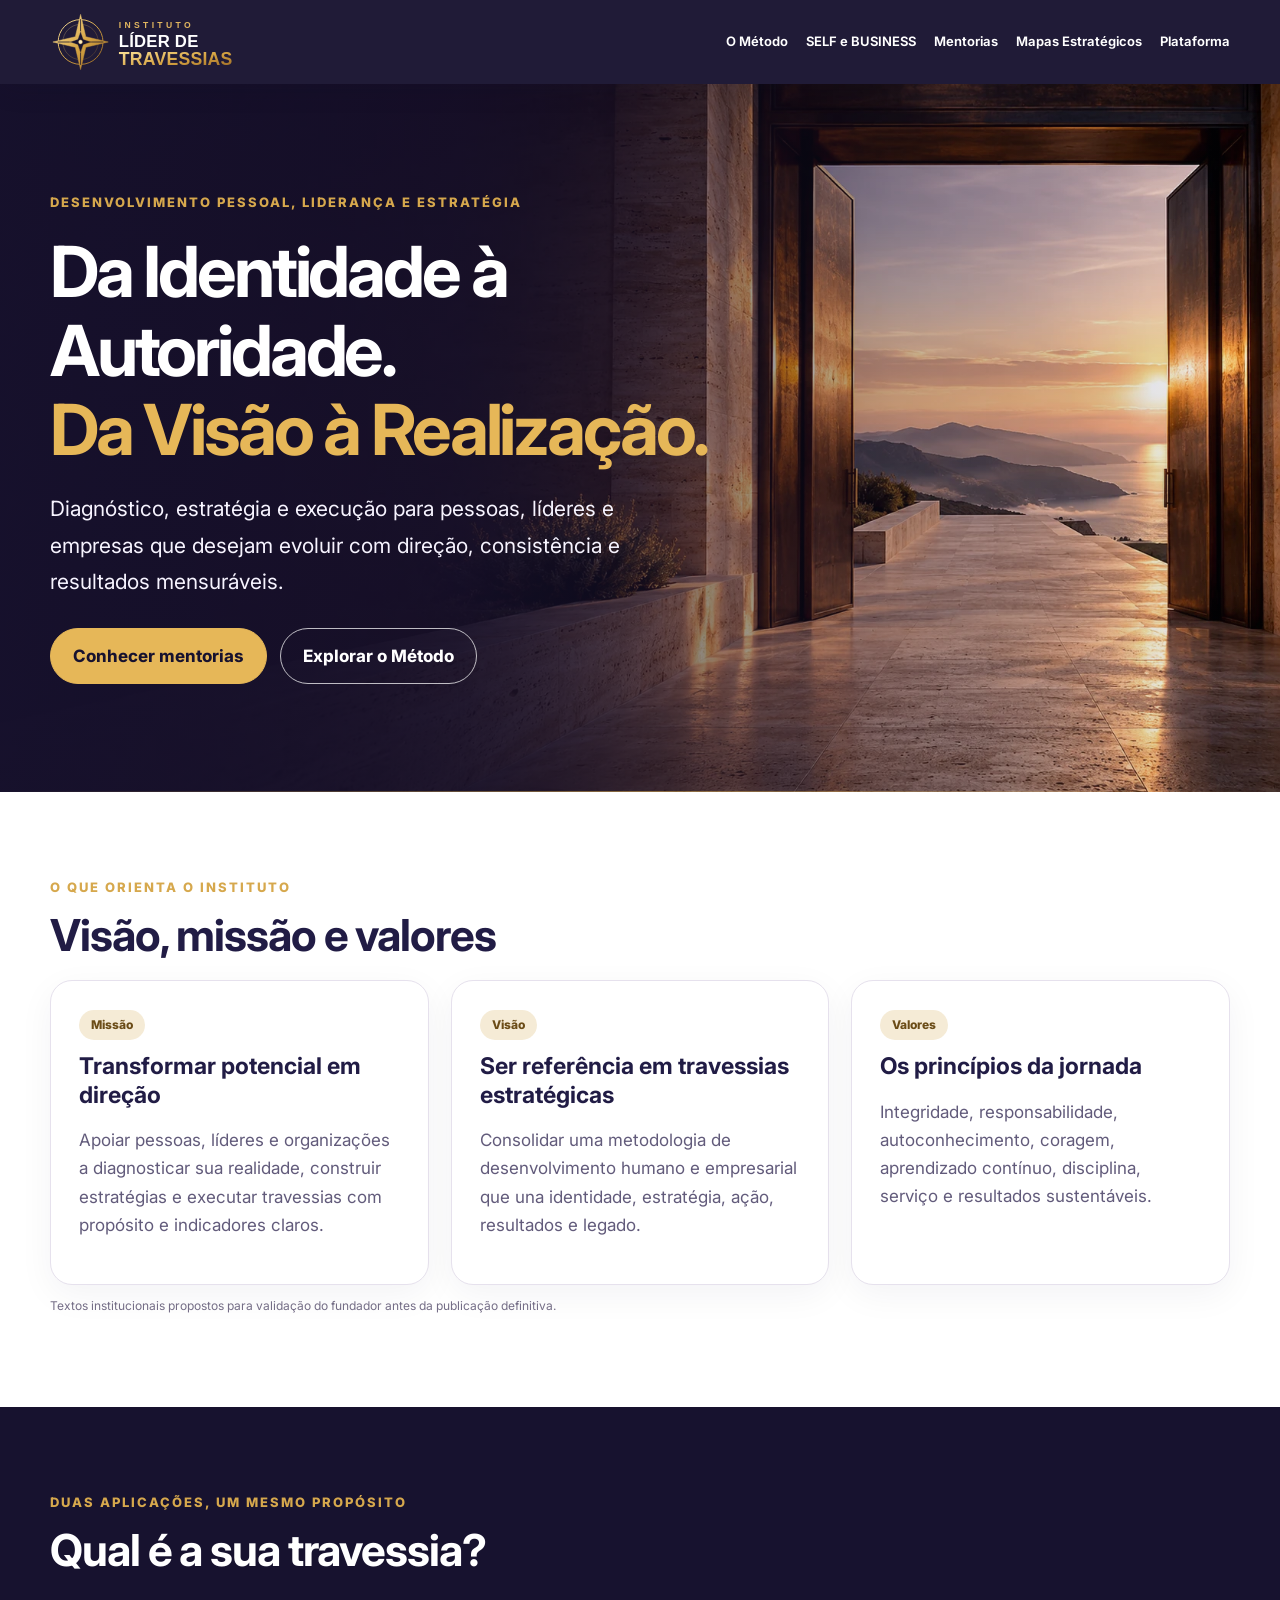
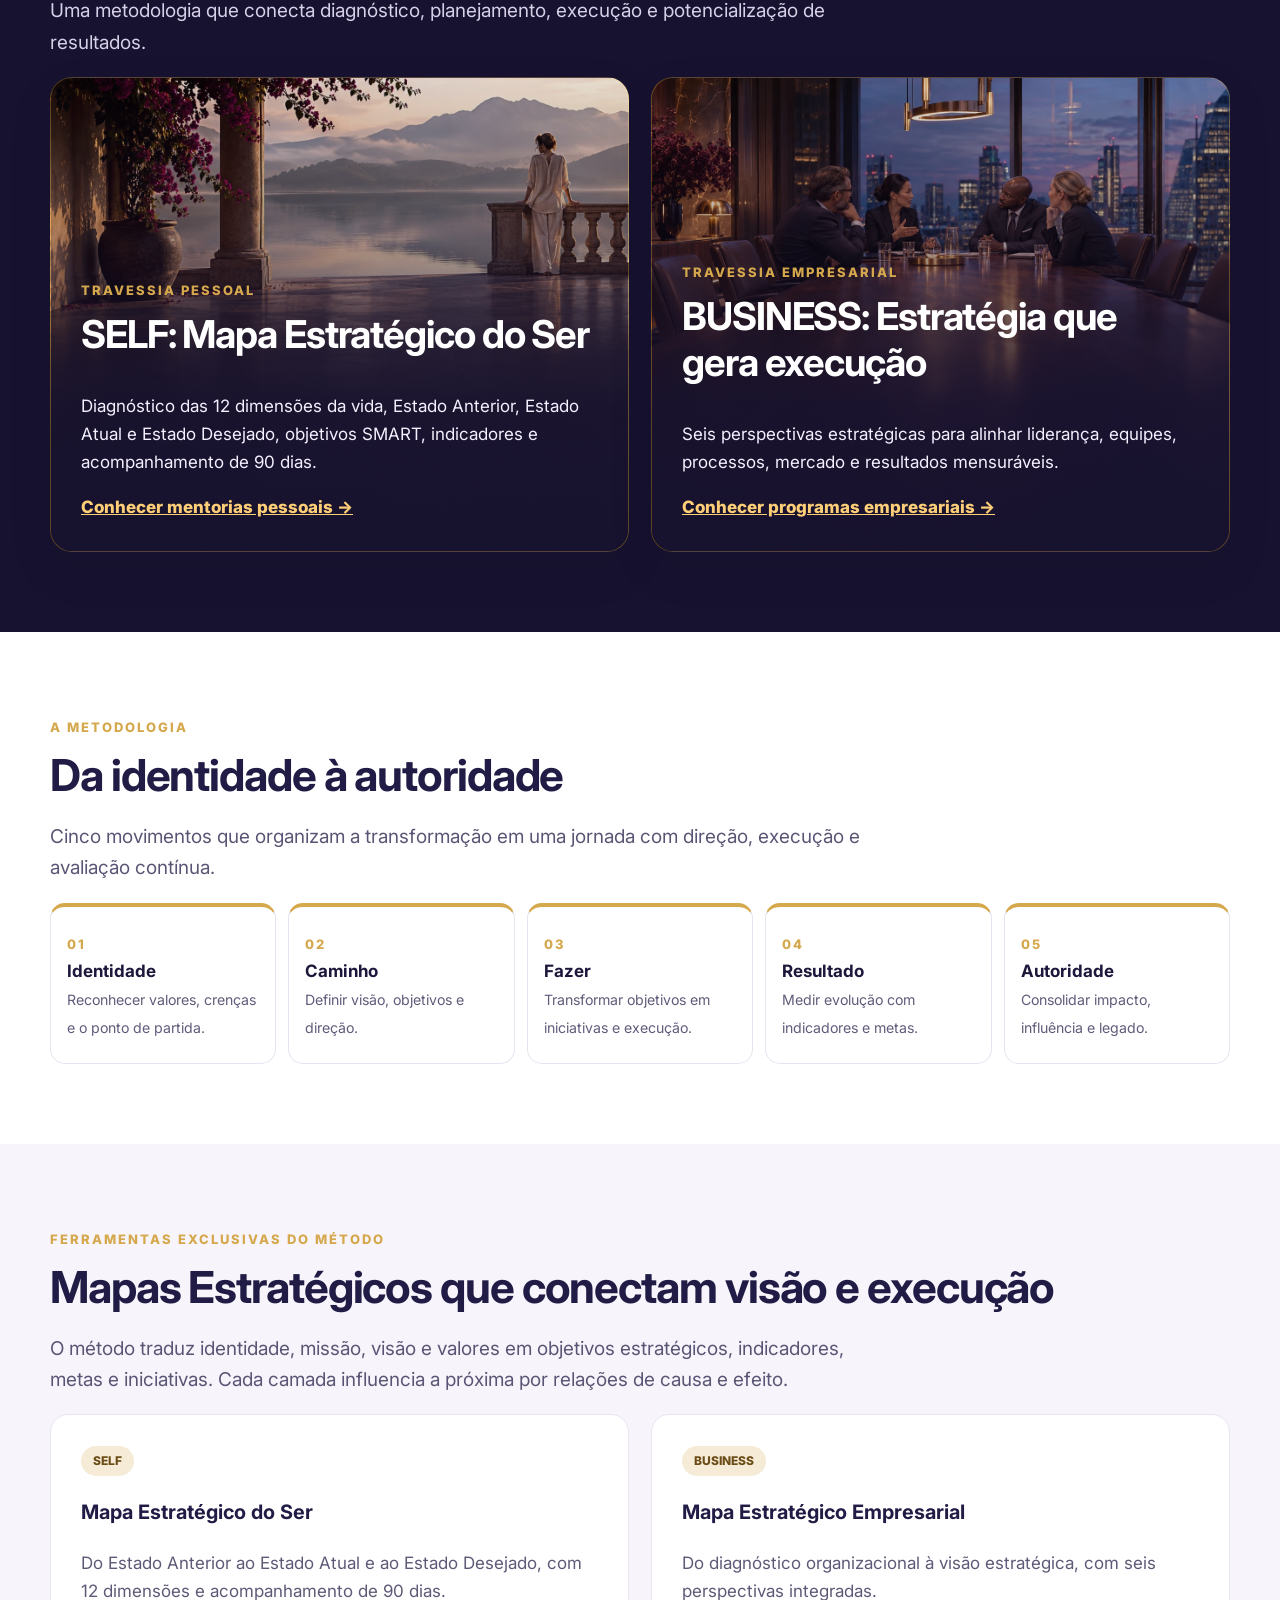
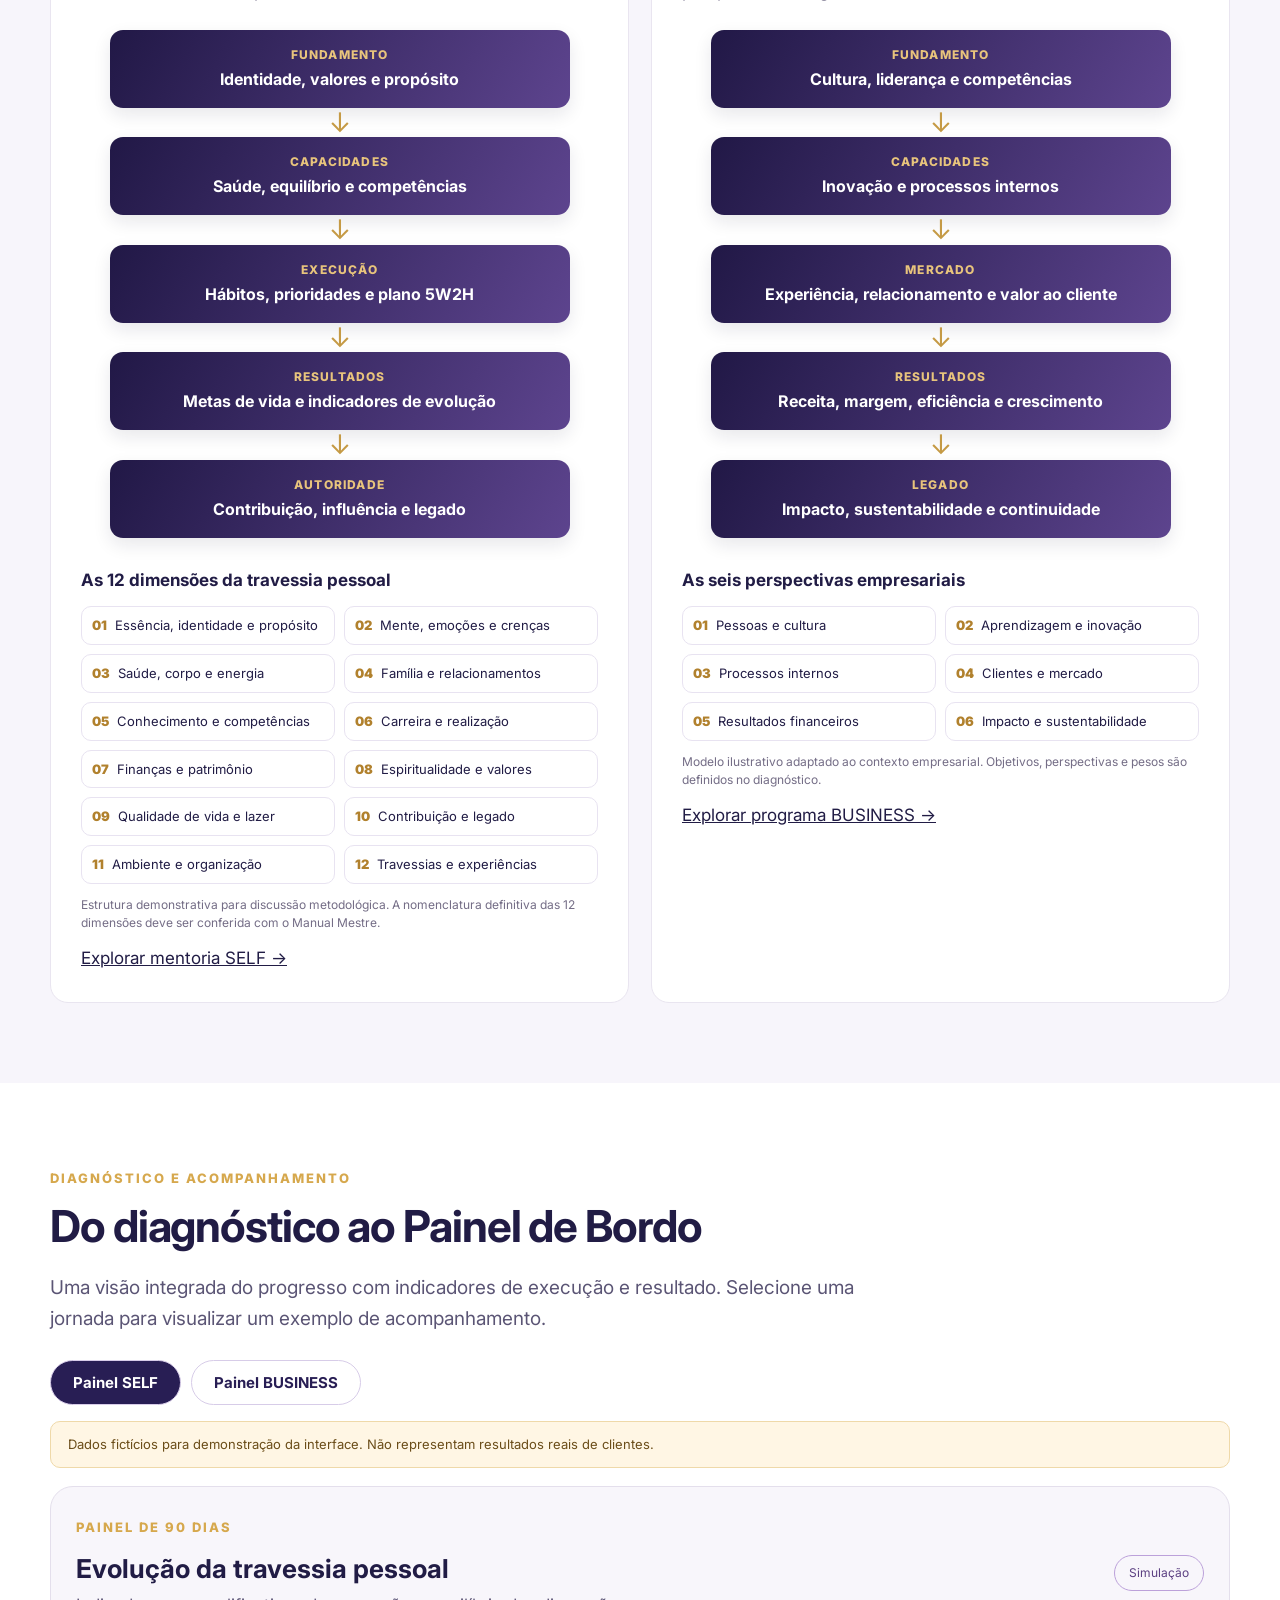
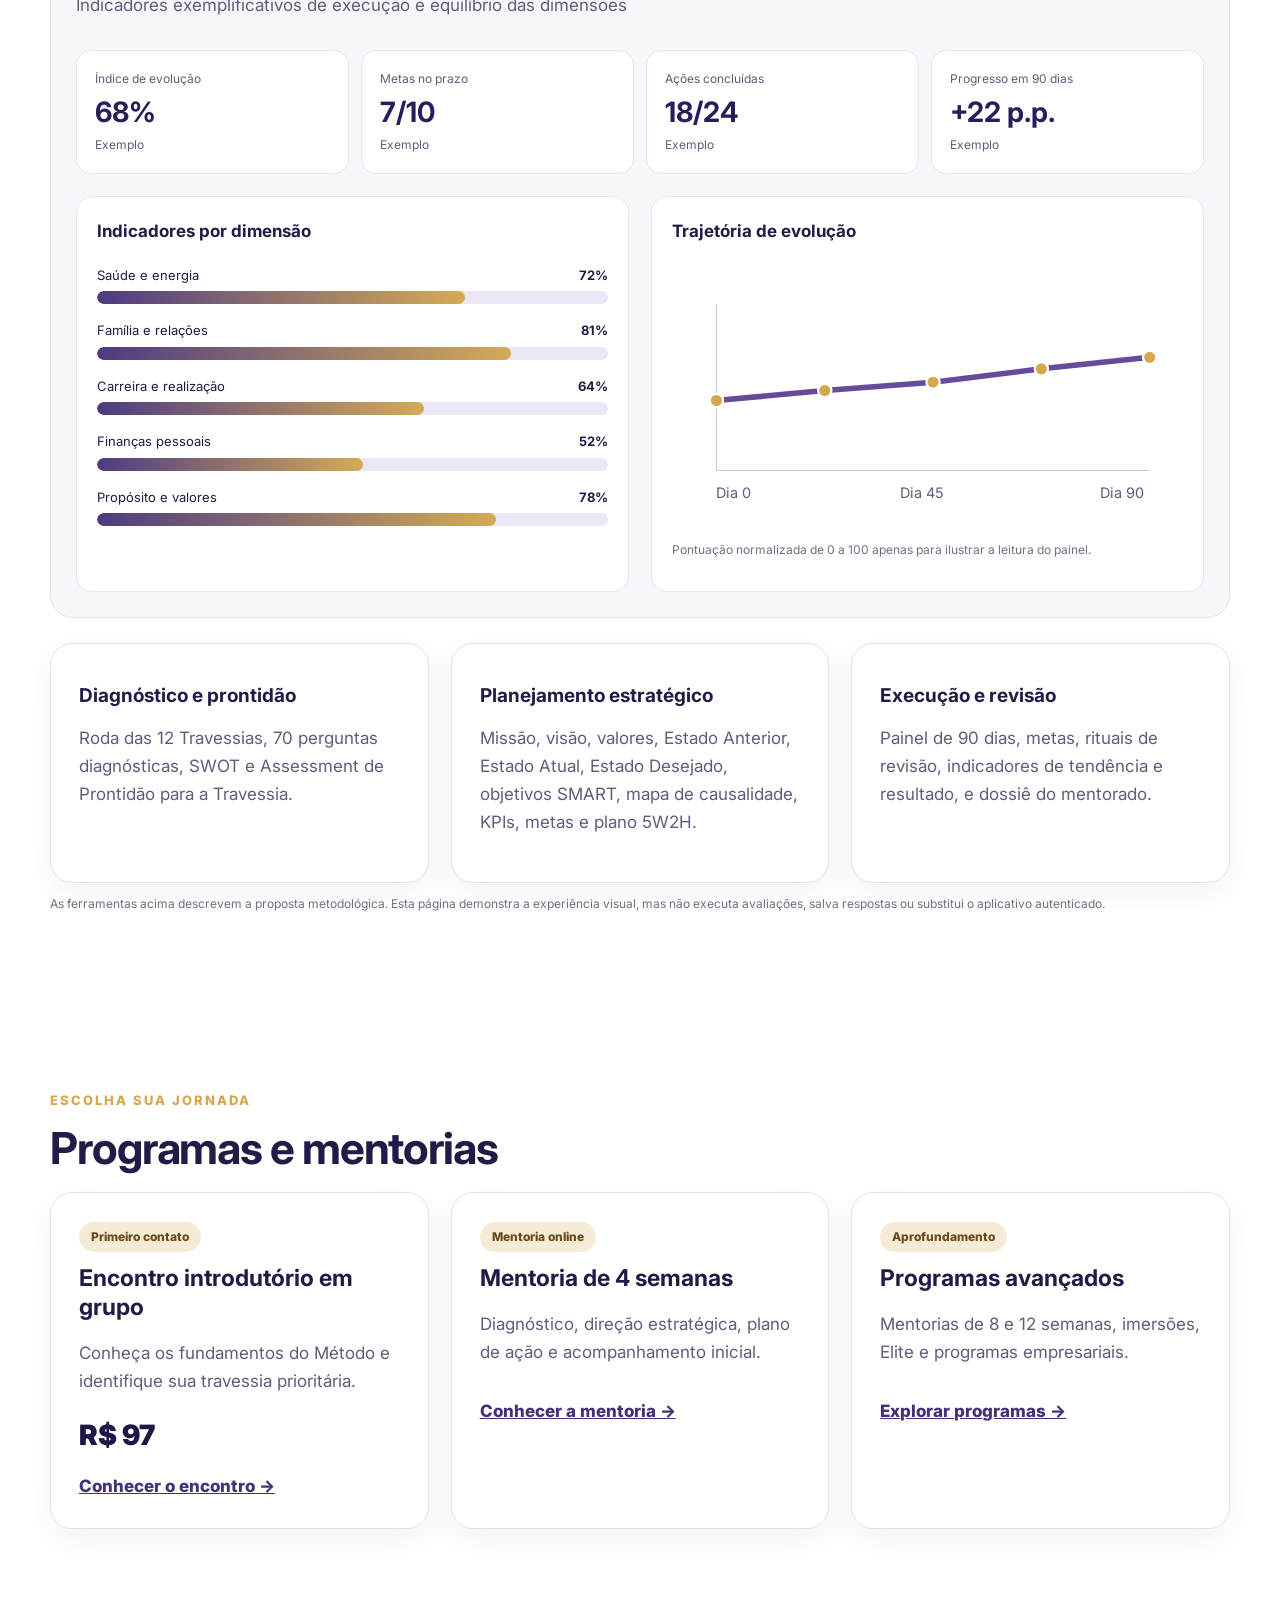
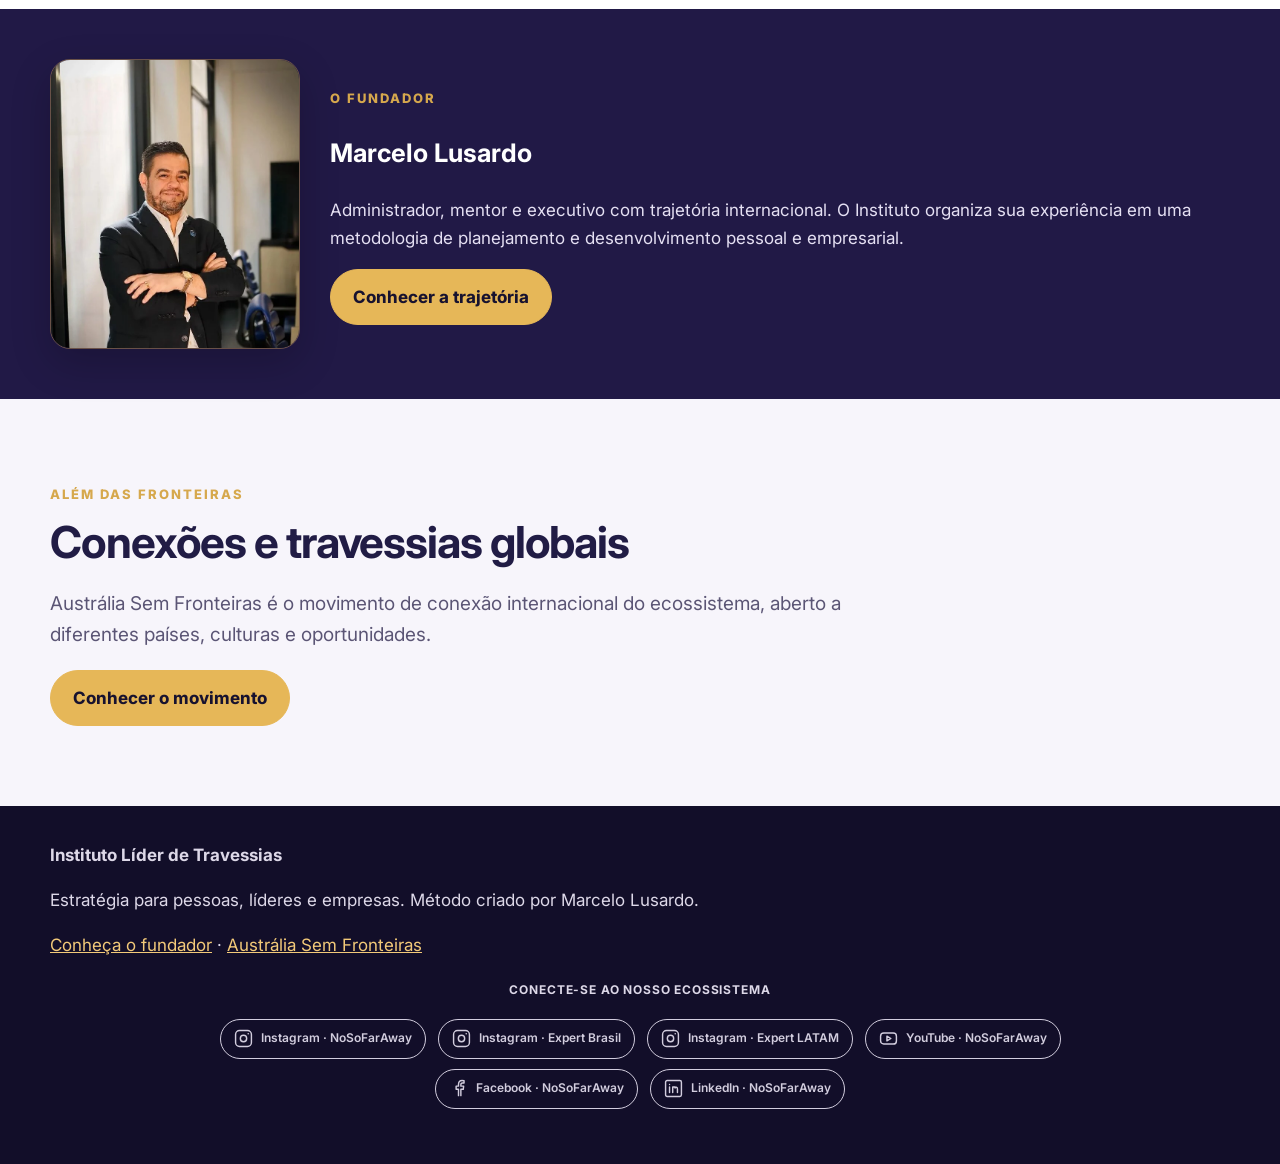
<file: index.html>
<!doctype html><html lang="pt-BR"><head><meta charset="utf-8"><meta name="viewport" content="width=device-width,initial-scale=1"><meta name="robots" content="noindex,nofollow"><title>Instituto Líder de Travessias | Método, Mentorias e Mapas Estratégicos</title><link rel="preconnect" href="https://fonts.googleapis.com"><link href="https://fonts.googleapis.com/css2?family=Inter:wght@400;500;600;700;800;900&display=swap" rel="stylesheet"><link rel="stylesheet" href="assets/site.css"><style id="social-ecosystem-style">.ecosystem-social{display:flex;flex-wrap:wrap;align-items:center;justify-content:center;gap:10px 16px;margin:20px auto;max-width:1050px}.ecosystem-social a{display:inline-flex;align-items:center;min-height:40px;padding:8px 13px;border:1px solid currentColor;border-radius:999px;color:inherit;text-decoration:none;font:600 12px/1.4 Inter,Arial,sans-serif;opacity:.95}.ecosystem-social a:hover,.ecosystem-social a:focus-visible{background:rgba(180,142,78,.18);text-decoration:underline}.ecosystem-social-title{text-align:center;font:700 12px/1.5 Inter,Arial,sans-serif;letter-spacing:.07em;text-transform:uppercase;margin:22px 0 8px}@media(max-width:600px){.ecosystem-social{gap:8px}.ecosystem-social a{font-size:11px;padding:8px 10px}}</style><style id="social-icons-mobile-refinement">.ecosystem-social{gap:10px 12px!important;padding:0 12px}.ecosystem-social a{gap:8px;justify-content:center;white-space:normal;text-align:left;max-width:100%;transition:background .2s,transform .2s}.ecosystem-social-icon{flex:none;display:block}@media(max-width:600px){.ecosystem-social{display:grid!important;grid-template-columns:repeat(2,minmax(0,1fr));width:100%;gap:9px!important;padding:0 6px}.ecosystem-social a{font-size:11px!important;line-height:1.3;padding:9px!important;min-width:0;min-height:54px}.ecosystem-social-icon{width:18px;height:18px}.ecosystem-social-title{padding:0 12px}}</style><style id="cinematic-mobile-crops">@media(max-width:700px){.hero:before{background-position:58% center!important}.photo-card.self{background-position:48% center!important}.photo-card.business{background-position:58% center!important}.photo-card{background-size:cover!important}.photo-card:before{background:linear-gradient(180deg,rgba(19,15,43,.15),rgba(19,15,43,.82))!important}}</style><link rel="stylesheet" href="assets/fotos-vip.css"></head><body><header class="top"><div class="wrap"><a href="index.html"><img class="logo" src="assets/img/logo-instituto.svg" alt="Instituto Líder de Travessias"></a><button class="menu-toggle" onclick="document.querySelector('.nav').classList.toggle('open')">Menu</button><nav class="nav"><a href="index.html#metodo">O Método</a><a href="index.html#jornadas">SELF e BUSINESS</a><a href="mentorias/index.html">Mentorias</a><a href="index.html#mapas">Mapas Estratégicos</a><a href="https://projeto-mentoria-travessias.vercel.app/" target="_blank" rel="noopener">Plataforma</a></nav></div></header><main><section class="hero" id="inicio"><div class="wrap"><div class="eyebrow">Desenvolvimento pessoal, liderança e estratégia</div><h1>Da Identidade à Autoridade.<br><span>Da Visão à Realização.</span></h1><p>Diagnóstico, estratégia e execução para pessoas, líderes e empresas que desejam evoluir com direção, consistência e resultados mensuráveis.</p><div class="actions"><a class="btn" href="mentorias/index.html">Conhecer mentorias</a><a class="btn outline" href="#metodo">Explorar o Método</a></div></div></section>
<section class="section values-section" id="instituto"><div class="wrap"><span class="eyebrow">O que orienta o Instituto</span><h2>Visão, missão e valores</h2><div class="grid three"><article class="card"><span class="pill">Missão</span><h3>Transformar potencial em direção</h3><p>Apoiar pessoas, líderes e organizações a diagnosticar sua realidade, construir estratégias e executar travessias com propósito e indicadores claros.</p></article><article class="card"><span class="pill">Visão</span><h3>Ser referência em travessias estratégicas</h3><p>Consolidar uma metodologia de desenvolvimento humano e empresarial que una identidade, estratégia, ação, resultados e legado.</p></article><article class="card"><span class="pill">Valores</span><h3>Os princípios da jornada</h3><p>Integridade, responsabilidade, autoconhecimento, coragem, aprendizado contínuo, disciplina, serviço e resultados sustentáveis.</p></article></div><p class="disclaimer">Textos institucionais propostos para validação do fundador antes da publicação definitiva.</p></div></section><section class="section dark" id="jornadas"><div class="wrap"><span class="eyebrow">Duas aplicações, um mesmo propósito</span><h2>Qual é a sua travessia?</h2><p class="lead">Uma metodologia que conecta diagnóstico, planejamento, execução e potencialização de resultados.</p><div class="grid two"><article class="photo-card self"><span class="eyebrow">Travessia pessoal</span><h2>SELF: Mapa Estratégico do Ser</h2><p>Diagnóstico das 12 dimensões da vida, Estado Anterior, Estado Atual e Estado Desejado, objetivos SMART, indicadores e acompanhamento de 90 dias.</p><a href="mentorias/index.html#self">Conhecer mentorias pessoais →</a></article><article class="photo-card business"><span class="eyebrow">Travessia empresarial</span><h2>BUSINESS: Estratégia que gera execução</h2><p>Seis perspectivas estratégicas para alinhar liderança, equipes, processos, mercado e resultados mensuráveis.</p><a href="mentorias/index.html#business">Conhecer programas empresariais →</a></article></div></div></section>
<section class="section" id="metodo"><div class="wrap"><span class="eyebrow">A metodologia</span><h2>Da identidade à autoridade</h2><p class="lead">Cinco movimentos que organizam a transformação em uma jornada com direção, execução e avaliação contínua.</p><div class="steps"><div class="step"><span class="eyebrow">01</span><strong>Identidade</strong><small>Reconhecer valores, crenças e o ponto de partida.</small></div><div class="step"><span class="eyebrow">02</span><strong>Caminho</strong><small>Definir visão, objetivos e direção.</small></div><div class="step"><span class="eyebrow">03</span><strong>Fazer</strong><small>Transformar objetivos em iniciativas e execução.</small></div><div class="step"><span class="eyebrow">04</span><strong>Resultado</strong><small>Medir evolução com indicadores e metas.</small></div><div class="step"><span class="eyebrow">05</span><strong>Autoridade</strong><small>Consolidar impacto, influência e legado.</small></div></div></div></section>
<section class="section light" id="mapas"><div class="wrap"><span class="eyebrow">Ferramentas exclusivas do Método</span><h2>Mapas Estratégicos que conectam visão e execução</h2><p class="lead">O método traduz identidade, missão, visão e valores em objetivos estratégicos, indicadores, metas e iniciativas. Cada camada influencia a próxima por relações de causa e efeito.</p><div class="grid two"><article class="map enhanced"><span class="pill">SELF</span><h3>Mapa Estratégico do Ser</h3><p class="muted">Do Estado Anterior ao Estado Atual e ao Estado Desejado, com 12 dimensões e acompanhamento de 90 dias.</p><div class="strategy-flow"><div class="flow-node"><small>Fundamento</small><strong>Identidade, valores e propósito</strong></div><div class="flow-arrow" aria-hidden="true">↓</div><div class="flow-node"><small>Capacidades</small><strong>Saúde, equilíbrio e competências</strong></div><div class="flow-arrow" aria-hidden="true">↓</div><div class="flow-node"><small>Execução</small><strong>Hábitos, prioridades e plano 5W2H</strong></div><div class="flow-arrow" aria-hidden="true">↓</div><div class="flow-node"><small>Resultados</small><strong>Metas de vida e indicadores de evolução</strong></div><div class="flow-arrow" aria-hidden="true">↓</div><div class="flow-node"><small>Autoridade</small><strong>Contribuição, influência e legado</strong></div></div><h4>As 12 dimensões da travessia pessoal</h4><div class="dimensions"><div class="dimension"><span>01</span>Essência, identidade e propósito</div><div class="dimension"><span>02</span>Mente, emoções e crenças</div><div class="dimension"><span>03</span>Saúde, corpo e energia</div><div class="dimension"><span>04</span>Família e relacionamentos</div><div class="dimension"><span>05</span>Conhecimento e competências</div><div class="dimension"><span>06</span>Carreira e realização</div><div class="dimension"><span>07</span>Finanças e patrimônio</div><div class="dimension"><span>08</span>Espiritualidade e valores</div><div class="dimension"><span>09</span>Qualidade de vida e lazer</div><div class="dimension"><span>10</span>Contribuição e legado</div><div class="dimension"><span>11</span>Ambiente e organização</div><div class="dimension"><span>12</span>Travessias e experiências</div></div><p class="disclaimer">Estrutura demonstrativa para discussão metodológica. A nomenclatura definitiva das 12 dimensões deve ser conferida com o Manual Mestre.</p><a class="link" href="mentorias/index.html#self">Explorar mentoria SELF →</a></article><article class="map enhanced"><span class="pill">BUSINESS</span><h3>Mapa Estratégico Empresarial</h3><p class="muted">Do diagnóstico organizacional à visão estratégica, com seis perspectivas integradas.</p><div class="strategy-flow"><div class="flow-node"><small>Fundamento</small><strong>Cultura, liderança e competências</strong></div><div class="flow-arrow" aria-hidden="true">↓</div><div class="flow-node"><small>Capacidades</small><strong>Inovação e processos internos</strong></div><div class="flow-arrow" aria-hidden="true">↓</div><div class="flow-node"><small>Mercado</small><strong>Experiência, relacionamento e valor ao cliente</strong></div><div class="flow-arrow" aria-hidden="true">↓</div><div class="flow-node"><small>Resultados</small><strong>Receita, margem, eficiência e crescimento</strong></div><div class="flow-arrow" aria-hidden="true">↓</div><div class="flow-node"><small>Legado</small><strong>Impacto, sustentabilidade e continuidade</strong></div></div><h4>As seis perspectivas empresariais</h4><div class="dimensions"><div class="dimension"><span>01</span>Pessoas e cultura</div><div class="dimension"><span>02</span>Aprendizagem e inovação</div><div class="dimension"><span>03</span>Processos internos</div><div class="dimension"><span>04</span>Clientes e mercado</div><div class="dimension"><span>05</span>Resultados financeiros</div><div class="dimension"><span>06</span>Impacto e sustentabilidade</div></div><p class="disclaimer">Modelo ilustrativo adaptado ao contexto empresarial. Objetivos, perspectivas e pesos são definidos no diagnóstico.</p><a class="link" href="mentorias/index.html#business">Explorar programa BUSINESS →</a></article></div></div></section>
<section class="section" id="ferramentas"><div class="wrap"><span class="eyebrow">Diagnóstico e acompanhamento</span><h2>Do diagnóstico ao Painel de Bordo</h2><p class="lead">Uma visão integrada do progresso com indicadores de execução e resultado. Selecione uma jornada para visualizar um exemplo de acompanhamento.</p><div class="tool-tabs" role="group" aria-label="Escolher jornada"><button type="button" class="tool-tab active" data-model="self" aria-pressed="true">Painel SELF</button><button type="button" class="tool-tab" data-model="business" aria-pressed="false">Painel BUSINESS</button></div><div class="demo-banner">Dados fictícios para demonstração da interface. Não representam resultados reais de clientes.</div><div class="dashboard"><div class="dashboard-head"><div><span class="eyebrow">Painel de 90 dias</span><h3 id="dash-title">Evolução da travessia pessoal</h3><p id="dash-sub">Indicadores exemplificativos de execução e equilíbrio das dimensões</p></div><div class="dashboard-tag">Simulação</div></div><div class="kpis"><div class="kpi"><small id="kpi1-label">Índice de evolução</small><strong id="kpi1">68%</strong><span>Exemplo</span></div><div class="kpi"><small id="kpi2-label">Metas no prazo</small><strong id="kpi2">7/10</strong><span>Exemplo</span></div><div class="kpi"><small id="kpi3-label">Ações concluídas</small><strong id="kpi3">18/24</strong><span>Exemplo</span></div><div class="kpi"><small id="kpi4-label">Progresso em 90 dias</small><strong id="kpi4">+22 p.p.</strong><span>Exemplo</span></div></div><div class="grid two"><div class="chart-card"><h4>Indicadores por dimensão</h4><div id="bars" class="bars" aria-label="Gráfico de barras demonstrativo"></div></div><div class="chart-card"><h4>Trajetória de evolução</h4><svg id="trend" viewBox="0 0 460 230" role="img" aria-label="Gráfico demonstrativo de evolução em 90 dias"><line x1="40" y1="185" x2="430" y2="185" stroke="#ccc5dd"/><line x1="40" y1="35" x2="40" y2="185" stroke="#ccc5dd"/><g id="trend-data"></g><text x="40" y="210" font-size="13" fill="#625b7b">Dia 0</text><text x="205" y="210" font-size="13" fill="#625b7b">Dia 45</text><text x="385" y="210" font-size="13" fill="#625b7b">Dia 90</text></svg><p class="disclaimer">Pontuação normalizada de 0 a 100 apenas para ilustrar a leitura do painel.</p></div></div></div><div class="grid three tool-grid"><article class="card"><h3>Diagnóstico e prontidão</h3><p>Roda das 12 Travessias, 70 perguntas diagnósticas, SWOT e Assessment de Prontidão para a Travessia.</p></article><article class="card"><h3>Planejamento estratégico</h3><p>Missão, visão, valores, Estado Anterior, Estado Atual, Estado Desejado, objetivos SMART, mapa de causalidade, KPIs, metas e plano 5W2H.</p></article><article class="card"><h3>Execução e revisão</h3><p>Painel de 90 dias, metas, rituais de revisão, indicadores de tendência e resultado, e dossiê do mentorado.</p></article></div><p class="disclaimer">As ferramentas acima descrevem a proposta metodológica. Esta página demonstra a experiência visual, mas não executa avaliações, salva respostas ou substitui o aplicativo autenticado.</p></div></section><section class="section" id="programas"><div class="wrap"><span class="eyebrow">Escolha sua jornada</span><h2>Programas e mentorias</h2><div class="grid three"><article class="card"><span class="pill">Primeiro contato</span><h3>Encontro introdutório em grupo</h3><p>Conheça os fundamentos do Método e identifique sua travessia prioritária.</p><div class="price">R$ 97</div><a class="link" href="mentorias/index.html#introdutorio">Conhecer o encontro →</a></article><article class="card"><span class="pill">Mentoria online</span><h3>Mentoria de 4 semanas</h3><p>Diagnóstico, direção estratégica, plano de ação e acompanhamento inicial.</p><a class="link" href="mentoria-4-semanas/index.html">Conhecer a mentoria →</a></article><article class="card"><span class="pill">Aprofundamento</span><h3>Programas avançados</h3><p>Mentorias de 8 e 12 semanas, imersões, Elite e programas empresariais.</p><a class="link" href="mentorias/index.html#avancados">Explorar programas →</a></article></div></div></section>
<section class="band"><div class="wrap mentor"><img src="assets/img/mentor-vip.webp" alt="Marcelo Lusardo, fundador do Instituto"><div><span class="eyebrow">O fundador</span><h2>Marcelo Lusardo</h2><p>Administrador, mentor e executivo com trajetória internacional. O Instituto organiza sua experiência em uma metodologia de planejamento e desenvolvimento pessoal e empresarial.</p><a class="btn" href="https://www.marcelolusardo.com.br/">Conhecer a trajetória</a></div></div></section>
<section class="section light"><div class="wrap"><span class="eyebrow">Além das fronteiras</span><h2>Conexões e travessias globais</h2><p class="lead">Austrália Sem Fronteiras é o movimento de conexão internacional do ecossistema, aberto a diferentes países, culturas e oportunidades.</p><a class="btn" href="https://www.australiasemfronteiras.com.br/">Conhecer o movimento</a></div></section></main><footer class="foot"><div class="wrap"><strong>Instituto Líder de Travessias</strong><p>Estratégia para pessoas, líderes e empresas. Método criado por Marcelo Lusardo.</p><a href="https://www.marcelolusardo.com.br/">Conheça o fundador</a> · <a href="https://www.australiasemfronteiras.com.br/">Austrália Sem Fronteiras</a></div><div class="ecosystem-social-title">Conecte-se ao nosso ecossistema</div><nav class="ecosystem-social" aria-label="Redes sociais do ecossistema"><a href="https://www.instagram.com/nsfa_br/" target="_blank" rel="noopener noreferrer"><svg class="ecosystem-social-icon" viewBox="0 0 24 24" width="19" height="19" fill="none" stroke="currentColor" stroke-width="1.8" stroke-linecap="round" stroke-linejoin="round" aria-hidden="true"><rect x="2" y="2" width="20" height="20" rx="5"/><circle cx="12" cy="12" r="4"/><circle cx="18" cy="6" r="1" fill="currentColor" stroke="none"/></svg><span>Instagram · NoSoFarAway</span></a><a href="https://www.instagram.com/experteducationbr/" target="_blank" rel="noopener noreferrer"><svg class="ecosystem-social-icon" viewBox="0 0 24 24" width="19" height="19" fill="none" stroke="currentColor" stroke-width="1.8" stroke-linecap="round" stroke-linejoin="round" aria-hidden="true"><rect x="2" y="2" width="20" height="20" rx="5"/><circle cx="12" cy="12" r="4"/><circle cx="18" cy="6" r="1" fill="currentColor" stroke="none"/></svg><span>Instagram · Expert Brasil</span></a><a href="https://www.instagram.com/expertedu.latam/" target="_blank" rel="noopener noreferrer"><svg class="ecosystem-social-icon" viewBox="0 0 24 24" width="19" height="19" fill="none" stroke="currentColor" stroke-width="1.8" stroke-linecap="round" stroke-linejoin="round" aria-hidden="true"><rect x="2" y="2" width="20" height="20" rx="5"/><circle cx="12" cy="12" r="4"/><circle cx="18" cy="6" r="1" fill="currentColor" stroke="none"/></svg><span>Instagram · Expert LATAM</span></a><a href="https://www.youtube.com/@nsfa_br/videos" target="_blank" rel="noopener noreferrer"><svg class="ecosystem-social-icon" viewBox="0 0 24 24" width="19" height="19" fill="none" stroke="currentColor" stroke-width="1.8" stroke-linecap="round" stroke-linejoin="round" aria-hidden="true"><rect x="2" y="5" width="20" height="14" rx="4"/><path d="m10 9 5 3-5 3z"/></svg><span>YouTube · NoSoFarAway</span></a><a href="https://www.facebook.com/nsfabr" target="_blank" rel="noopener noreferrer"><svg class="ecosystem-social-icon" viewBox="0 0 24 24" width="19" height="19" fill="none" stroke="currentColor" stroke-width="1.8" stroke-linecap="round" stroke-linejoin="round" aria-hidden="true"><path d="M15 21v-8h3l.5-4H15V7c0-1.1.4-2 2-2h2V2.2A20 20 0 0 0 16.5 2C13.5 2 12 3.8 12 7v2H9v4h3v8"/></svg><span>Facebook · NoSoFarAway</span></a><a href="https://www.linkedin.com/company/nsfabr" target="_blank" rel="noopener noreferrer"><svg class="ecosystem-social-icon" viewBox="0 0 24 24" width="19" height="19" fill="none" stroke="currentColor" stroke-width="1.8" stroke-linecap="round" stroke-linejoin="round" aria-hidden="true"><rect x="2" y="2" width="20" height="20" rx="2"/><path d="M7 10v7M7 7v.1M11 17v-7h3v1.3c.5-1 3-1.8 3 1.4V17"/></svg><span>LinkedIn · NoSoFarAway</span></a></nav></footer><script>
(function(){
 const sets={self:{title:'Evolução da travessia pessoal',sub:'Indicadores exemplificativos de execução e equilíbrio das dimensões',labels:['Índice de evolução','Metas no prazo','Ações concluídas','Progresso em 90 dias'],values:['68%','7/10','18/24','+22 p.p.'],bars:[['Saúde e energia',72],['Família e relações',81],['Carreira e realização',64],['Finanças pessoais',52],['Propósito e valores',78]],trend:[42,48,53,61,68]},business:{title:'Evolução da travessia empresarial',sub:'Indicadores exemplificativos de gestão e execução estratégica',labels:['Execução do plano','Objetivos no prazo','Iniciativas concluídas','Evolução de eficiência'],values:['74%','9/12','22/30','+16 p.p.'],bars:[['Pessoas e cultura',70],['Processos internos',61],['Clientes e mercado',79],['Resultados financeiros',66],['Inovação',55]],trend:[47,54,59,66,74]}};
 function render(kind){const d=sets[kind];document.getElementById('dash-title').textContent=d.title;document.getElementById('dash-sub').textContent=d.sub;for(let i=1;i<=4;i++){document.getElementById('kpi'+i+'-label').textContent=d.labels[i-1];document.getElementById('kpi'+i).textContent=d.values[i-1]};document.getElementById('bars').innerHTML=d.bars.map(([name,val])=>'<div><div class="bar-label"><span>'+name+'</span><strong>'+val+'%</strong></div><div class="bar-track"><div class="bar-fill" style="width:'+val+'%"></div></div></div>').join('');const points=d.trend.map((v,i)=>(40+i*97.5)+','+(185-v*1.5)).join(' ');document.getElementById('trend-data').innerHTML='<polyline points="'+points+'" fill="none" stroke="#654c9a" stroke-width="5" stroke-linejoin="round" stroke-linecap="round"/>'+d.trend.map((v,i)=>'<circle cx="'+(40+i*97.5)+'" cy="'+(185-v*1.5)+'" r="6" fill="#d6a84d" stroke="#fff" stroke-width="2"/>').join('');document.querySelectorAll('.tool-tab').forEach(b=>{const active=b.dataset.model===kind;b.classList.toggle('active',active);b.setAttribute('aria-pressed',active?'true':'false')})}
 document.querySelectorAll('.tool-tab').forEach(b=>b.addEventListener('click',()=>render(b.dataset.model)));render('self');
})();
</script></body></html>
</file>
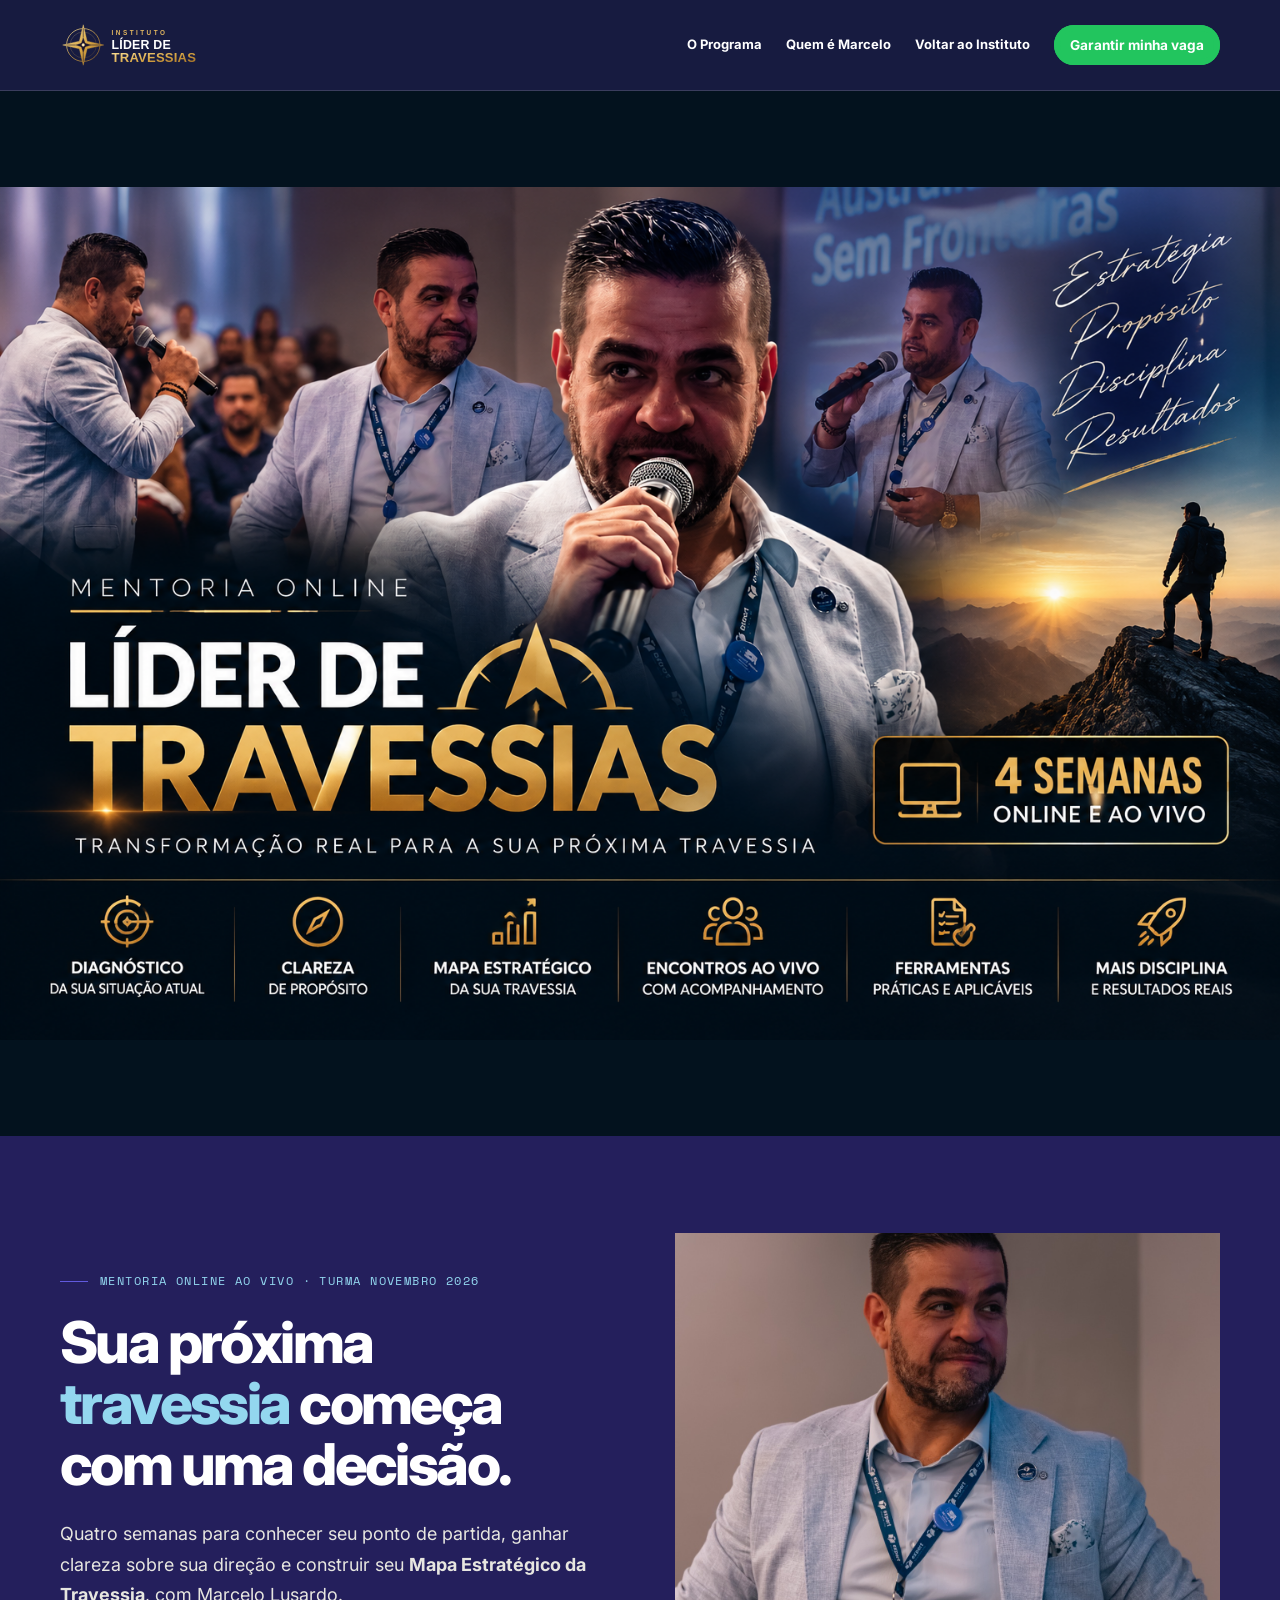
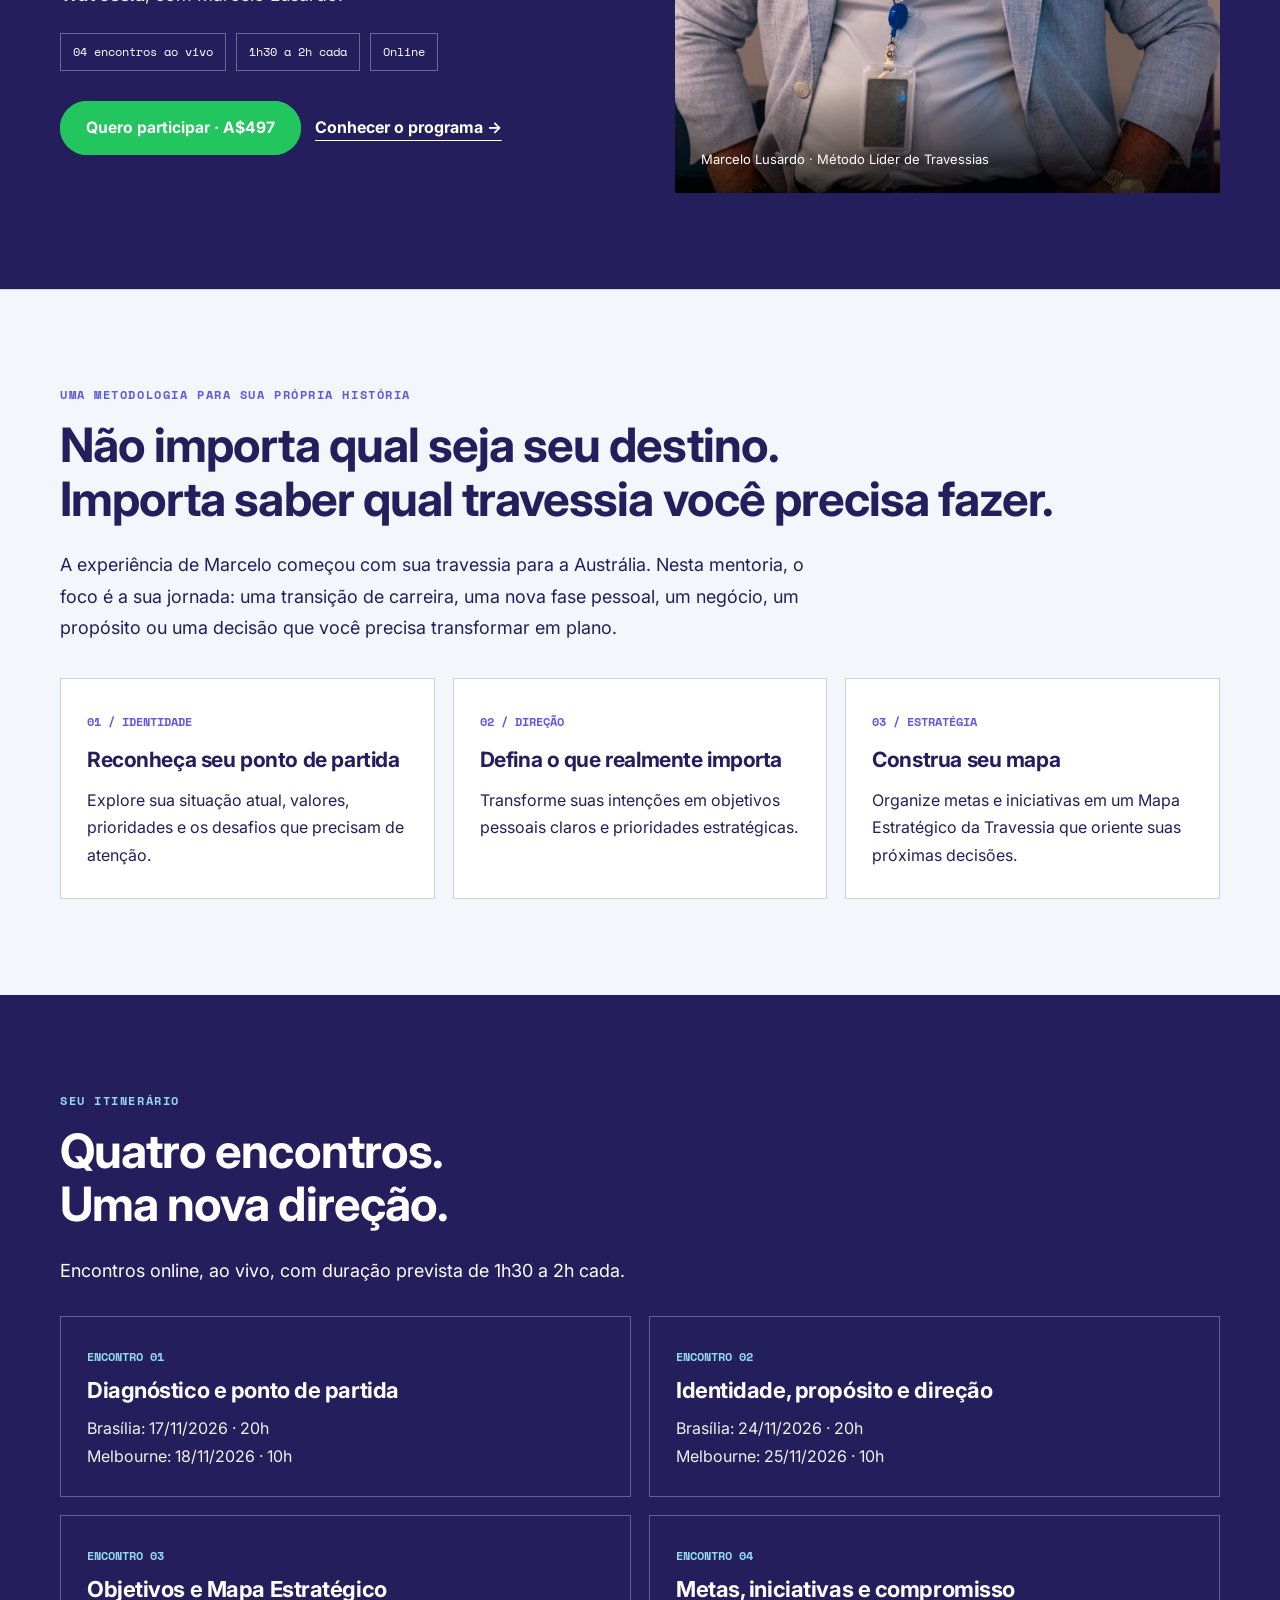
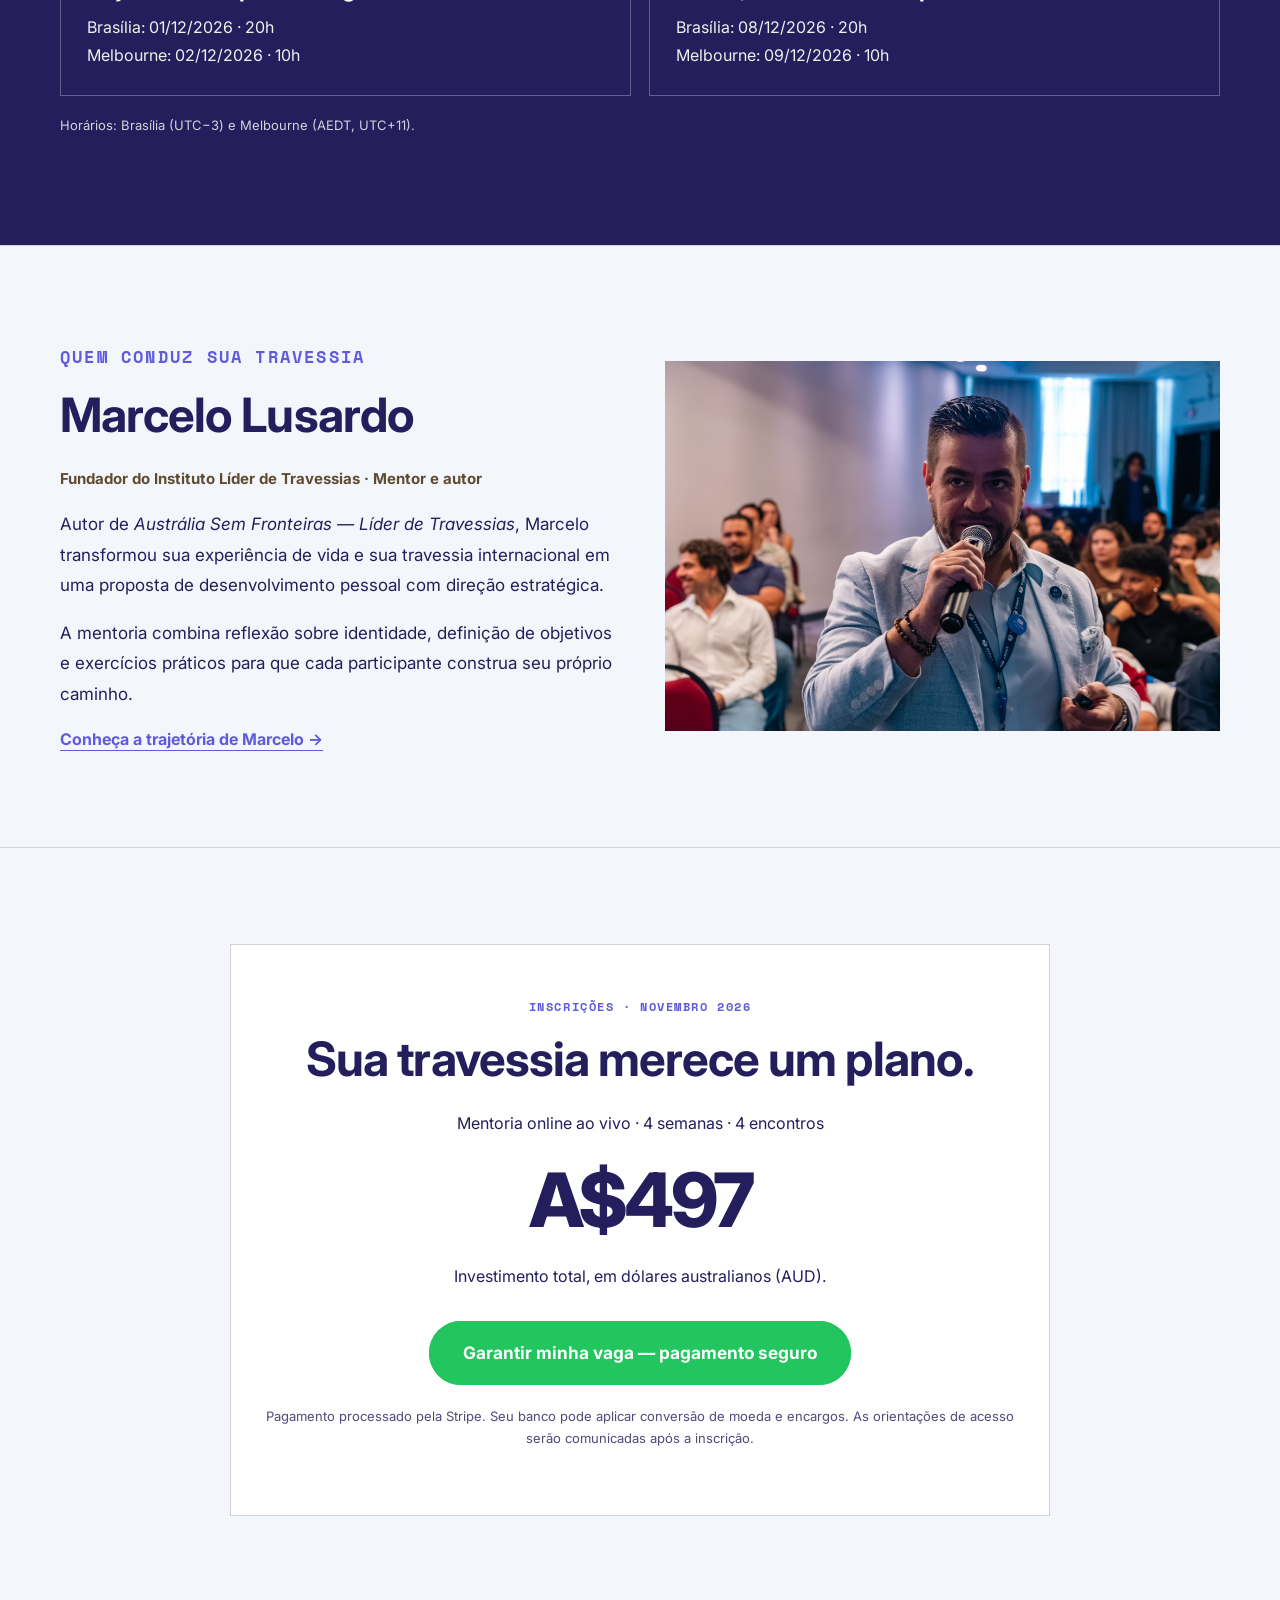
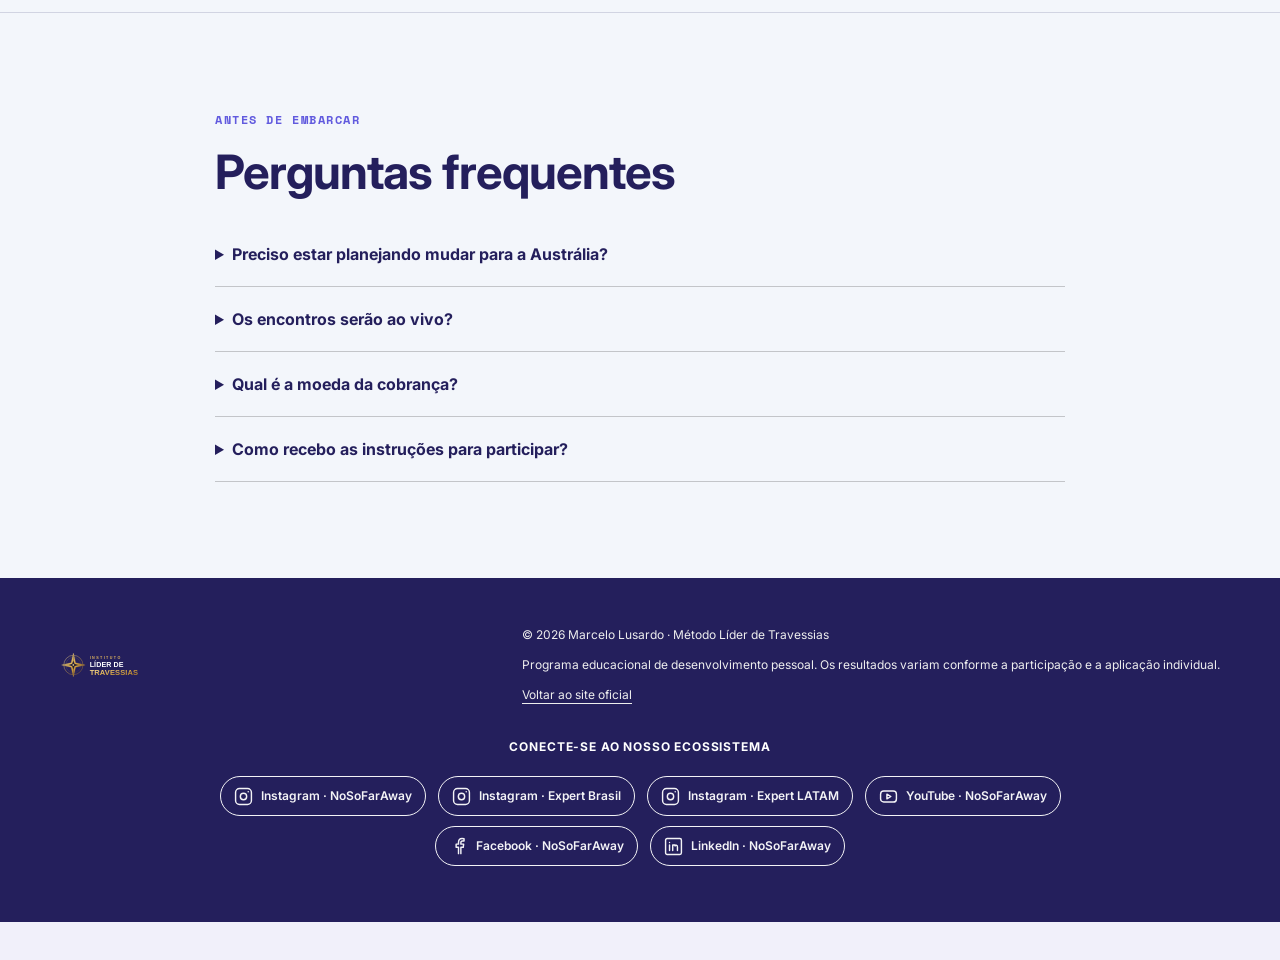
<file: mentoria-4-semanas/index.html>
<!DOCTYPE html>
<html lang="pt-BR">
<head>
<meta charset="UTF-8"><meta name="viewport" content="width=device-width, initial-scale=1.0">
<title>Mentoria Líder de Travessias — 4 Semanas | Marcelo Lusardo</title>
<meta name="description" content="Mentoria online ao vivo com Marcelo Lusardo: quatro encontros para construir sua direção, seus objetivos e seu Mapa Estratégico da Travessia.">
<link rel="canonical" href="https://liderdetravessias.com.br/mentoria-4-semanas/">
<link rel="preconnect" href="https://fonts.googleapis.com"><link rel="preconnect" href="https://fonts.gstatic.com" crossorigin>
<link href="https://fonts.googleapis.com/css2?family=Inter:wght@400;500;600;700;800&family=Space+Mono:wght@400;700&display=swap" rel="stylesheet">
<!-- Mesmas folhas de estilo do site principal; caminhos absolutos são essenciais na subpasta. -->
<link rel="stylesheet" href="/assets/css/style.css">
<link rel="stylesheet" href="/assets/css/style-v2.css">
<link rel="stylesheet" href="/assets/css/style-v2-brand.css">
<style>
/* Complementos exclusivos desta LP; paleta herdada do site principal. */
:root{--lp-ink:var(--ink,#182d35);--lp-paper:var(--paper,#f6f3ec);--lp-gold:var(--gold,#b78d4e);--lp-rust:var(--rust,#b35d43)}
*{box-sizing:border-box}html{scroll-behavior:smooth;scroll-padding-top:110px}body.v2.v2-brand.v2-site{margin:0;font-family:Inter,sans-serif} .lt-wrap{width:min(1160px,calc(100% - 44px));margin:auto}
.lt-header{background:#171b40;border-bottom:1px solid rgba(255,255,255,.15);position:sticky;top:0;z-index:1000}.lt-header__inner{min-height:90px;display:flex;align-items:center;justify-content:space-between;gap:24px}.lt-logo{display:block;max-width:235px;width:100%;height:auto;max-height:80px;object-fit:contain;object-position:left}.lt-header__links{display:flex;align-items:center;gap:24px}.lt-header__links>a:not(.btn){white-space:nowrap}.lt-mobile-nav{display:none}.lt-mobile-nav summary{list-style:none;cursor:pointer;color:#fff;border:1px solid #ffffff66;border-radius:8px;padding:10px 12px;font-weight:700;font-size:13px}.lt-mobile-nav summary::-webkit-details-marker{display:none}.lt-mobile-nav[open] summary{border-color:var(--lp-gold)}.lt-mobile-nav__panel{position:absolute;right:22px;top:calc(100% - 1px);width:min(300px,calc(100vw - 44px));background:#171b40;border:1px solid #ffffff33;box-shadow:0 18px 35px #0005;padding:12px;display:flex;flex-direction:column;gap:2px;z-index:10}.lt-mobile-nav__panel a{display:block;padding:13px 12px;color:#fff;text-decoration:none;font-size:14px;font-weight:700}.lt-mobile-nav__panel a:hover,.lt-mobile-nav__panel a:focus-visible{background:#ffffff18}.lt-mentor__credential{font-size:15px!important;color:#5e4b30;font-weight:700}.lt-header__links>a:not(.btn){font-size:13px;color:#fff;text-decoration:none;font-weight:700}
.lt-hero{background:var(--lp-ink);color:#fff;padding:76px 0 88px}.lt-hero__grid{display:grid;grid-template-columns:1fr 1fr;gap:6%;align-items:center}.lt-hero .eyebrow{font-family:'Space Mono',monospace;text-transform:uppercase;letter-spacing:.12em;font-size:12px}.lt-hero h1{color:#fff;font-size:clamp(39px,4.5vw,68px);line-height:1.06;letter-spacing:-.045em;margin:18px 0 24px;font-weight:800}.lt-hero h1 em{font-style:normal;color:var(--lp-gold)}.lt-hero__lead{font-size:18px;line-height:1.7;color:#e7e6e0;max-width:610px}.lt-actions{display:flex;gap:14px;align-items:center;flex-wrap:wrap;margin-top:30px}.lt-hero__photo{margin:0;position:relative;min-height:420px;background:#31424a;overflow:hidden}.lt-hero__photo img{display:block;width:100%;height:100%;min-height:420px;max-height:560px;object-fit:cover;object-position:center}.lt-hero__photo figcaption{position:absolute;bottom:0;left:0;right:0;background:linear-gradient(transparent,rgba(0,0,0,.78));padding:65px 26px 24px;color:#fff;font-size:13px}.lt-facts{display:flex;flex-wrap:wrap;gap:10px;margin-top:22px}.lt-facts span{border:1px solid #ffffff55;padding:9px 12px;font-size:12px;font-family:'Space Mono',monospace}
.lt-section{padding:88px 0}.lt-section--paper{background:var(--lp-paper);color:var(--lp-ink)}.lt-section--ink{background:var(--lp-ink);color:#fff}.lt-section--ink .lt-title{color:#fff}.lt-eyebrow{font:700 12px 'Space Mono',monospace;text-transform:uppercase;letter-spacing:.13em;color:var(--lp-rust);margin:0 0 15px}.lt-section--ink .lt-eyebrow{color:var(--lp-gold)}.lt-title{font-size:clamp(31px,3.7vw,50px);line-height:1.13;letter-spacing:-.035em;margin:0 0 24px;font-weight:800;color:var(--lp-ink)}.lt-lead{font-size:18px;line-height:1.75;max-width:780px}.lt-grid3{display:grid;grid-template-columns:repeat(3,1fr);gap:18px;margin-top:34px}.lt-card{border:1px solid rgba(0,0,0,.18);padding:29px 26px;background:#fff}.lt-card__num{font:700 12px 'Space Mono',monospace;color:var(--lp-rust)}.lt-card h3{font-size:21px;line-height:1.3;margin:14px 0}.lt-card p{line-height:1.7;margin:0}.lt-schedule{display:grid;grid-template-columns:repeat(2,1fr);gap:18px;margin-top:30px}.lt-session{padding:26px;border:1px solid #ffffff4a}.lt-session__code{font:700 12px 'Space Mono',monospace;color:var(--lp-gold)}.lt-session h3{font-size:22px;color:#fff;margin:12px 0}.lt-session p{color:#f1f0ec;line-height:1.75;margin:0}.lt-note{font-size:13px;opacity:.8;margin-top:20px}.lt-mentor{display:grid;grid-template-columns:1fr 1fr;gap:50px;align-items:center}.lt-mentor__photo{width:100%;height:auto;max-height:none;object-fit:contain;object-position:center;display:block}.lt-mentor p{font-size:17px;line-height:1.8}.lt-offer{max-width:820px;margin:auto;text-align:center;padding:52px 35px;border:1px solid rgba(0,0,0,.18);background:#fff}.lt-offer__price{font-size:clamp(48px,6vw,75px);letter-spacing:-.05em;line-height:1.1;font-weight:800;color:var(--lp-ink);margin:22px 0}.lt-offer p{line-height:1.7}.lt-offer .btn{margin-top:15px}.lt-faq{max-width:850px}.lt-faq details{border-bottom:1px solid rgba(0,0,0,.2);padding:20px 0}.lt-faq summary{font-weight:700;cursor:pointer}.lt-faq p{line-height:1.75}.lt-footer{padding:36px 0;background:var(--lp-ink);color:#fff}.lt-footer__inner{display:flex;justify-content:space-between;gap:22px;align-items:center;flex-wrap:wrap}.lt-footer img{width:135px;max-height:65px;object-fit:contain;object-position:left}.lt-footer p{font-size:12px;color:#eee}.lt-text-link{color:inherit;text-underline-offset:4px}
@media(max-width:850px){html{scroll-padding-top:98px}.lt-hero__grid,.lt-mentor{grid-template-columns:1fr}.lt-grid3,.lt-schedule{grid-template-columns:1fr}.lt-header__links>a:not(.btn){display:none}.lt-mobile-nav{display:block}.lt-header__inner{min-height:78px}.lt-logo{max-width:155px}.lt-hero{padding:54px 0}.lt-hero__photo{min-height:300px}.lt-hero__photo img{min-height:300px}.lt-section{padding:60px 0}.lt-mentor__photo{height:auto}.lt-header .btn{font-size:12px;padding:11px 12px}}

/* Banner principal: identidade visual fornecida pelo autor */
.lt-banner{width:100%;background:#03121e;line-height:0;overflow:hidden}
.lt-banner img{display:block;width:100%;height:auto;object-fit:contain;margin:0 auto}
@media(min-width:1600px){.lt-banner img{max-width:1920px}}
@media(max-width:850px){.lt-banner img{width:100%;height:auto}.lt-hero{padding-top:40px}}
</style>
<style id="social-ecosystem-style">.ecosystem-social{display:flex;flex-wrap:wrap;align-items:center;justify-content:center;gap:10px 16px;margin:20px auto;max-width:1050px}.ecosystem-social a{display:inline-flex;align-items:center;min-height:40px;padding:8px 13px;border:1px solid currentColor;border-radius:999px;color:inherit;text-decoration:none;font:600 12px/1.4 Inter,Arial,sans-serif;opacity:.95}.ecosystem-social a:hover,.ecosystem-social a:focus-visible{background:rgba(180,142,78,.18);text-decoration:underline}.ecosystem-social-title{text-align:center;font:700 12px/1.5 Inter,Arial,sans-serif;letter-spacing:.07em;text-transform:uppercase;margin:22px 0 8px}@media(max-width:600px){.ecosystem-social{gap:8px}.ecosystem-social a{font-size:11px;padding:8px 10px}}</style><style id="social-icons-mobile-refinement">.ecosystem-social{gap:10px 12px!important;padding:0 12px}.ecosystem-social a{gap:8px;justify-content:center;white-space:normal;text-align:left;max-width:100%;transition:background .2s,transform .2s}.ecosystem-social-icon{flex:none;display:block}@media(max-width:600px){.ecosystem-social{display:grid!important;grid-template-columns:repeat(2,minmax(0,1fr));width:100%;gap:9px!important;padding:0 6px}.ecosystem-social a{font-size:11px!important;line-height:1.3;padding:9px!important;min-width:0;min-height:54px}.ecosystem-social-icon{width:18px;height:18px}.ecosystem-social-title{padding:0 12px}}</style></head>
<body class="v2 v2-brand v2-site">
<header class="lt-header"><div class="lt-wrap lt-header__inner"><a href="/" aria-label="Voltar ao Instituto Líder de Travessias"><img class="lt-logo" src="/assets/img/logo-instituto.svg" alt="Instituto Líder de Travessias"></a><nav class="lt-header__links" aria-label="Navegação da mentoria"><a href="#programa">O Programa</a><a href="#quem-e-marcelo">Quem é Marcelo</a><a href="/">Voltar ao Instituto</a><a class="btn btn-ticket btn-small" href="#inscricao"><span>Garantir minha vaga</span></a></nav><details class="lt-mobile-nav"><summary aria-label="Abrir menu de navegação">Menu ☰</summary><nav class="lt-mobile-nav__panel" aria-label="Navegação móvel"><a href="#programa">O Programa</a><a href="#quem-e-marcelo">Quem é Marcelo</a><a href="/">Voltar ao Instituto</a></nav></details></div></header>
<main>
<section class="lt-banner" aria-label="Mentoria Online Líder de Travessias — 4 semanas">
  <img src="lider-de-travessias-banner.png" alt="Mentoria Online Líder de Travessias — Marcelo Lusardo. Quatro semanas, diagnóstico, clareza, mapa estratégico, encontros ao vivo, ferramentas práticas e disciplina." fetchpriority="high" width="1536" height="1024">
</section>
<section class="lt-hero"><div class="lt-wrap lt-hero__grid"><div><p class="eyebrow">Mentoria online ao vivo · Turma novembro 2026</p><h1>Sua próxima <em>travessia</em> começa com uma decisão.</h1><p class="lt-hero__lead">Quatro semanas para conhecer seu ponto de partida, ganhar clareza sobre sua direção e construir seu <strong>Mapa Estratégico da Travessia</strong>, com Marcelo Lusardo.</p><div class="lt-facts"><span>04 encontros ao vivo</span><span>1h30 a 2h cada</span><span>Online</span></div><div class="lt-actions"><a class="btn btn-ticket" href="https://buy.stripe.com/9B67sN2QX4Us5Y8gh9fAc01" target="_blank" rel="noopener"><span>Quero participar · A$497</span></a><a class="link-inline link-inline--light" href="#programa">Conhecer o programa →</a></div></div><figure class="lt-hero__photo"><img src="marcelo-evento.jpg" alt="Marcelo Lusardo em evento, apresentando sua trajetória e experiências de liderança"><figcaption>Marcelo Lusardo · Método Líder de Travessias</figcaption></figure></div></section>
<section class="lt-section lt-section--paper"><div class="lt-wrap"><p class="lt-eyebrow">Uma metodologia para sua própria história</p><h2 class="lt-title">Não importa qual seja seu destino.<br>Importa saber qual travessia você precisa fazer.</h2><p class="lt-lead">A experiência de Marcelo começou com sua travessia para a Austrália. Nesta mentoria, o foco é a sua jornada: uma transição de carreira, uma nova fase pessoal, um negócio, um propósito ou uma decisão que você precisa transformar em plano.</p><div class="lt-grid3"><article class="lt-card"><span class="lt-card__num">01 / IDENTIDADE</span><h3>Reconheça seu ponto de partida</h3><p>Explore sua situação atual, valores, prioridades e os desafios que precisam de atenção.</p></article><article class="lt-card"><span class="lt-card__num">02 / DIREÇÃO</span><h3>Defina o que realmente importa</h3><p>Transforme suas intenções em objetivos pessoais claros e prioridades estratégicas.</p></article><article class="lt-card"><span class="lt-card__num">03 / ESTRATÉGIA</span><h3>Construa seu mapa</h3><p>Organize metas e iniciativas em um Mapa Estratégico da Travessia que oriente suas próximas decisões.</p></article></div></div></section>
<section class="lt-section lt-section--ink" id="programa"><div class="lt-wrap"><p class="lt-eyebrow">Seu itinerário</p><h2 class="lt-title">Quatro encontros.<br>Uma nova direção.</h2><p class="lt-lead">Encontros online, ao vivo, com duração prevista de 1h30 a 2h cada.</p><div class="lt-schedule"><article class="lt-session"><span class="lt-session__code">ENCONTRO 01</span><h3>Diagnóstico e ponto de partida</h3><p>Brasília: 17/11/2026 · 20h<br>Melbourne: 18/11/2026 · 10h</p></article><article class="lt-session"><span class="lt-session__code">ENCONTRO 02</span><h3>Identidade, propósito e direção</h3><p>Brasília: 24/11/2026 · 20h<br>Melbourne: 25/11/2026 · 10h</p></article><article class="lt-session"><span class="lt-session__code">ENCONTRO 03</span><h3>Objetivos e Mapa Estratégico</h3><p>Brasília: 01/12/2026 · 20h<br>Melbourne: 02/12/2026 · 10h</p></article><article class="lt-session"><span class="lt-session__code">ENCONTRO 04</span><h3>Metas, iniciativas e compromisso</h3><p>Brasília: 08/12/2026 · 20h<br>Melbourne: 09/12/2026 · 10h</p></article></div><p class="lt-note">Horários: Brasília (UTC−3) e Melbourne (AEDT, UTC+11).</p></div></section>
<section class="lt-section lt-section--paper" id="quem-e-marcelo"><div class="lt-wrap lt-mentor"><div><p class="lt-eyebrow">Quem conduz sua travessia</p><h2 class="lt-title">Marcelo Lusardo</h2><p class="lt-mentor__credential">Fundador do Instituto Líder de Travessias · Mentor e autor</p><p>Autor de <em>Austrália Sem Fronteiras — Líder de Travessias</em>, Marcelo transformou sua experiência de vida e sua travessia internacional em uma proposta de desenvolvimento pessoal com direção estratégica.</p><p>A mentoria combina reflexão sobre identidade, definição de objetivos e exercícios práticos para que cada participante construa seu próprio caminho.</p><a class="link-inline" href="/marcelo-lusardo.html">Conheça a trajetória de Marcelo →</a></div><img class="lt-mentor__photo" src="marcelo-palestra.jpg" alt="Marcelo Lusardo durante um evento"></div></section>
<section class="lt-section lt-section--paper" id="inscricao"><div class="lt-wrap"><div class="lt-offer"><p class="lt-eyebrow">Inscrições · Novembro 2026</p><h2 class="lt-title">Sua travessia merece um plano.</h2><p>Mentoria online ao vivo · 4 semanas · 4 encontros</p><div class="lt-offer__price">A$497</div><p>Investimento total, em dólares australianos (AUD).</p><a class="btn btn-ticket btn-large" href="https://buy.stripe.com/9B67sN2QX4Us5Y8gh9fAc01" target="_blank" rel="noopener"><span>Garantir minha vaga — pagamento seguro</span></a><p class="lt-note">Pagamento processado pela Stripe. Seu banco pode aplicar conversão de moeda e encargos. As orientações de acesso serão comunicadas após a inscrição.</p></div></div></section>
<section class="lt-section lt-section--paper"><div class="lt-wrap lt-faq"><p class="lt-eyebrow">Antes de embarcar</p><h2 class="lt-title">Perguntas frequentes</h2><details><summary>Preciso estar planejando mudar para a Austrália?</summary><p>Não. O método é voltado a travessias pessoais e profissionais de diferentes tipos. A Austrália faz parte da história de Marcelo, mas sua travessia pode ser outra.</p></details><details><summary>Os encontros serão ao vivo?</summary><p>Sim. São quatro encontros online ao vivo, com duração prevista de 1h30 a 2h por encontro, nas datas informadas acima.</p></details><details><summary>Qual é a moeda da cobrança?</summary><p>O valor é A$497, cobrado em dólares australianos. A conversão para reais ou outra moeda depende das condições do seu cartão ou banco.</p></details><details><summary>Como recebo as instruções para participar?</summary><p>Após a inscrição, a equipe da mentoria enviará as orientações de acesso usando os dados de contato informados no pagamento.</p></details></div></section>
</main>
<footer class="lt-footer"><div class="lt-wrap lt-footer__inner"><a href="/"><img src="/assets/img/logo-instituto.svg" alt="Instituto Líder de Travessias"></a><div><p>© 2026 Marcelo Lusardo · Método Líder de Travessias</p><p>Programa educacional de desenvolvimento pessoal. Os resultados variam conforme a participação e a aplicação individual.</p><p><a class="lt-text-link" href="/">Voltar ao site oficial</a></p></div></div><div class="ecosystem-social-title">Conecte-se ao nosso ecossistema</div><nav class="ecosystem-social" aria-label="Redes sociais do ecossistema"><a href="https://www.instagram.com/nsfa_br/" target="_blank" rel="noopener noreferrer"><svg class="ecosystem-social-icon" viewBox="0 0 24 24" width="19" height="19" fill="none" stroke="currentColor" stroke-width="1.8" stroke-linecap="round" stroke-linejoin="round" aria-hidden="true"><rect x="2" y="2" width="20" height="20" rx="5"/><circle cx="12" cy="12" r="4"/><circle cx="18" cy="6" r="1" fill="currentColor" stroke="none"/></svg><span>Instagram · NoSoFarAway</span></a><a href="https://www.instagram.com/experteducationbr/" target="_blank" rel="noopener noreferrer"><svg class="ecosystem-social-icon" viewBox="0 0 24 24" width="19" height="19" fill="none" stroke="currentColor" stroke-width="1.8" stroke-linecap="round" stroke-linejoin="round" aria-hidden="true"><rect x="2" y="2" width="20" height="20" rx="5"/><circle cx="12" cy="12" r="4"/><circle cx="18" cy="6" r="1" fill="currentColor" stroke="none"/></svg><span>Instagram · Expert Brasil</span></a><a href="https://www.instagram.com/expertedu.latam/" target="_blank" rel="noopener noreferrer"><svg class="ecosystem-social-icon" viewBox="0 0 24 24" width="19" height="19" fill="none" stroke="currentColor" stroke-width="1.8" stroke-linecap="round" stroke-linejoin="round" aria-hidden="true"><rect x="2" y="2" width="20" height="20" rx="5"/><circle cx="12" cy="12" r="4"/><circle cx="18" cy="6" r="1" fill="currentColor" stroke="none"/></svg><span>Instagram · Expert LATAM</span></a><a href="https://www.youtube.com/@nsfa_br/videos" target="_blank" rel="noopener noreferrer"><svg class="ecosystem-social-icon" viewBox="0 0 24 24" width="19" height="19" fill="none" stroke="currentColor" stroke-width="1.8" stroke-linecap="round" stroke-linejoin="round" aria-hidden="true"><rect x="2" y="5" width="20" height="14" rx="4"/><path d="m10 9 5 3-5 3z"/></svg><span>YouTube · NoSoFarAway</span></a><a href="https://www.facebook.com/nsfabr" target="_blank" rel="noopener noreferrer"><svg class="ecosystem-social-icon" viewBox="0 0 24 24" width="19" height="19" fill="none" stroke="currentColor" stroke-width="1.8" stroke-linecap="round" stroke-linejoin="round" aria-hidden="true"><path d="M15 21v-8h3l.5-4H15V7c0-1.1.4-2 2-2h2V2.2A20 20 0 0 0 16.5 2C13.5 2 12 3.8 12 7v2H9v4h3v8"/></svg><span>Facebook · NoSoFarAway</span></a><a href="https://www.linkedin.com/company/nsfabr" target="_blank" rel="noopener noreferrer"><svg class="ecosystem-social-icon" viewBox="0 0 24 24" width="19" height="19" fill="none" stroke="currentColor" stroke-width="1.8" stroke-linecap="round" stroke-linejoin="round" aria-hidden="true"><rect x="2" y="2" width="20" height="20" rx="2"/><path d="M7 10v7M7 7v.1M11 17v-7h3v1.3c.5-1 3-1.8 3 1.4V17"/></svg><span>LinkedIn · NoSoFarAway</span></a></nav></footer>
</body></html>
</file>
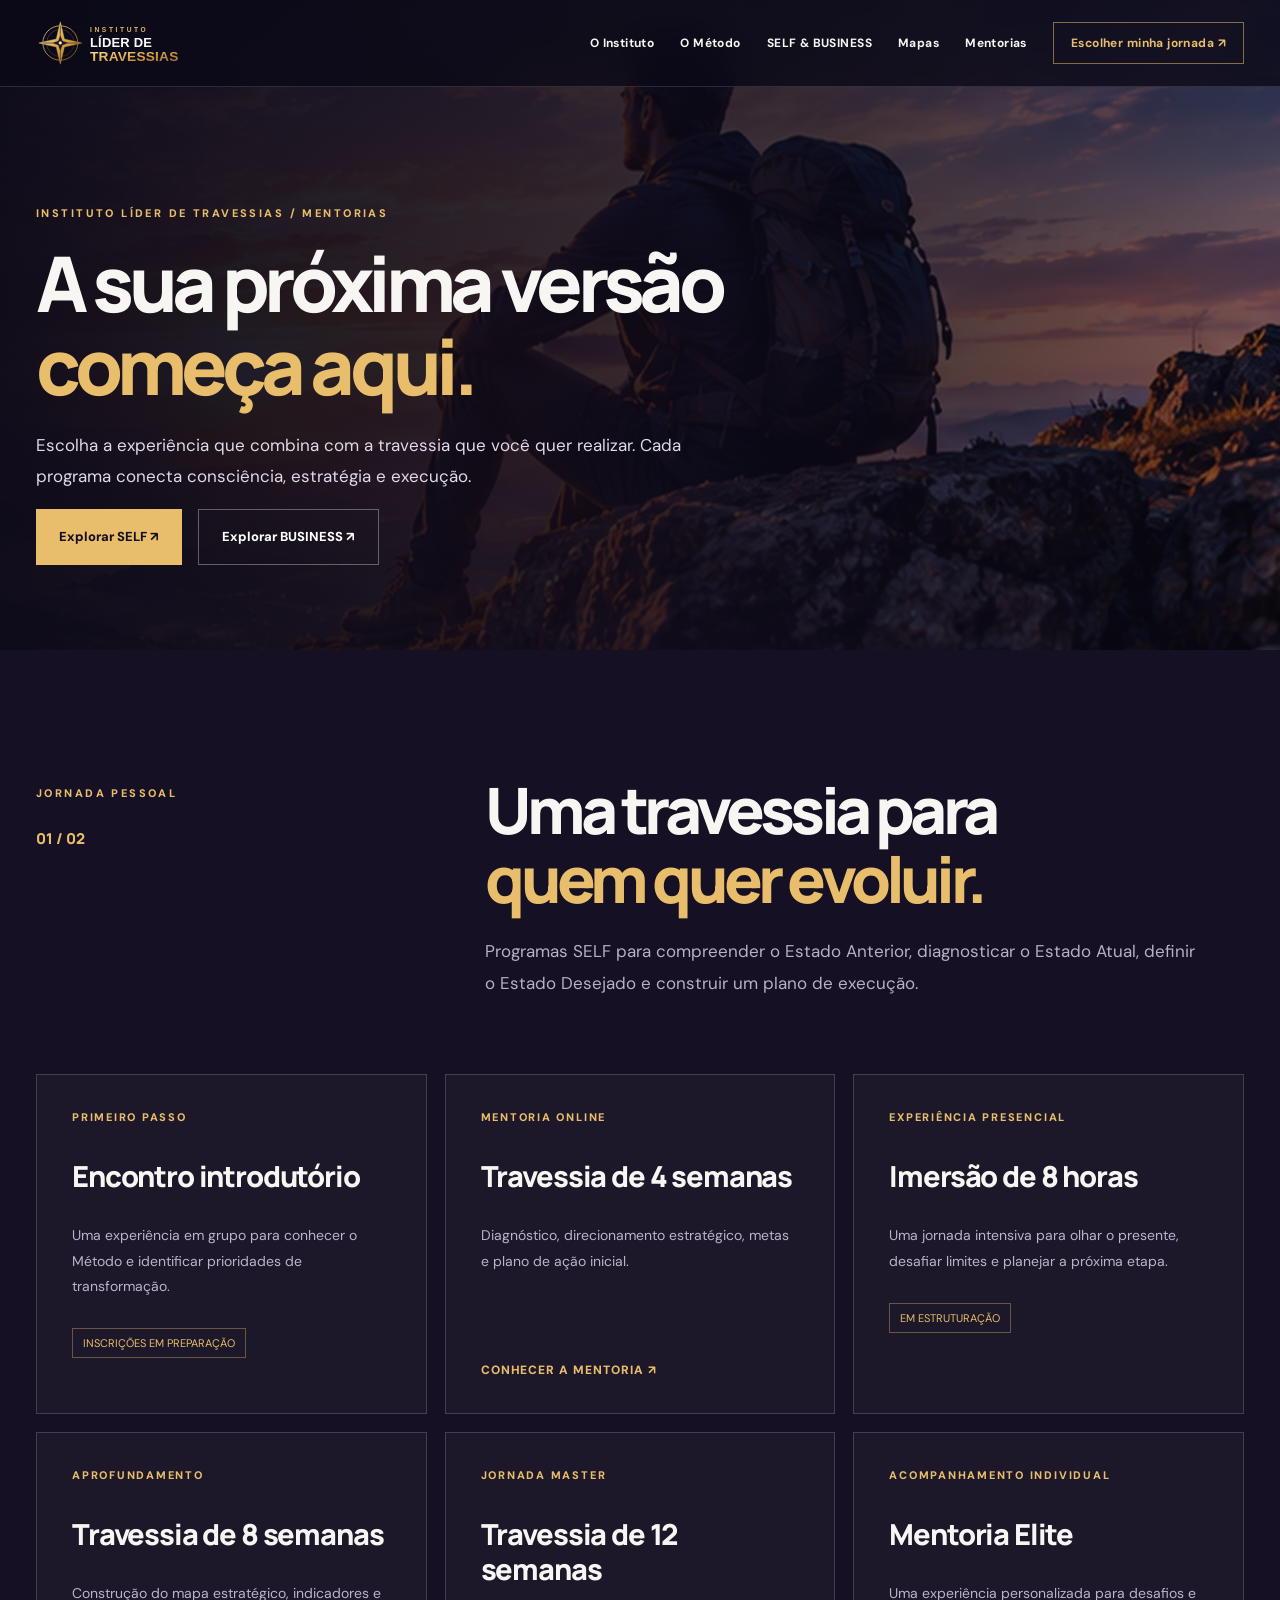
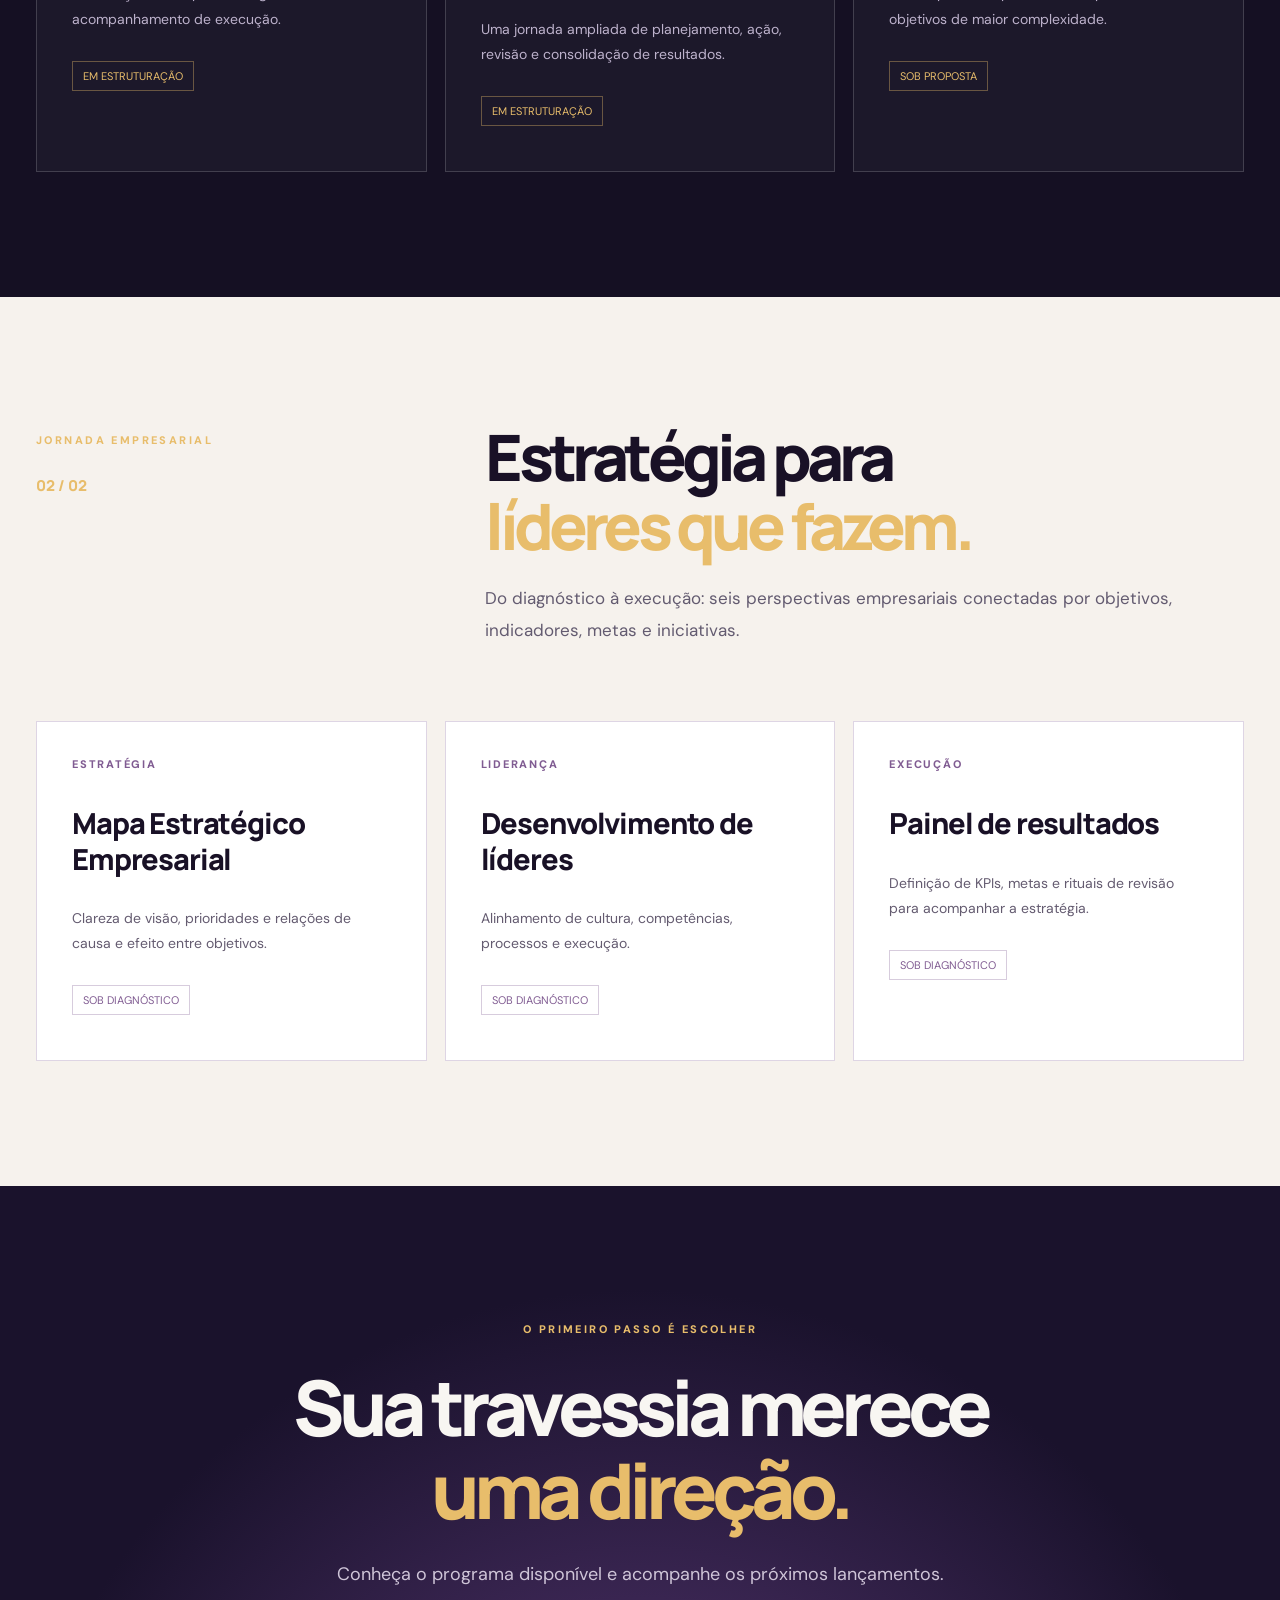
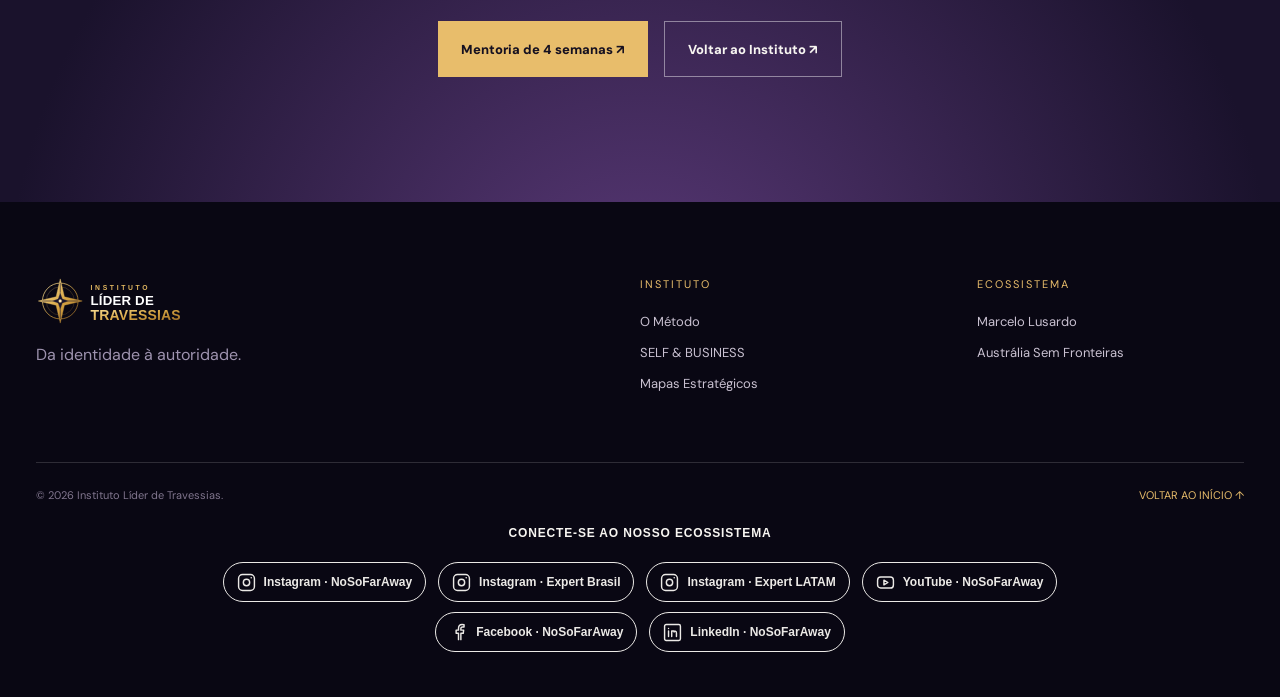
<file: mentorias/index.html>
<!doctype html><html lang="pt-BR"><head><meta charset="utf-8"><meta name="viewport" content="width=device-width,initial-scale=1"><meta name="robots" content="noindex,nofollow"><meta name="theme-color" content="#0d0a19"><title>Mentorias — Instituto Líder de Travessias</title><link rel="preconnect" href="https://fonts.googleapis.com"><link href="https://fonts.googleapis.com/css2?family=DM+Sans:wght@400;500;600;700;800&family=Manrope:wght@400;500;600;700;800&display=swap" rel="stylesheet"><link rel="stylesheet" href="../assets/cinema.css"><style>.mentor-hero{min-height:650px;display:flex;align-items:center;position:relative;overflow:hidden;padding-top:110px}.mentor-hero:before{content:"";position:absolute;inset:0;background:linear-gradient(90deg,#0d0a19fa,#0d0a19c9 65%,#0d0a1980),url('../assets/img/hero-cinema.webp') center/cover}.mentor-hero .container{position:relative}.mentor-hero h1{font:800 clamp(48px,6vw,86px)/1.08 Manrope,sans-serif;letter-spacing:-.07em;max-width:1000px;margin:22px 0}.mentor-hero h1 em{font-style:normal;color:var(--gold)}.mentor-hero p:not(.kicker){color:#e0d9e9;max-width:650px;font-size:17px;line-height:1.8}.mentor-group{background:#151023}.mentor-group.alt{background:#f6f2ed;color:#191126}.mentor-group.alt .section-head>div:last-child>p{color:#635b70}.mentor-grid{display:grid;grid-template-columns:repeat(3,1fr);gap:18px}.mentor-card{border:1px solid #ffffff2b;padding:35px;min-height:340px;display:flex;flex-direction:column;background:#ffffff08}.alt .mentor-card{background:#fff;border-color:#ded5e4}.mentor-card small{font-size:11px;letter-spacing:.16em;color:var(--gold);font-weight:800}.alt .mentor-card small{color:#805c92}.mentor-card h3{font:800 29px/1.22 Manrope,sans-serif;letter-spacing:-.04em;margin:35px 0 15px}.mentor-card p{font-size:14px;line-height:1.8;color:#bdb2cc}.alt .mentor-card p{color:#645b70}.mentor-card a{color:var(--gold);font-weight:800;font-size:12px;letter-spacing:.08em;margin-top:auto;padding-top:28px}.alt .mentor-card a{color:#6f4d88}.mentor-status{font-size:11px;display:inline-block;border:1px solid #e8bd6b60;color:var(--gold);padding:7px 10px;margin-top:15px;align-self:start}.alt .mentor-status{color:#805c92;border-color:#805c9250}@media(max-width:850px){.mentor-grid{grid-template-columns:1fr 1fr}}@media(max-width:600px){.mentor-grid{grid-template-columns:1fr}.mentor-hero{min-height:600px}.mentor-card{min-height:290px}}</style><style id="social-ecosystem-style">.ecosystem-social{display:flex;flex-wrap:wrap;align-items:center;justify-content:center;gap:10px 16px;margin:20px auto;max-width:1050px}.ecosystem-social a{display:inline-flex;align-items:center;min-height:40px;padding:8px 13px;border:1px solid currentColor;border-radius:999px;color:inherit;text-decoration:none;font:600 12px/1.4 Inter,Arial,sans-serif;opacity:.95}.ecosystem-social a:hover,.ecosystem-social a:focus-visible{background:rgba(180,142,78,.18);text-decoration:underline}.ecosystem-social-title{text-align:center;font:700 12px/1.5 Inter,Arial,sans-serif;letter-spacing:.07em;text-transform:uppercase;margin:22px 0 8px}@media(max-width:600px){.ecosystem-social{gap:8px}.ecosystem-social a{font-size:11px;padding:8px 10px}}</style><style id="social-icons-mobile-refinement">.ecosystem-social{gap:10px 12px!important;padding:0 12px}.ecosystem-social a{gap:8px;justify-content:center;white-space:normal;text-align:left;max-width:100%;transition:background .2s,transform .2s}.ecosystem-social-icon{flex:none;display:block}@media(max-width:600px){.ecosystem-social{display:grid!important;grid-template-columns:repeat(2,minmax(0,1fr));width:100%;gap:9px!important;padding:0 6px}.ecosystem-social a{font-size:11px!important;line-height:1.3;padding:9px!important;min-width:0;min-height:54px}.ecosystem-social-icon{width:18px;height:18px}.ecosystem-social-title{padding:0 12px}}</style></head><body><header class="header"><div class="container header-inner"><a class="brand" href="../index.html"><img src="../assets/img/logo-instituto.svg" alt="Instituto Líder de Travessias"></a><button class="nav-toggle" id="nav-toggle" aria-controls="nav" aria-expanded="false">Menu ☰</button><nav class="nav" id="nav"><a href="../index.html#manifesto">O Instituto</a><a href="../index.html#metodo">O Método</a><a href="../index.html#jornadas">SELF & BUSINESS</a><a href="../index.html#mapas">Mapas</a><a href="index.html">Mentorias</a><a class="nav-cta" href="#self">Escolher minha jornada ↗</a></nav></div></header><main><section class="mentor-hero"><div class="container"><p class="kicker">INSTITUTO LÍDER DE TRAVESSIAS / MENTORIAS</p><h1>A sua próxima versão<br><em>começa aqui.</em></h1><p>Escolha a experiência que combina com a travessia que você quer realizar. Cada programa conecta consciência, estratégia e execução.</p><div class="hero-actions"><a class="button button-gold" href="#self">Explorar SELF ↗</a><a class="button button-ghost" href="#business">Explorar BUSINESS ↗</a></div></div></section><section class="section mentor-group" id="self"><div class="container"><div class="section-head"><div><p class="kicker">JORNADA PESSOAL</p><p class="section-number">01 / 02</p></div><div><h2>Uma travessia para<br><em>quem quer evoluir.</em></h2><p>Programas SELF para compreender o Estado Anterior, diagnosticar o Estado Atual, definir o Estado Desejado e construir um plano de execução.</p></div></div><div class="mentor-grid"><article class="mentor-card" id="introdutorio"><small>PRIMEIRO PASSO</small><h3>Encontro introdutório</h3><p>Uma experiência em grupo para conhecer o Método e identificar prioridades de transformação.</p><span class="mentor-status">INSCRIÇÕES EM PREPARAÇÃO</span></article><article class="mentor-card" id="quatro"><small>MENTORIA ONLINE</small><h3>Travessia de 4 semanas</h3><p>Diagnóstico, direcionamento estratégico, metas e plano de ação inicial.</p><a href="../mentoria-4-semanas/index.html">CONHECER A MENTORIA ↗</a></article><article class="mentor-card" id="imersao"><small>EXPERIÊNCIA PRESENCIAL</small><h3>Imersão de 8 horas</h3><p>Uma jornada intensiva para olhar o presente, desafiar limites e planejar a próxima etapa.</p><span class="mentor-status">EM ESTRUTURAÇÃO</span></article><article class="mentor-card" id="oito"><small>APROFUNDAMENTO</small><h3>Travessia de 8 semanas</h3><p>Construção do mapa estratégico, indicadores e acompanhamento de execução.</p><span class="mentor-status">EM ESTRUTURAÇÃO</span></article><article class="mentor-card" id="doze"><small>JORNADA MASTER</small><h3>Travessia de 12 semanas</h3><p>Uma jornada ampliada de planejamento, ação, revisão e consolidação de resultados.</p><span class="mentor-status">EM ESTRUTURAÇÃO</span></article><article class="mentor-card" id="elite"><small>ACOMPANHAMENTO INDIVIDUAL</small><h3>Mentoria Elite</h3><p>Uma experiência personalizada para desafios e objetivos de maior complexidade.</p><span class="mentor-status">SOB PROPOSTA</span></article></div></div></section><section class="section mentor-group alt" id="business"><div class="container"><div class="section-head"><div><p class="kicker">JORNADA EMPRESARIAL</p><p class="section-number">02 / 02</p></div><div><h2>Estratégia para<br><em>líderes que fazem.</em></h2><p>Do diagnóstico à execução: seis perspectivas empresariais conectadas por objetivos, indicadores, metas e iniciativas.</p></div></div><div class="mentor-grid"><article class="mentor-card"><small>ESTRATÉGIA</small><h3>Mapa Estratégico Empresarial</h3><p>Clareza de visão, prioridades e relações de causa e efeito entre objetivos.</p><span class="mentor-status">SOB DIAGNÓSTICO</span></article><article class="mentor-card"><small>LIDERANÇA</small><h3>Desenvolvimento de líderes</h3><p>Alinhamento de cultura, competências, processos e execução.</p><span class="mentor-status">SOB DIAGNÓSTICO</span></article><article class="mentor-card"><small>EXECUÇÃO</small><h3>Painel de resultados</h3><p>Definição de KPIs, metas e rituais de revisão para acompanhar a estratégia.</p><span class="mentor-status">SOB DIAGNÓSTICO</span></article></div></div></section><section class="closing" id="contato"><div class="container closing-inner"><p class="kicker">O PRIMEIRO PASSO É ESCOLHER</p><h2>Sua travessia merece<br><em>uma direção.</em></h2><p>Conheça o programa disponível e acompanhe os próximos lançamentos.</p><div class="closing-actions"><a class="button button-gold" href="../mentoria-4-semanas/index.html">Mentoria de 4 semanas ↗</a><a class="button button-outline" href="../index.html">Voltar ao Instituto ↗</a></div></div></section></main><footer class="footer"><div class="container footer-grid"><div><img src="../assets/img/logo-instituto.svg" alt="Instituto Líder de Travessias"><p>Da identidade à autoridade.</p></div><div><span>INSTITUTO</span><a href="../index.html#metodo">O Método</a><a href="../index.html#jornadas">SELF & BUSINESS</a><a href="../index.html#mapas">Mapas Estratégicos</a></div><div><span>ECOSSISTEMA</span><a href="https://www.marcelolusardo.com.br/">Marcelo Lusardo</a><a href="https://www.australiasemfronteiras.com.br/">Austrália Sem Fronteiras</a></div></div><div class="container footer-bottom"><span>© 2026 Instituto Líder de Travessias.</span><a href="../index.html">VOLTAR AO INÍCIO ↑</a></div><div class="ecosystem-social-title">Conecte-se ao nosso ecossistema</div><nav class="ecosystem-social" aria-label="Redes sociais do ecossistema"><a href="https://www.instagram.com/nsfa_br/" target="_blank" rel="noopener noreferrer"><svg class="ecosystem-social-icon" viewBox="0 0 24 24" width="19" height="19" fill="none" stroke="currentColor" stroke-width="1.8" stroke-linecap="round" stroke-linejoin="round" aria-hidden="true"><rect x="2" y="2" width="20" height="20" rx="5"/><circle cx="12" cy="12" r="4"/><circle cx="18" cy="6" r="1" fill="currentColor" stroke="none"/></svg><span>Instagram · NoSoFarAway</span></a><a href="https://www.instagram.com/experteducationbr/" target="_blank" rel="noopener noreferrer"><svg class="ecosystem-social-icon" viewBox="0 0 24 24" width="19" height="19" fill="none" stroke="currentColor" stroke-width="1.8" stroke-linecap="round" stroke-linejoin="round" aria-hidden="true"><rect x="2" y="2" width="20" height="20" rx="5"/><circle cx="12" cy="12" r="4"/><circle cx="18" cy="6" r="1" fill="currentColor" stroke="none"/></svg><span>Instagram · Expert Brasil</span></a><a href="https://www.instagram.com/expertedu.latam/" target="_blank" rel="noopener noreferrer"><svg class="ecosystem-social-icon" viewBox="0 0 24 24" width="19" height="19" fill="none" stroke="currentColor" stroke-width="1.8" stroke-linecap="round" stroke-linejoin="round" aria-hidden="true"><rect x="2" y="2" width="20" height="20" rx="5"/><circle cx="12" cy="12" r="4"/><circle cx="18" cy="6" r="1" fill="currentColor" stroke="none"/></svg><span>Instagram · Expert LATAM</span></a><a href="https://www.youtube.com/@nsfa_br/videos" target="_blank" rel="noopener noreferrer"><svg class="ecosystem-social-icon" viewBox="0 0 24 24" width="19" height="19" fill="none" stroke="currentColor" stroke-width="1.8" stroke-linecap="round" stroke-linejoin="round" aria-hidden="true"><rect x="2" y="5" width="20" height="14" rx="4"/><path d="m10 9 5 3-5 3z"/></svg><span>YouTube · NoSoFarAway</span></a><a href="https://www.facebook.com/nsfabr" target="_blank" rel="noopener noreferrer"><svg class="ecosystem-social-icon" viewBox="0 0 24 24" width="19" height="19" fill="none" stroke="currentColor" stroke-width="1.8" stroke-linecap="round" stroke-linejoin="round" aria-hidden="true"><path d="M15 21v-8h3l.5-4H15V7c0-1.1.4-2 2-2h2V2.2A20 20 0 0 0 16.5 2C13.5 2 12 3.8 12 7v2H9v4h3v8"/></svg><span>Facebook · NoSoFarAway</span></a><a href="https://www.linkedin.com/company/nsfabr" target="_blank" rel="noopener noreferrer"><svg class="ecosystem-social-icon" viewBox="0 0 24 24" width="19" height="19" fill="none" stroke="currentColor" stroke-width="1.8" stroke-linecap="round" stroke-linejoin="round" aria-hidden="true"><rect x="2" y="2" width="20" height="20" rx="2"/><path d="M7 10v7M7 7v.1M11 17v-7h3v1.3c.5-1 3-1.8 3 1.4V17"/></svg><span>LinkedIn · NoSoFarAway</span></a></nav></footer><script src="../assets/cinema.js" defer></script></body></html>
</file>
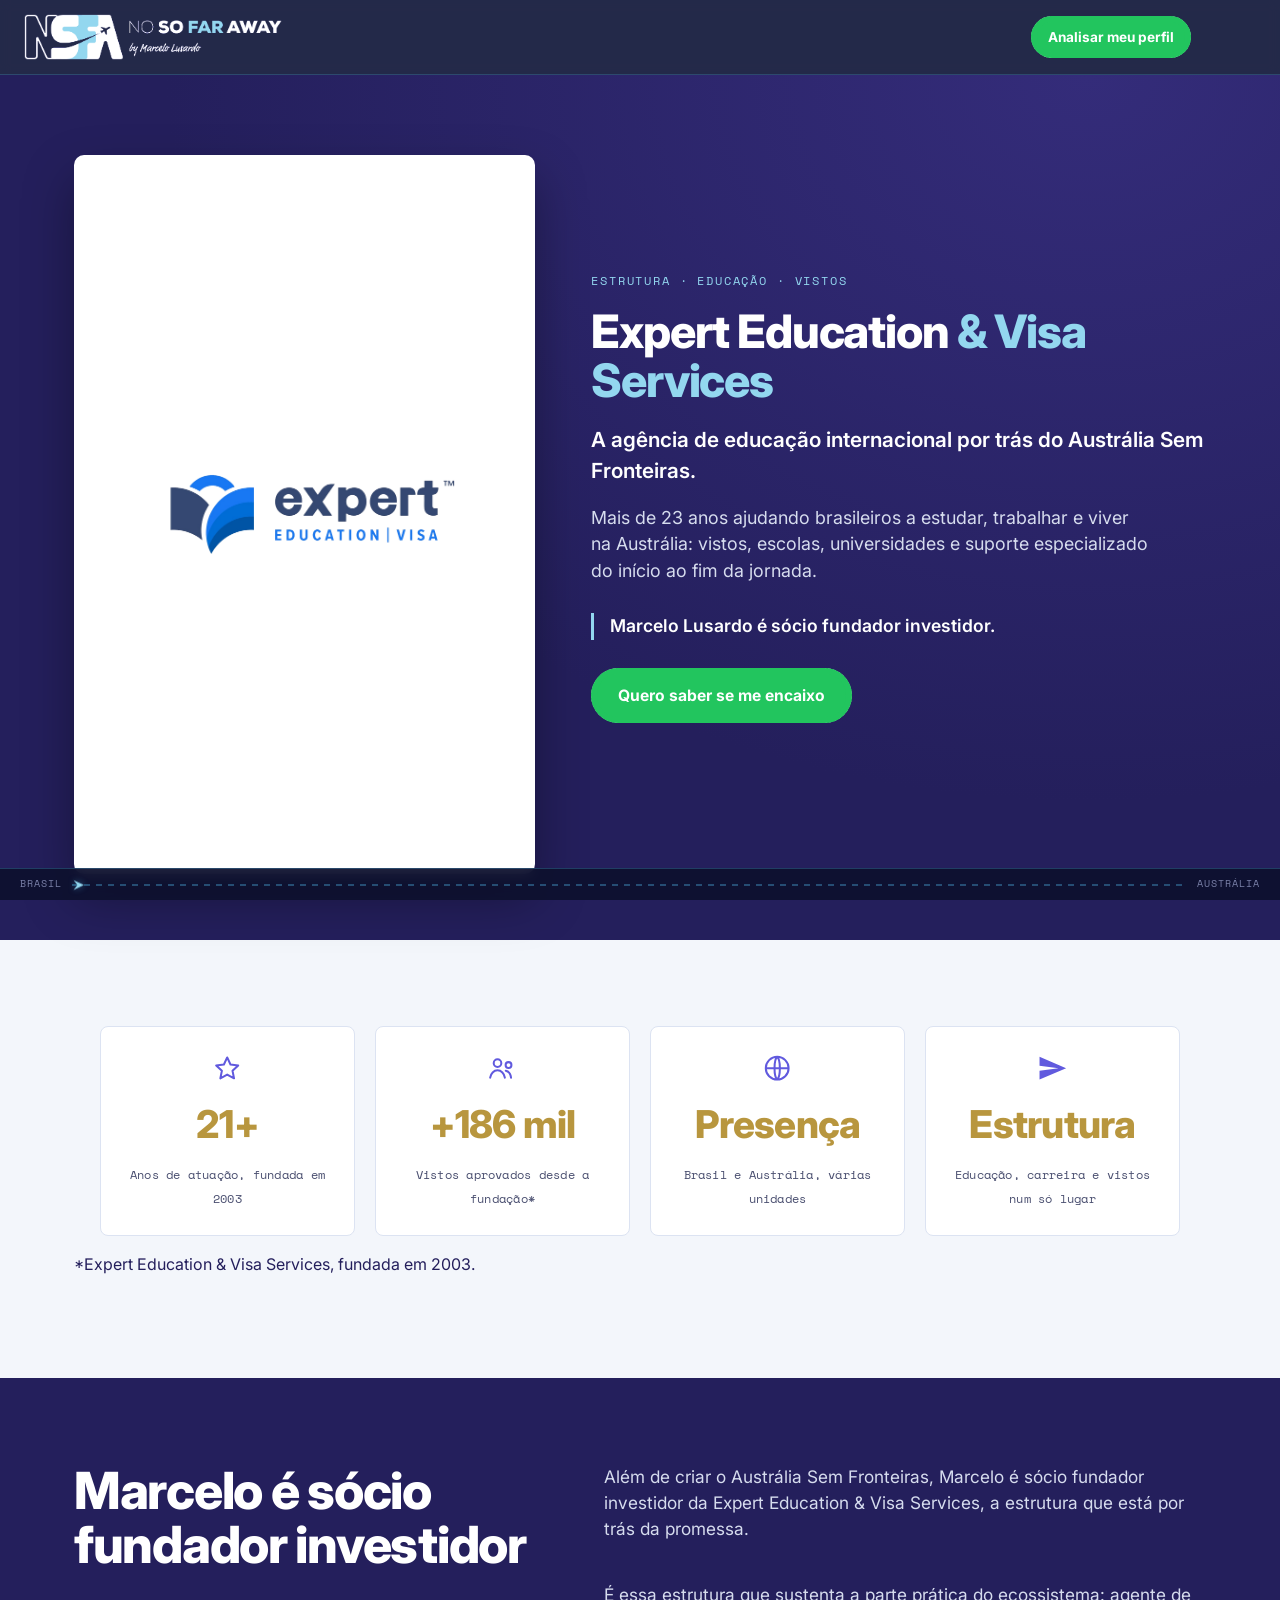
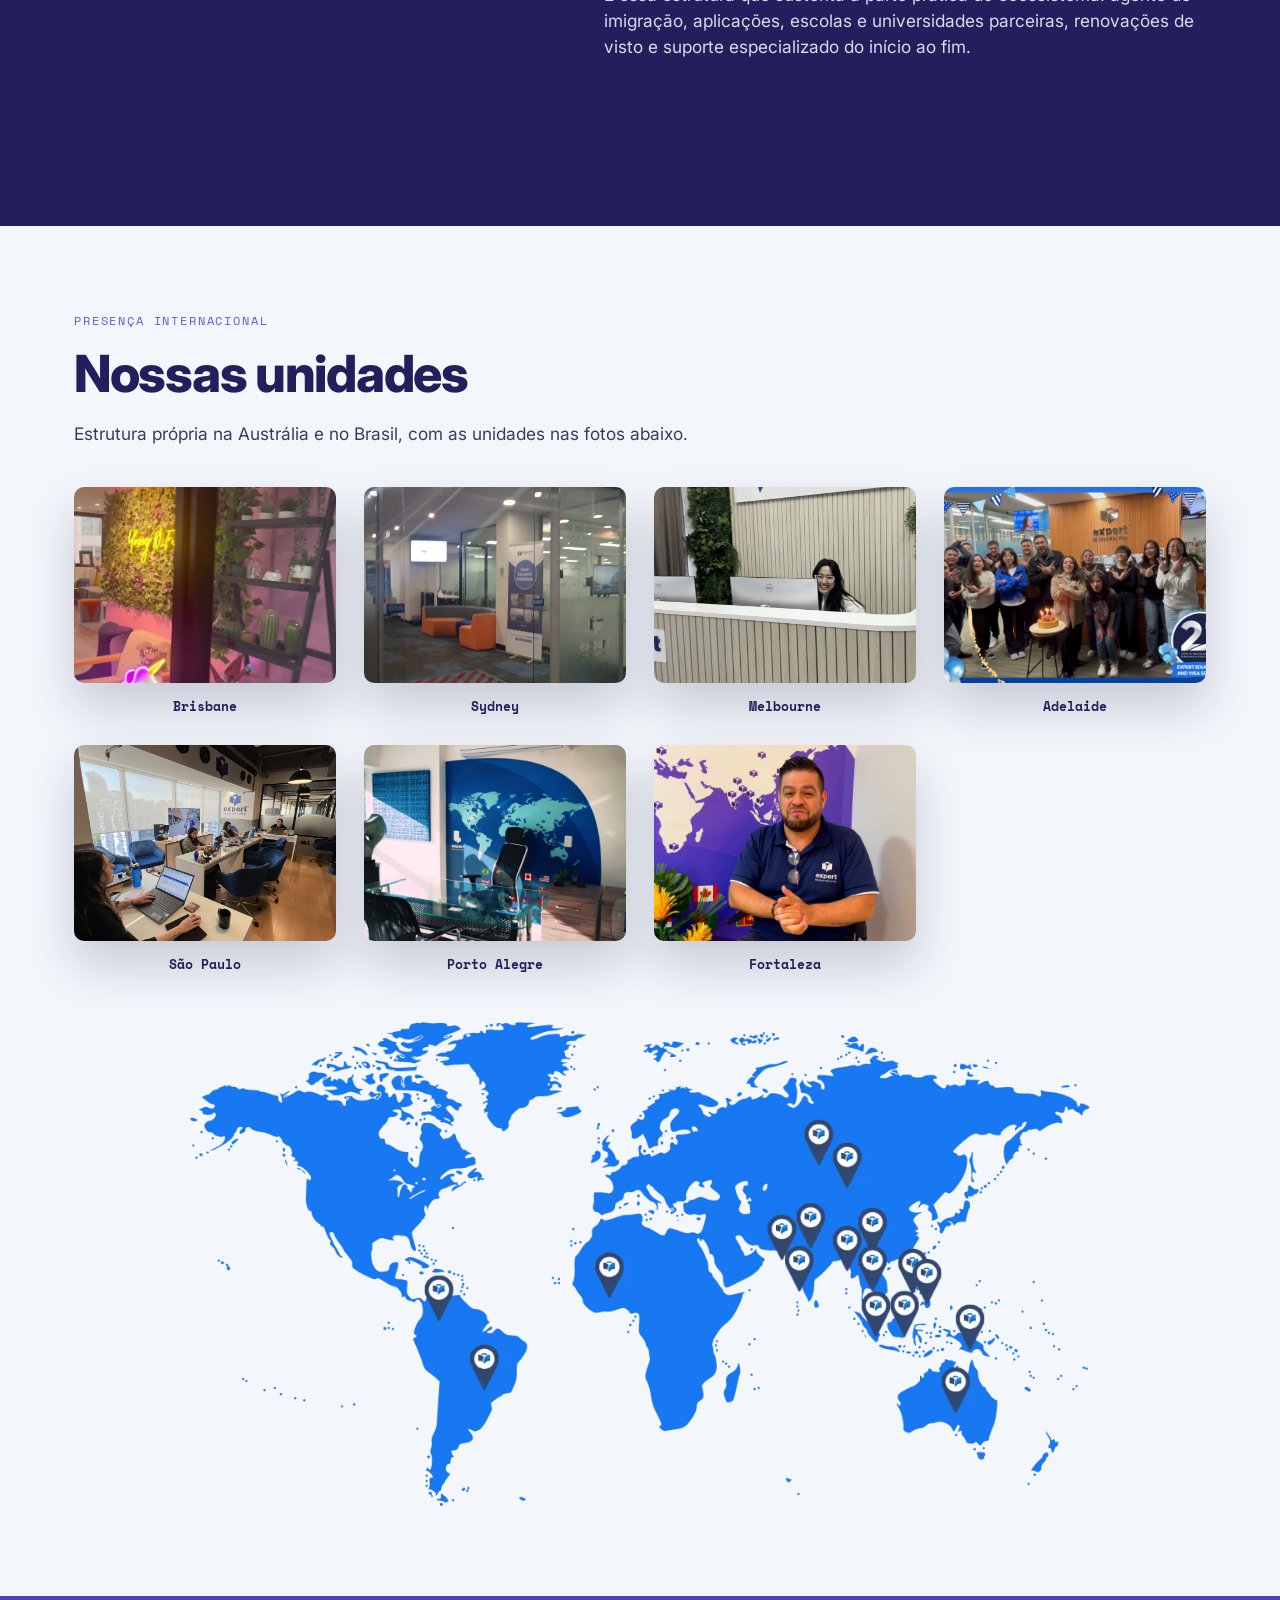
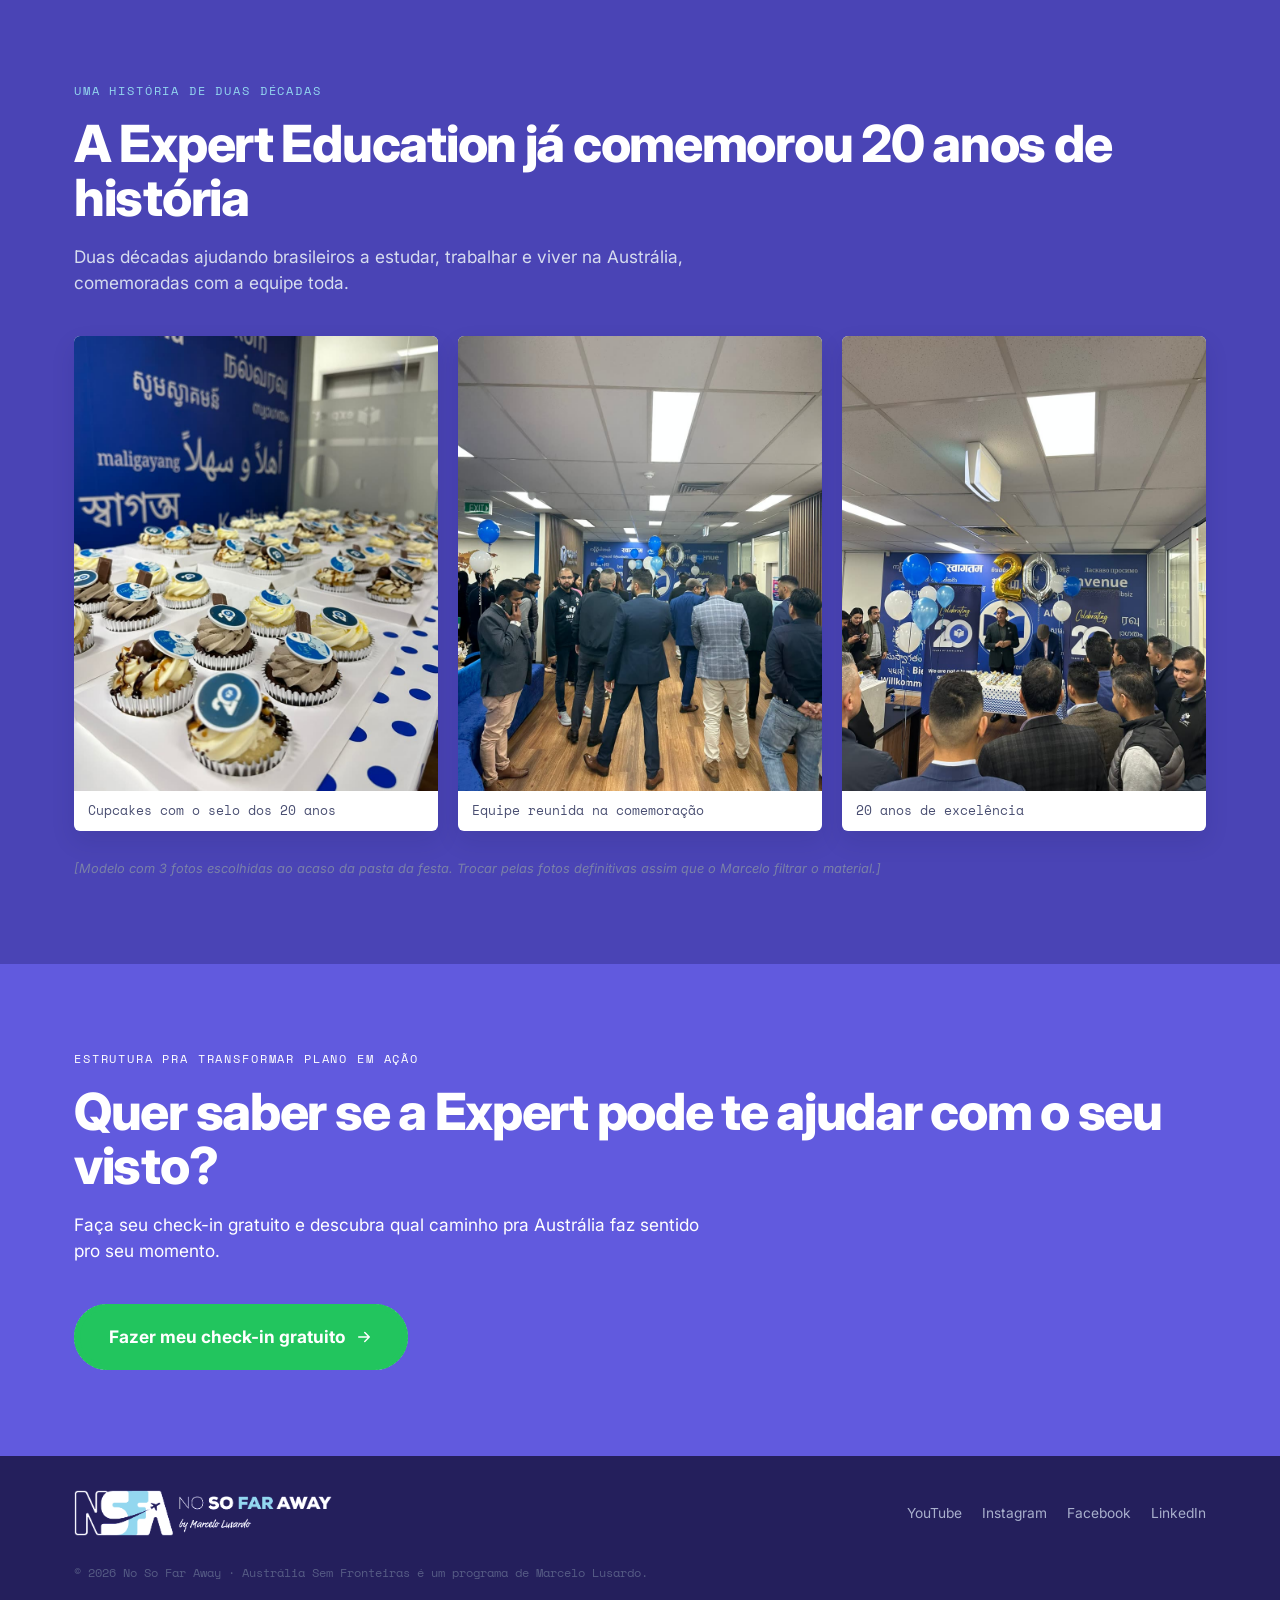
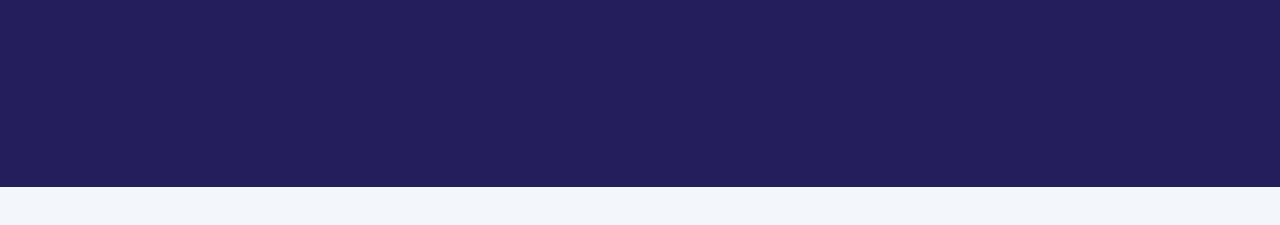
<file: expert-education.html>
<!DOCTYPE html>
<html lang="pt-BR">
<head>
<meta charset="UTF-8">
<meta name="viewport" content="width=device-width, initial-scale=1.0">
<title>Expert Education & Visa Services | No So Far Away</title>
<meta name="description" content="A estrutura por trás do Austrália Sem Fronteiras: mais de 23 anos ajudando brasileiros a estudar, trabalhar e viver na Austrália. Marcelo Lusardo é sócio fundador investidor.">
<!-- NOTA (2026-10-01): mesmo esquema de index.html — ver NOTA lá. -->
<link rel="canonical" href="https://liderdetravessias.com.br/expert-education.html">
<meta property="og:type" content="website">
<meta property="og:locale" content="pt_BR">
<meta property="og:site_name" content="No So Far Away">
<meta property="og:title" content="Expert Education &amp; Visa Services">
<meta property="og:description" content="A estrutura por trás do Austrália Sem Fronteiras: mais de 23 anos ajudando brasileiros a estudar, trabalhar e viver na Austrália. Marcelo Lusardo é sócio fundador investidor.">
<meta property="og:image" content="https://liderdetravessias.com.br/assets/img/australia-hero.jpg">
<meta property="og:url" content="https://liderdetravessias.com.br/expert-education.html">
<meta name="twitter:card" content="summary_large_image">
<meta name="twitter:title" content="Expert Education &amp; Visa Services">
<meta name="twitter:description" content="A estrutura por trás do Austrália Sem Fronteiras: mais de 23 anos ajudando brasileiros a estudar, trabalhar e viver na Austrália. Marcelo Lusardo é sócio fundador investidor.">
<meta name="twitter:image" content="https://liderdetravessias.com.br/assets/img/australia-hero.jpg">
<link rel="preconnect" href="https://fonts.googleapis.com">
<link rel="preconnect" href="https://fonts.gstatic.com" crossorigin>
<link href="https://fonts.googleapis.com/css2?family=Inter:ital,wght@0,400;0,500;0,600;0,700;0,800;1,400;1,500;1,600&family=Space+Mono:wght@400;700&display=swap" rel="stylesheet">
<link rel="stylesheet" href="assets/css/style.css">
<script type="application/ld+json">
{
  "@context": "https://schema.org",
  "@type": "EducationalOrganization",
  "name": "Expert Education & Visa Services",
  "url": "https://liderdetravessias.com.br/expert-education.html",
  "foundingDate": "2003",
  "parentOrganization": {
    "@type": "Organization",
    "name": "Austrália Sem Fronteiras"
  }
}
</script>
<style id="social-ecosystem-style">.ecosystem-social{display:flex;flex-wrap:wrap;align-items:center;justify-content:center;gap:10px 16px;margin:20px auto;max-width:1050px}.ecosystem-social a{display:inline-flex;align-items:center;min-height:40px;padding:8px 13px;border:1px solid currentColor;border-radius:999px;color:inherit;text-decoration:none;font:600 12px/1.4 Inter,Arial,sans-serif;opacity:.95}.ecosystem-social a:hover,.ecosystem-social a:focus-visible{background:rgba(180,142,78,.18);text-decoration:underline}.ecosystem-social-title{text-align:center;font:700 12px/1.5 Inter,Arial,sans-serif;letter-spacing:.07em;text-transform:uppercase;margin:22px 0 8px}@media(max-width:600px){.ecosystem-social{gap:8px}.ecosystem-social a{font-size:11px;padding:8px 10px}}</style><style id="social-icons-mobile-refinement">.ecosystem-social{gap:10px 12px!important;padding:0 12px}.ecosystem-social a{gap:8px;justify-content:center;white-space:normal;text-align:left;max-width:100%;transition:background .2s,transform .2s}.ecosystem-social-icon{flex:none;display:block}@media(max-width:600px){.ecosystem-social{display:grid!important;grid-template-columns:repeat(2,minmax(0,1fr));width:100%;gap:9px!important;padding:0 6px}.ecosystem-social a{font-size:11px!important;line-height:1.3;padding:9px!important;min-width:0;min-height:54px}.ecosystem-social-icon{width:18px;height:18px}.ecosystem-social-title{padding:0 12px}}</style></head>
<body>

<!-- =====================================================================
     NOTA PRA REVISÃO (remover antes do WordPress) — página nova, Fase 4
     (pedido do João, 2026-09-30): "falar sobre a Expert Education no
     site, pode até criar um menu pra ela". Conteúdo:
     - "Sócio Fundador investidor": exatamente como o João descreveu o
       papel do Marcelo na Expert.
     - Números (23+ anos, +200 mil vistos): já confirmados/sourced em
       marcelo-lusardo.html, reaproveitados aqui.
     - "Nossas unidades": foto de cada uma das 7 cidades (pedido do
       João, 2026-09-30, 3ª rodada), extraída da pasta do Drive
       (Videos, por cidade) — quadros de vídeo pra Adelaide/Brisbane/
       Fortaleza/Melbourne/Sydney, fotos reais pra São Paulo. "Fotos
       do Staff": não achei fotos individuais de equipe na pasta, só
       clipes/fotos de escritório — não inventei nenhuma.
     - Mapa com pin em cada uma das 7 cidades (mapa-múndi real,
       recortado na faixa Brasil-África-Austrália pra caber as 7
       cidades sem amontoar); Brisbane/Sydney/Melbourne têm um
       pequeno ajuste esquemático de posição pra não colidir, já que
       ficam a poucos % de distância uma da outra na costa leste
       australiana.
     ===================================================================== -->

<!-- ======================= HEADER ======================= -->
<header class="site-header" id="site-header">
  <div class="wrap header-inner">
    <a href="index.html" class="brand">
      <img src="assets/img/logo-nsfa.png" alt="No So Far Away" class="brand-logo">
    </a>

    <nav class="main-nav" id="main-nav" aria-label="Navegação principal">
      <a href="index.html">Home</a>
      <a href="marcelo-lusardo.html">Quem é Marcelo</a>
      <a href="expert-education.html" aria-current="page">Expert Education</a>
      <a href="index.html#provas">Histórias Reais</a>
      <a href="index.html#programa">O Programa</a>
      <a href="noticias.html">Notícias</a>
      <a href="index.html#duvidas">Dúvidas</a>
    </nav>

    <div class="header-actions">

      <a href="index.html#analise" class="btn btn-ticket btn-small header-cta">
        <span>Analisar meu perfil</span>
      </a>
    </div>

    <button class="nav-toggle" id="nav-toggle" aria-expanded="false" aria-controls="main-nav" aria-label="Abrir menu">
      <span></span><span></span><span></span>
    </button>
  </div>
</header>

<main id="top">

<!-- ======================= HERO ======================= -->
<section class="bio-hero">
  <div class="wrap mv-hero-grid">
    <figure class="mv-hero-photo">
      <img src="assets/img/logo-expert-education.png" alt="Expert Education & Visa Services" style="object-fit:contain; background:#fff; padding:40px;">
    </figure>
    <div class="bio-hero-copy">
      <p class="eyebrow">Estrutura · Educação · Vistos</p>
      <h1 class="hero-title">Expert Education <span class="mv-accent">&amp; Visa Services</span></h1>
      <p class="mv-hero-lead">A agência de educação internacional por trás do Austrália Sem Fronteiras.</p>
      <p class="hero-sub">Mais de 23 anos ajudando brasileiros a estudar, trabalhar e viver na Austrália: vistos, escolas, universidades e suporte especializado do início ao fim da jornada.</p>
      <p class="mv-hero-callout">Marcelo Lusardo é sócio fundador investidor.</p>
      <div class="hero-actions">
        <a href="index.html#analise" class="btn btn-ticket">
          <span>Quero saber se me encaixo</span>
        </a>
      </div>
    </div>
  </div>
</section>

<!-- ======================= NÚMEROS ======================= -->
<section class="section section--paper">
  <div class="wrap">
    <div class="mv-stat-grid">
      <div class="lp-stat-card mv-stat-card">
        <svg class="mv-stat-icon" aria-hidden="true"><use href="#mv-ic-star"/></svg>
        <strong><span class="lp-count" data-target="23" data-decimals="0">23</span>+</strong>
        <span>Anos de atuação, fundada em 2003</span>
      </div>
      <div class="lp-stat-card mv-stat-card">
        <svg class="mv-stat-icon" aria-hidden="true"><use href="#mv-ic-people"/></svg>
        <strong>+<span class="lp-count" data-target="200" data-decimals="0">200</span> mil</strong>
        <span>Vistos aprovados desde a fundação*</span>
      </div>
      <div class="lp-stat-card mv-stat-card">
        <svg class="mv-stat-icon" aria-hidden="true"><use href="#mv-ic-globe"/></svg>
        <strong>Presença</strong>
        <span>Brasil e Austrália, várias unidades</span>
      </div>
      <div class="lp-stat-card mv-stat-card">
        <svg class="mv-stat-icon" aria-hidden="true"><use href="#mv-ic-plane"/></svg>
        <strong>Estrutura</strong>
        <span>Educação, carreira e vistos num só lugar</span>
      </div>
    </div>
    <p class="lp-footnote lp-center">*Expert Education &amp; Visa Services, fundada em 2003.</p>
  </div>
</section>

<!-- ======================= PAPEL DO MARCELO ======================= -->
<section class="section section--ink">
  <div class="wrap mv-mission-grid">
    <h2 class="section-title section-title--light">Marcelo é sócio fundador investidor</h2>
    <div>
      <p class="section-lead section-lead--light">Além de criar o Austrália Sem Fronteiras, Marcelo é sócio fundador investidor da Expert Education &amp; Visa Services, a estrutura que está por trás da promessa.</p>
      <p class="section-lead section-lead--light">É essa estrutura que sustenta a parte prática do ecossistema: agente de imigração, aplicações, escolas e universidades parceiras, renovações de visto e suporte especializado do início ao fim.</p>
    </div>
  </div>
</section>

<!-- ======================= NOSSAS UNIDADES ======================= -->
<section class="section section--paper" id="unidades">
  <div class="wrap">
    <p class="eyebrow eyebrow--dark">Presença internacional</p>
    <h2 class="section-title">Nossas unidades</h2>
    <p class="section-lead">Estrutura própria na Austrália e no Brasil, com as unidades nas fotos abaixo.</p>

    <div class="unidades-photo-grid">
      <figure class="unidade-photo">
        <img src="assets/img/unidades/brisbane.jpg" alt="Escritório da Expert Education em Brisbane, Austrália">
        <figcaption>Brisbane</figcaption>
      </figure>
      <figure class="unidade-photo">
        <img src="assets/img/unidades/sydney.jpg" alt="Recepção da Expert Education em Sydney, Austrália">
        <figcaption>Sydney</figcaption>
      </figure>
      <figure class="unidade-photo">
        <img src="assets/img/unidades/melbourne.jpg" alt="Recepção da Expert Education em Melbourne, Austrália">
        <figcaption>Melbourne</figcaption>
      </figure>
      <figure class="unidade-photo">
        <img src="assets/img/unidades/adelaide.jpg" alt="Equipe da Expert Education em Adelaide, Austrália">
        <figcaption>Adelaide</figcaption>
      </figure>
      <figure class="unidade-photo">
        <img src="assets/img/unidades/sao-paulo.jpg" alt="Escritório da Expert Education em São Paulo, Brasil">
        <figcaption>São Paulo</figcaption>
      </figure>
      <figure class="unidade-photo">
        <img src="assets/img/unidades/porto-alegre.jpg" alt="Escritório da Expert Education em Porto Alegre, Brasil">
        <figcaption>Porto Alegre</figcaption>
      </figure>
      <figure class="unidade-photo">
        <img src="assets/img/unidades/fortaleza.jpg" alt="Equipe da Expert Education em Fortaleza, Brasil">
        <figcaption>Fortaleza</figcaption>
      </figure>
    </div>

    <!-- Mapa oficial do site da Expert (experteducation.com.br, seção Quem é a
         Expert Education), pedido do João em 2026-10-02 no lugar do mapa
         próprio com 7 pins. Pins e presença global já vêm desenhados na imagem. -->
    <figure class="expert-map-oficial">
      <img src="assets/img/expert-mapa-escritorios.webp" alt="Mapa-múndi com os escritórios da Expert Education espalhados pelo mundo, do Brasil à Austrália" width="1080" height="585" loading="lazy">
    </figure>
  </div>
</section>

<!-- ======================= 20 ANOS ======================= -->
<!-- Placeholder: 3 fotos escolhidas ao acaso da pasta "20 anos" no Drive
     (evento de 2023), só pra ter o modelo pronto — trocar pelas fotos
     que o Marcelo filtrar (pedido do João, 2026-09-30). -->
<section class="section section--eucalyptus">
  <div class="wrap">
    <p class="eyebrow">Uma história de duas décadas</p>
    <h2 class="section-title section-title--light">A Expert Education já comemorou 20 anos de história</h2>
    <p class="section-lead section-lead--light">Duas décadas ajudando brasileiros a estudar, trabalhar e viver na Austrália, comemoradas com a equipe toda.</p>

    <div class="community-grid">
      <figure class="community-card">
        <img src="assets/img/20anos/expert-20anos-1.jpg" alt="Cupcakes personalizados com o selo comemorativo dos 20 anos da Expert Education">
        <figcaption>Cupcakes com o selo dos 20 anos</figcaption>
      </figure>
      <figure class="community-card">
        <img src="assets/img/20anos/expert-20anos-2.jpg" alt="Equipe da Expert Education reunida na comemoração dos 20 anos">
        <figcaption>Equipe reunida na comemoração</figcaption>
      </figure>
      <figure class="community-card">
        <img src="assets/img/20anos/expert-20anos-3.jpg" alt="Faixa &quot;Celebrating 20 Years of Excellence&quot; na festa de aniversário da Expert Education">
        <figcaption>20 anos de excelência</figcaption>
      </figure>
    </div>
    <p class="anos20-note">[Modelo com 3 fotos escolhidas ao acaso da pasta da festa. Trocar pelas fotos definitivas assim que o Marcelo filtrar o material.]</p>
  </div>
</section>

<!-- ======================= CTA ======================= -->
<section class="section section--rust">
  <div class="wrap final-cta">
    <p class="eyebrow eyebrow--onrust">Estrutura pra transformar plano em ação</p>
    <h2 class="section-title section-title--light">Quer saber se a Expert pode te ajudar com o seu visto?</h2>
    <p class="section-lead section-lead--light">Faça seu check-in gratuito e descubra qual caminho pra Austrália faz sentido pro seu momento.</p>
    <a href="index.html#analise" class="btn btn-ticket btn-large">
      <span>Fazer meu check-in gratuito</span>
      <svg viewBox="0 0 24 24" width="18" height="18" aria-hidden="true"><path d="M5 12h14M13 6l6 6-6 6" fill="none" stroke="currentColor" stroke-width="2" stroke-linecap="round" stroke-linejoin="round"/></svg>
    </a>
  </div>
</section>

</main>

<!-- ======================= FOOTER ======================= -->
<footer class="site-footer">
  <div class="wrap footer-inner">
    <a href="index.html" class="brand brand--footer">
      <img src="assets/img/logo-nsfa.png" alt="No So Far Away" class="brand-logo">
    </a>

    <nav class="footer-nav" aria-label="Redes sociais">
      <a href="https://www.youtube.com/@nsfa_br" target="_blank" rel="noopener">YouTube</a>
      <a href="http://instagram.com/nsfa_br" target="_blank" rel="noopener">Instagram</a>
      <a href="https://facebook.com/nsfabr" target="_blank" rel="noopener">Facebook</a>
      <a href="http://linkedin.com/company/nsfabr" target="_blank" rel="noopener">LinkedIn</a>
    </nav>

    <p class="footer-note">© <span id="year"></span> No So Far Away · Austrália Sem Fronteiras é um programa de Marcelo Lusardo.</p>
    
    
    
  </div>
<div class="ecosystem-social-title">Conecte-se ao nosso ecossistema</div><nav class="ecosystem-social" aria-label="Redes sociais do ecossistema"><a href="https://www.instagram.com/nsfa_br/" target="_blank" rel="noopener noreferrer"><svg class="ecosystem-social-icon" viewBox="0 0 24 24" width="19" height="19" fill="none" stroke="currentColor" stroke-width="1.8" stroke-linecap="round" stroke-linejoin="round" aria-hidden="true"><rect x="2" y="2" width="20" height="20" rx="5"/><circle cx="12" cy="12" r="4"/><circle cx="18" cy="6" r="1" fill="currentColor" stroke="none"/></svg><span>Instagram · NoSoFarAway</span></a><a href="https://www.instagram.com/experteducationbr/" target="_blank" rel="noopener noreferrer"><svg class="ecosystem-social-icon" viewBox="0 0 24 24" width="19" height="19" fill="none" stroke="currentColor" stroke-width="1.8" stroke-linecap="round" stroke-linejoin="round" aria-hidden="true"><rect x="2" y="2" width="20" height="20" rx="5"/><circle cx="12" cy="12" r="4"/><circle cx="18" cy="6" r="1" fill="currentColor" stroke="none"/></svg><span>Instagram · Expert Brasil</span></a><a href="https://www.instagram.com/expertedu.latam/" target="_blank" rel="noopener noreferrer"><svg class="ecosystem-social-icon" viewBox="0 0 24 24" width="19" height="19" fill="none" stroke="currentColor" stroke-width="1.8" stroke-linecap="round" stroke-linejoin="round" aria-hidden="true"><rect x="2" y="2" width="20" height="20" rx="5"/><circle cx="12" cy="12" r="4"/><circle cx="18" cy="6" r="1" fill="currentColor" stroke="none"/></svg><span>Instagram · Expert LATAM</span></a><a href="https://www.youtube.com/@nsfa_br/videos" target="_blank" rel="noopener noreferrer"><svg class="ecosystem-social-icon" viewBox="0 0 24 24" width="19" height="19" fill="none" stroke="currentColor" stroke-width="1.8" stroke-linecap="round" stroke-linejoin="round" aria-hidden="true"><rect x="2" y="5" width="20" height="14" rx="4"/><path d="m10 9 5 3-5 3z"/></svg><span>YouTube · NoSoFarAway</span></a><a href="https://www.facebook.com/nsfabr" target="_blank" rel="noopener noreferrer"><svg class="ecosystem-social-icon" viewBox="0 0 24 24" width="19" height="19" fill="none" stroke="currentColor" stroke-width="1.8" stroke-linecap="round" stroke-linejoin="round" aria-hidden="true"><path d="M15 21v-8h3l.5-4H15V7c0-1.1.4-2 2-2h2V2.2A20 20 0 0 0 16.5 2C13.5 2 12 3.8 12 7v2H9v4h3v8"/></svg><span>Facebook · NoSoFarAway</span></a><a href="https://www.linkedin.com/company/nsfabr" target="_blank" rel="noopener noreferrer"><svg class="ecosystem-social-icon" viewBox="0 0 24 24" width="19" height="19" fill="none" stroke="currentColor" stroke-width="1.8" stroke-linecap="round" stroke-linejoin="round" aria-hidden="true"><rect x="2" y="2" width="20" height="20" rx="2"/><path d="M7 10v7M7 7v.1M11 17v-7h3v1.3c.5-1 3-1.8 3 1.4V17"/></svg><span>LinkedIn · NoSoFarAway</span></a></nav></footer>

<!-- ======================= RASTREADOR DE VOO (scroll progress) ======================= -->
<div class="flight-tracker" aria-hidden="true">
  <span class="flight-tracker__label">BRASIL</span>
  <div class="flight-tracker__track">
    <div class="flight-tracker__plane" id="flight-tracker-plane">
      <svg viewBox="0 0 24 24" width="13" height="13"><path d="M2 12l19-9-7 9 7 9z" fill="currentColor"/></svg>
    </div>
  </div>
  <span class="flight-tracker__label">AUSTRÁLIA</span>
</div>

<svg style="display:none" aria-hidden="true">
  <defs>
    <symbol id="mv-ic-people" viewBox="0 0 24 24">
      <circle cx="8.3" cy="8" r="3" fill="none" stroke="currentColor" stroke-width="1.6"/>
      <circle cx="17" cy="9.5" r="2.3" fill="none" stroke="currentColor" stroke-width="1.6"/>
      <path d="M2.5 19.5c.4-3.4 2.9-5.8 5.8-5.8s5.4 2.4 5.8 5.8" fill="none" stroke="currentColor" stroke-width="1.6" stroke-linecap="round"/>
      <path d="M14.8 14c2.2.5 3.9 2.6 4.2 5.5" fill="none" stroke="currentColor" stroke-width="1.6" stroke-linecap="round"/>
    </symbol>
    <symbol id="mv-ic-star" viewBox="0 0 24 24">
      <path d="M12 3.5l2.6 5.6 6.1.7-4.5 4.2 1.2 6-5.4-3-5.4 3 1.2-6-4.5-4.2 6.1-.7z" fill="none" stroke="currentColor" stroke-width="1.6" stroke-linejoin="round"/>
    </symbol>
    <symbol id="mv-ic-globe" viewBox="0 0 24 24">
      <circle cx="12" cy="12" r="9" fill="none" stroke="currentColor" stroke-width="1.6"/>
      <path d="M3 12h18M12 3c2.8 2.6 2.8 15.4 0 18M12 3c-2.8 2.6-2.8 15.4 0 18" fill="none" stroke="currentColor" stroke-width="1.6"/>
    </symbol>
    <symbol id="mv-ic-plane" viewBox="0 0 24 24">
      <path d="M2 21L23 12L2 3L2 10L17 12L2 14Z" fill="currentColor" stroke="none"/>
    </symbol>
  </defs>
</svg>

<script src="assets/js/main.js"></script>
</body>
</html>
</file>
<file: assets/site.css>
*{box-sizing:border-box}html{scroll-behavior:smooth;scroll-padding-top:100px}body{margin:0;color:#211c45;font:17px/1.65 Inter,Arial,sans-serif;background:#fff}a{color:inherit}img{max-width:100%;display:block}.wrap{width:min(1180px,calc(100% - 44px));margin:auto}.top{background:#17122f;position:sticky;top:0;z-index:20;box-shadow:0 5px 24px #15102622}.top .wrap{min-height:92px;display:flex;align-items:center;justify-content:space-between;gap:22px}.logo{width:280px}.nav{display:flex;align-items:center;gap:23px}.nav a{color:#fff;text-decoration:none;font-weight:650;font-size:14px}.btn{display:inline-block;text-decoration:none;border-radius:100px;padding:13px 22px;font-weight:750;background:#e6b758;color:#17122f!important;border:1px solid #e6b758}.btn.outline{background:transparent;color:#fff!important;border-color:#ffffffb8}.hero{background:#e8e5f0;padding:0;min-height:620px;position:relative;display:flex;align-items:center}.hero:before{content:"";position:absolute;inset:0;background:linear-gradient(90deg,#17122ff2 0%,#17122fc9 42%,#17122f20 100%),url('img/hero.webp') center 35%/cover}.hero .wrap{position:relative;padding:90px 0}.eyebrow{color:#d6a84d;font-weight:800;text-transform:uppercase;letter-spacing:2px;font-size:13px}.hero h1{color:#fff;font-size:clamp(36px,5vw,65px);line-height:1.12;letter-spacing:-2px;max-width:760px;margin:20px 0}.hero h1 span{color:#e6b758}.hero p{color:#f7f4ff;max-width:620px;font-size:19px}.actions{display:flex;gap:13px;flex-wrap:wrap;margin-top:27px}.section{padding:80px 0}.section h2{font-size:clamp(30px,3.6vw,44px);line-height:1.2;letter-spacing:-1.1px;margin:9px 0 18px}.lead{font-size:19px;color:#5b5575;max-width:820px}.dark{background:#17122f;color:#fff}.dark .lead{color:#d6d0e8}.grid{display:grid;gap:22px}.two{grid-template-columns:repeat(2,minmax(0,1fr))}.three{grid-template-columns:repeat(3,minmax(0,1fr))}.card{border:1px solid #e6e1ed;border-radius:22px;padding:28px;background:#fff;box-shadow:0 10px 35px #1611360d}.card h3{font-size:23px;line-height:1.25;margin:12px 0}.card p{color:#625b7b}.photo-card{min-height:440px;display:flex;flex-direction:column;justify-content:flex-end;color:#fff;position:relative;overflow:hidden;background-position:center;background-size:cover;border-radius:22px;padding:30px}.photo-card:before{content:"";position:absolute;inset:0;background:linear-gradient(0deg,#17122ff2,#17122f24 80%)}.photo-card>*{position:relative}.photo-card p{color:#f4f0ff}.photo-card a{color:#ffcf78;font-weight:800}.photo-card.self{background-image:url('img/self.webp')}.photo-card.business{background-image:url('img/business.webp')}.steps{display:grid;grid-template-columns:repeat(5,1fr);gap:12px}.step{background:#fff;border:1px solid #e8e3ef;border-top:4px solid #d6a84d;border-radius:15px;padding:22px 16px}.step strong{display:block;color:#1c173b;font-size:17px}.step small{color:#625b7b}.light{background:#f7f5fb}.pill{display:inline-block;background:#f5ebd6;color:#6b4c17;padding:5px 12px;border-radius:30px;font-size:12px;font-weight:800}.price{font-size:28px;font-weight:900;color:#1d1745}.card .link{display:inline-block;margin-top:14px;color:#453079;font-weight:800}.map{padding:25px;background:#fff;border:1px solid #e9e5f0;border-radius:18px}.map svg{width:100%;height:auto}.muted{color:#5f5977}.foot{background:#120e29;color:#ddd8e8;padding:35px 0}.foot a{color:#f3ca79}.band{background:#211946;color:#fff;padding:50px 0}.band p{color:#e5e0f3}.mentor{display:grid;grid-template-columns:250px 1fr;gap:30px;align-items:center}.mentor img{width:250px;height:290px;object-fit:cover;border-radius:20px}.menu-toggle{display:none}.notice{background:#fff8e8;border-left:4px solid #d6a84d;padding:13px 18px;color:#624c21;font-size:14px;margin-top:22px}@media(max-width:850px){.menu-toggle{display:block;background:none;color:#fff;border:1px solid #aaa;padding:8px 12px;border-radius:8px}.nav{display:none;position:absolute;top:90px;left:0;right:0;background:#17122f;padding:20px;flex-direction:column;align-items:start}.nav.open{display:flex}.two,.three{grid-template-columns:1fr}.steps{grid-template-columns:repeat(2,1fr)}.hero:before{background:linear-gradient(90deg,#17122fe9,#17122f7a),url('img/hero.webp') center/cover}.mentor{grid-template-columns:1fr}.logo{width:235px}}
/* Edição cinematográfica v3: imagens de conceito, contraste e legibilidade */
.logo{width:315px;max-width:38vw}.hero{min-height:650px;background:#1c1935}.hero:before{background:linear-gradient(90deg,#15112ff7 0%,#17122fe8 30%,#17122f7d 57%,#17122f08 100%),url('img/hero-cinema.webp') center 46%/cover no-repeat}.hero .wrap{padding:108px 0}.hero h1{max-width:800px}.hero p{max-width:650px}.photo-card.self{background-image:url('img/self-cinema.webp')}.photo-card.business{background-image:url('img/business-cinema.webp')}.photo-card:before{background:linear-gradient(0deg,#15112ff5 0%,#15112fc4 45%,#15112f0c 100%)}.photo-card{min-height:460px;background-position:center}.photo-card h2{font-size:clamp(29px,3vw,39px)}.top .wrap{min-height:105px}.nav{gap:18px}.nav a{font-size:13px}@media(max-width:850px){.logo{width:245px;max-width:72vw}.hero:before{background:linear-gradient(90deg,#17122fe8,#17122f70),url('img/hero-cinema.webp') center/cover}.top .wrap{min-height:88px}.nav{top:88px}}

/* V4: fotografia sem distorção, contraste e painéis metodológicos */
.hero:before{background-image:linear-gradient(90deg,#17122ff2 0%,#17122fc2 38%,#17122f45 68%,#17122f12 100%),url('img/hero-cinema.webp');background-size:cover;background-position:center 48%;background-repeat:no-repeat}.photo-card{background-size:cover;background-repeat:no-repeat;background-position:center center;min-height:475px}.photo-card:before{background:linear-gradient(0deg,#15112ff0 0%,#15112fa5 47%,#15112f10 100%)}.values-section{background:#fff}.enhanced{padding:30px}.enhanced h4{margin:28px 0 12px}.strategy-flow{display:grid;justify-items:center;margin:25px 0}.flow-node{background:linear-gradient(120deg,#211846,#5d448e);color:#fff;padding:15px 20px;border-radius:13px;text-align:center;width:100%;max-width:460px;box-shadow:0 7px 18px #17122f19}.flow-node small{display:block;color:#e8c47c;font-size:12px;text-transform:uppercase;letter-spacing:1.2px;font-weight:800}.flow-node strong{font-size:16px}.flow-arrow{font-size:27px;line-height:1.1;color:#c59a45}.dimensions{display:grid;grid-template-columns:repeat(2,minmax(0,1fr));gap:9px}.dimension{border:1px solid #e8e3f1;border-radius:10px;padding:10px;font-size:13px;line-height:1.3;display:flex;align-items:center;gap:8px}.dimension span{color:#b1812d;font-weight:900}.disclaimer{font-size:12px;color:#746d86;line-height:1.5}.tool-tabs{display:flex;gap:10px;margin:25px 0 16px}.tool-tab{cursor:pointer;border:1px solid #d7cce8;background:#fff;border-radius:30px;padding:12px 22px;font:700 15px Inter,Arial;color:#281e54}.tool-tab.active{background:#281e54;color:#fff}.demo-banner{font-size:13px;color:#6b4d19;background:#fff6e4;border:1px solid #efd9a9;padding:12px 17px;border-radius:10px;margin-bottom:18px}.dashboard{border:1px solid #e4dfec;border-radius:23px;background:#f8f6fb;padding:25px}.dashboard-head{display:flex;justify-content:space-between;align-items:center;gap:15px}.dashboard-head h3{font-size:26px;margin:8px 0 0}.dashboard-head p{margin:0 0 15px;color:#625b7b}.dashboard-tag{border:1px solid #bca1da;border-radius:30px;padding:7px 14px;font-size:12px;color:#5c4082}.kpis{display:grid;grid-template-columns:repeat(4,1fr);gap:12px;margin:16px 0 22px}.kpi{background:#fff;border:1px solid #e9e3f0;border-radius:15px;padding:18px}.kpi small,.kpi span{display:block;color:#625b7b;font-size:12px}.kpi strong{font-size:28px;display:block;color:#291d5a}.chart-card{background:#fff;border:1px solid #e9e3f0;border-radius:16px;padding:20px;min-width:0}.chart-card h4{margin:0 0 20px}.bars{display:grid;gap:16px}.bar-label{display:flex;justify-content:space-between;font-size:13px;margin-bottom:5px}.bar-track{height:13px;background:#ece7f4;border-radius:30px;overflow:hidden}.bar-fill{height:100%;border-radius:30px;background:linear-gradient(90deg,#4d3b83,#d5aa56)}.chart-card svg{max-width:100%;height:auto}.tool-grid{margin-top:25px}.tool-grid .card h3{font-size:19px}@media(max-width:850px){.kpis{grid-template-columns:repeat(2,1fr)}.dashboard-head{align-items:start}.hero:before{background-position:65% center}.photo-card{background-position:center}}@media(max-width:480px){.dimensions{grid-template-columns:1fr}.dashboard{padding:14px}.kpi{padding:12px}.kpi strong{font-size:23px}.hero h1{letter-spacing:-1px}.tool-tabs{flex-wrap:wrap}}

/* Instituto Premium — versão de revisão, sem publicação automática */
:root{--ink:#17122f;--violet:#33245f;--gold:#e6b758;--paper:#f7f4fb}
body{overflow-x:hidden;-webkit-font-smoothing:antialiased}
a:focus-visible,button:focus-visible,summary:focus-visible{outline:3px solid var(--gold);outline-offset:4px}
.top{backdrop-filter:blur(18px);background:#17122ff5}
.top .wrap{min-height:84px}
.nav a{transition:color .2s ease}
.nav a:hover{color:var(--gold)}
.btn{transition:transform .22s ease,box-shadow .22s ease}
.btn:hover{transform:translateY(-2px);box-shadow:0 12px 28px #15102630}
.hero{min-height:680px}
.hero:before{background:linear-gradient(100deg,#120d29f7 2%,#1d143de8 45%,#17122f35 100%),url('img/hero.webp') center 35%/cover}
.hero h1{font-size:clamp(40px,5.5vw,76px);letter-spacing:-.045em}
.hero p{font-size:clamp(17px,1.65vw,21px);line-height:1.75}
.premium-intro{background:radial-gradient(ellipse at 85% 20%,#34215a 0%,#17122f 58%,#100c25 100%);color:#fff;position:relative;overflow:hidden}
.premium-intro:before{content:"";position:absolute;width:420px;height:420px;border:1px solid #e6b75826;border-radius:50%;right:-190px;top:-180px;box-shadow:0 0 0 85px #e6b75807,0 0 0 170px #e6b75805}
.premium-kicker{color:#e6b758;font-size:12px;font-weight:800;letter-spacing:.18em;margin-bottom:30px}
.premium-kicker span{padding:0 9px}
.premium-intro-grid{display:grid;grid-template-columns:minmax(0,1.3fr) minmax(280px,.7fr);gap:clamp(30px,6vw,95px);align-items:center}
.premium-intro h2{font-size:clamp(34px,4.1vw,58px);line-height:1.14;letter-spacing:-.045em;max-width:800px}
.premium-intro h2 em{color:#e6b758;font-style:normal}
.premium-intro p{color:#d7d1e6;font-size:18px;max-width:660px}
.premium-actions{display:flex;gap:22px;align-items:center;flex-wrap:wrap;margin-top:28px}
.premium-text-link{color:#fff;font-weight:700;text-underline-offset:5px}
.premium-text-link span{color:#e6b758}
.premium-journey{border:1px solid #e6b7585c;border-radius:24px;padding:18px 27px;background:#ffffff08;box-shadow:0 20px 70px #0003}
.premium-journey>div{display:flex;align-items:center;gap:20px;padding:17px 5px;border-bottom:1px solid #ffffff20}
.premium-journey>div:last-child{border-bottom:0}
.premium-journey b{color:#e6b758;font-size:13px;letter-spacing:.12em}
.premium-journey span{font-size:21px;font-weight:750}
.premium-faq{background:#f8f6fc}
.premium-faq-list{max-width:900px;margin-top:30px}
.premium-faq details{background:#fff;border:1px solid #e6dfed;border-radius:14px;margin:12px 0;padding:20px 24px}
.premium-faq summary{cursor:pointer;font-weight:750;font-size:18px;list-style-position:inside}
.premium-faq details p{color:#625b78;margin:14px 0 0}
.premium-mentor-hero{background:linear-gradient(125deg,#17122f,#3e2a6a);color:#fff}
.premium-mentor-hero h1{max-width:900px;letter-spacing:-.04em}
.premium-mentor-hero .lead{color:#e0d8f1}
@media(max-width:800px){.premium-intro-grid{grid-template-columns:1fr}.premium-journey{max-width:620px}.hero{min-height:590px}.premium-intro{padding:65px 0}}
@media(max-width:520px){.premium-journey{padding:12px 18px}.premium-journey>div{padding:12px 0}.premium-journey span{font-size:18px}.premium-intro h2{font-size:36px}.premium-faq details{padding:16px}.hero:before{background:linear-gradient(90deg,#17122fe8,#17122f99),url('img/hero.webp') 60% center/cover}}
@media(prefers-reduced-motion:reduce){html{scroll-behavior:auto}.btn{transition:none}.btn:hover{transform:none}}
</file>
<file: assets/fotos-vip.css>
/* Edição de fotografia: a estrutura, o conteúdo e os painéis originais permanecem. */
.hero{background:#17122f;isolation:isolate}
.hero:before{background-image:linear-gradient(90deg,#17122f 0%,#17122ffc 29%,#17122fee 45%,#17122f6b 67%,#17122f12 100%),url('img/hero-editorial-v2.webp');background-size:100% 100%,auto 132%;background-position:center,right 40%;background-repeat:no-repeat;filter:saturate(.7);z-index:-1}
.hero:after{content:'';position:absolute;left:0;right:0;bottom:0;height:1px;background:linear-gradient(90deg,transparent,#e6b75880,transparent);pointer-events:none}
.photo-card.self{background-image:url('img/self-editorial-v2.webp');background-position:center 26%;background-size:cover}
.photo-card.business{background-image:url('img/business-editorial-v2.webp');background-position:center 49%;background-size:cover}
.photo-card{border:1px solid #d6a84d55;box-shadow:0 18px 45px #17122f18}
.photo-card:before{background:linear-gradient(0deg,#17122ffb 0%,#17122fe8 31%,#17122f58 65%,#17122f1a 100%)}
.mentor img{object-position:center 30%;border:1px solid #d6a84d65;box-shadow:0 14px 40px #0003}
@media(max-width:850px){.hero:before{background-image:linear-gradient(90deg,#17122ff8 0%,#17122fed 33%,#17122fbc 62%,#17122f72 100%),url('img/hero-editorial-v2.webp');background-size:100% 100%,auto 125%;background-position:center,right 36%}}
@media(max-width:700px){.hero:before{background-position:center,right 35%!important}.photo-card.self{background-position:center 24%!important}.photo-card.business{background-position:center 47%!important}.photo-card:before{background:linear-gradient(0deg,#17122ffd,#17122fe8 28%,#17122f55 65%,#17122f12)!important}}

/* Novas imagens editoriais criadas para as três áreas, sem retrato do fundador. */
.hero:before{background-image:linear-gradient(90deg,#17122fe8 0%,#17122fc4 36%,#17122f42 70%,#17122f08),url('img/hero-editorial-v2.webp');background-size:cover;background-position:center;filter:none}
.photo-card.self{background-position:center 20%}.photo-card.business{background-position:center 18%}
@media(max-width:850px){.hero:before{background-image:linear-gradient(90deg,#17122fee,#17122fb8 55%,#17122f3d),url('img/hero-editorial-v2.webp');background-size:cover;background-position:65% center}}
@media(max-width:700px){.hero:before{background-position:62% center!important}.photo-card.self{background-position:68% 18%!important}.photo-card.business{background-position:center 18%!important}}
</file>
<file: assets/css/style.css>
/* =============================================================
   No So Far Away — Austrália Sem Fronteiras
   Design language: "documento de viagem" — passaporte / carimbo
   de visto / cartão de embarque — na identidade oficial do logo
   Austrália Sem Fronteiras (azul -> índigo, extraída pixel a pixel
   de assets/img/logo-australia-sem-fronteiras.png).
   Nomes de variável antigos (--gold/--rust/--eucalyptus) foram
   mantidos por baixo do capô só onde a troca de nome não valia o
   risco; o que importa é o valor: tudo hoje vive na família
   azul/índigo do logo, sem cor fora dela.
   ============================================================= */

:root{
  /* Paleta trocada pra identidade oficial No So Far Away (brandbook,
     Arquivos/NOSOFARAWAY Identidade Visual.pdf) a pedido do João em
     2026-09-30 ("o site não está com a identidade que conversamos").
     Antes vivia na família azul/índigo extraída do logo antigo
     (Austrália Sem Fronteiras); agora é o roxo/azul-claro oficiais.
     --ink não usa o roxo vivo (#615ADE) puro porque ele é claro demais
     pra servir de fundo escuro/texto principal — uso a mesma variação
     escurecida já validada na LP (style-v2-brand.css, --ink-v2). Nomes
     de variável antigos (--gold/--rust/--eucalyptus) continuam só por
     não valer o risco de renomear; o que importa é o valor. */
  --ink:        #241F5C;
  --ink-soft:   #342C7A;
  --paper:      #F3F6FB;
  --paper-dim:  #E3EAF6;
  --rust:       #615ADE;
  --rust-dark:  #4A44B5;
  --gold:       #93D7EF;
  --eucalyptus: #4A44B5;
  --cream:      #FFFFFF;
  --ink-text:   #241F5C;
  --cta-green:      #22C55E;
  --cta-green-dark: #16A34A;

  /* Tipografia trocada a pedido do João (2026-09-25): nada de fonte
     decorativa (era Fraunces) — ele não gostava de como o F ficava.
     Foi pro estilo do site da Apple: como a fonte deles (San Francisco)
     é proprietária e só existe no macOS/iOS, usamos a stack de "system
     font" — em vez de baixar um arquivo de fonte, pedimos pro navegador
     usar a fonte nativa do sistema. Em Mac/iPhone isso é a San Francisco
     de verdade (sem distribuir nada da Apple); em Windows vira Segoe UI;
     no resto, cai pro Inter que já carregamos. */
  --font-display: -apple-system, BlinkMacSystemFont, 'Segoe UI', 'Inter', Helvetica, Arial, sans-serif;
  --font-body: -apple-system, BlinkMacSystemFont, 'Segoe UI', 'Inter', Helvetica, Arial, sans-serif;
  --font-mono: 'Space Mono', 'Courier New', monospace;

  --wrap: 1180px;
  --radius: 6px;
}

*,*::before,*::after{ box-sizing:border-box; }
html{ scroll-behavior:smooth; }
@media (prefers-reduced-motion: reduce){
  html{ scroll-behavior:auto; }
  /* carrossel de certificados fica de fora de propósito (pedido do João,
     2026-10-02: "no celular não fica rodando igual no desk" — o celular
     dele tem a preferência de SO "reduzir movimento" ligada, que já
     existia aqui como acessibilidade geral; sem essa exceção, a faixa
     fica estática no mobile em vez de rolar como no desktop) */
  *:not(.cert-marquee__track),*::before,*::after{ animation-duration:0.001ms !important; animation-iteration-count:1 !important; transition-duration:0.001ms !important; scroll-behavior:auto !important; }
}

body{
  margin:0;
  font-family:var(--font-body);
  color:var(--ink-text);
  background:var(--paper);
  -webkit-font-smoothing:antialiased;
  line-height:1.5;
  padding-bottom:38px; /* clears the fixed flight-tracker bar */
  cursor:url("data:image/svg+xml,%3Csvg%20xmlns%3D%22http%3A%2F%2Fwww.w3.org%2F2000%2Fsvg%22%20width%3D%2228%22%20height%3D%2228%22%20viewBox%3D%220%200%2024%2024%22%3E%3Cg%20transform%3D%22rotate(-20%2012%2012)%22%3E%3Cpath%20d%3D%22M2%2021L23%2012L2%203L2%2010L17%2012L2%2014Z%22%20fill%3D%22%234AA8D8%22%20stroke%3D%22%2312173A%22%20stroke-width%3D%221.2%22%20stroke-linejoin%3D%22round%22%2F%3E%3C%2Fg%3E%3C%2Fsvg%3E") 4 4, auto;
}

/* keep a normal pointer affordance on clickable controls */
a, button, .btn, summary, select, [role="button"], input[type="submit"]{
  cursor:pointer;
}

img{ max-width:100%; display:block; }
a{ color:inherit; }
.wrap{ max-width:var(--wrap); margin-inline:auto; padding-inline:24px; }

h1,h2,h3{ font-family:var(--font-display); margin:0; line-height:1.05; letter-spacing:-.025em; font-weight:800; }

/* -------------------- eyebrow / labels -------------------- */
.eyebrow{
  font-family:var(--font-mono);
  font-size:.72rem;
  letter-spacing:.16em;
  text-transform:uppercase;
  color:var(--gold);
  margin:0 0 18px;
}
.eyebrow--dark{ color:var(--rust); }
/* era var(--ink) — com a paleta oficial (2026-09-30) --ink e --rust
   ficaram parecidos demais (os dois na família roxo), então o eyebrow
   escuro sumia em cima do fundo --rust. --gold (azul-claro oficial)
   ainda fica abaixo de 4.5:1 nesse fundo (~3.3:1) — branco puro
   garante o contraste. */
.eyebrow--onrust{ color:#fff; }

.section-title{ font-size:clamp(2.1rem, 4vw, 3.2rem); font-weight:800; color:var(--ink); margin-bottom:20px; }
.section-title--light{ color:var(--cream); }
.section-lead{ font-size:1.08rem; max-width:640px; color:#383D5E; margin:0 0 40px; }
.section-lead--light{ color:#D6DCEE; }

/* -------------------- buttons / links -------------------- */
.btn{
  display:inline-flex; align-items:center; gap:10px;
  font-family:var(--font-body); font-weight:700; font-size:.98rem;
  padding:15px 26px; border-radius:999px; text-decoration:none;
  transition:transform .18s ease, box-shadow .18s ease;
  white-space:normal; text-align:center;
}
.btn-ticket{
  background:var(--cta-green); color:var(--cream);
  position:relative;
  border:1.5px dashed rgba(255,255,255,.55);
  outline: 6px solid var(--cta-green);
  outline-offset:-6px;
  animation: cta-pulse 2.2s ease-in-out infinite;
}
.btn-ticket:hover{ transform:translateY(-2px); box-shadow:0 10px 24px rgba(34,197,94,.45); background:var(--cta-green-dark); outline-color:var(--cta-green-dark); animation-play-state:paused; }
.btn-small{ padding:10px 16px; font-size:.85rem; white-space:nowrap; }
.btn-large{ padding:19px 34px; font-size:1.08rem; }
.btn-outline{ background:transparent; color:var(--ink); border:1.5px solid var(--cta-green); }
.btn-outline:hover{ background:var(--cta-green); color:var(--cream); }

/* -------------------- botões: efeito vidro (glass) no hover/foco --------------------
   Verde translúcido com blur, borda de luz e um brilho que atravessa o botão.
   Seletores com .btn.btn-* pra vencer as regras do .v2 sem depender da ordem
   dos arquivos. Em prefers-reduced-motion o brilho fica parado (regra global). */
@keyframes glass-sheen{
  from{ background-position:140% 0, 0 0; }
  to{ background-position:-40% 0, 0 0; }
}
.btn.btn-ticket:hover, .btn.btn-ticket:focus-visible{
  background:
    linear-gradient(115deg, rgba(255,255,255,0) 35%, rgba(255,255,255,.45) 50%, rgba(255,255,255,0) 65%) no-repeat,
    linear-gradient(135deg, rgba(34,197,94,.80), rgba(21,128,61,.86));
  background-size:260% 100%, 100% 100%;
  -webkit-backdrop-filter:blur(12px) saturate(1.6); backdrop-filter:blur(12px) saturate(1.6);
  outline-color:transparent;
  box-shadow:inset 0 0 0 1px rgba(255,255,255,.55), inset 0 1px 0 rgba(255,255,255,.75), inset 0 -10px 18px rgba(255,255,255,.08), 0 12px 30px rgba(21,128,61,.38);
  transform:translateY(-2px);
  animation:glass-sheen .9s ease-out 1 both;
}
.btn.btn-outline:hover, .btn.btn-outline:focus-visible{
  background:linear-gradient(135deg, rgba(34,197,94,.30), rgba(34,197,94,.14));
  color:var(--ink);
  -webkit-backdrop-filter:blur(12px) saturate(1.6); backdrop-filter:blur(12px) saturate(1.6);
  border-color:rgba(255,255,255,.7);
  box-shadow:inset 0 1px 0 rgba(255,255,255,.7), 0 10px 26px rgba(21,128,61,.25);
  transform:translateY(-2px);
}

/* CTA attention pulse — glowing ring that breathes, paused on hover and under reduced motion (see global override above) */
@keyframes cta-pulse{
  0%, 100%{ box-shadow:0 0 0 0 rgba(34,197,94,.55); }
  50%{ box-shadow:0 0 0 10px rgba(34,197,94,0); }
}
.header-actions{ display:flex; align-items:center; gap:12px; margin-left:auto; }

.link-inline{ font-weight:700; text-decoration:underline; text-underline-offset:4px; color:var(--ink); }
.link-inline--light{ color:var(--cream); }

/* -------------------- header -------------------- */
.site-header{
  position:sticky; top:0; z-index:50;
  background:rgba(18,23,58,.92); backdrop-filter:blur(6px);
  border-bottom:1px solid rgba(74,168,216,.25);
}
/* header mais largo que o conteúdo: com 7 itens no menu, 1120px não comporta tudo numa linha */
.site-header .wrap.header-inner{ max-width:1500px; }
.header-inner{ display:flex; align-items:center; gap:clamp(16px,2.4vw,32px); padding-block:14px; color:var(--cream); }

.brand{ display:flex; align-items:center; text-decoration:none; color:var(--cream); flex-shrink:0; }
.brand-logo{ height:46px; width:auto; max-width:none; display:block; flex-shrink:0; }

.main-nav{ display:flex; align-items:center; gap:4px; font-size:.92rem; font-weight:500; }
.main-nav a{ text-decoration:none; color:#D6DCEE; transition:color .15s ease, background-color .15s ease; padding:9px clamp(10px,1.1vw,16px); border-radius:999px; white-space:nowrap; }
.main-nav a:hover{ color:#fff; background:rgba(74,168,216,.16); }
.main-nav a[aria-current="page"]{ color:var(--ink); background:var(--gold); font-weight:700; }

.nav-toggle{ display:none; flex-direction:column; justify-content:center; gap:5px; width:34px; height:30px; background:none; border:0; cursor:pointer; margin-left:auto; }
.nav-toggle span{ display:block; height:2px; background:var(--cream); border-radius:2px; }

/* -------------------- menu: "laser" que contorna o item no hover --------------------
   Um anel de luz gira em volta da pílula (conic-gradient mascarado só na borda).
   --laser é registrada com @property pra poder ser animada; onde não houver
   suporte, o anel fica parado no ângulo inicial, sem quebrar o menu. */
@property --laser{ syntax:"<angle>"; inherits:false; initial-value:0deg; }
@keyframes laser-spin{ to{ --laser:360deg; } }
.main-nav a{ position:relative; isolation:isolate; }
.main-nav a::before{
  content:""; position:absolute; inset:-2px; border-radius:inherit; padding:2px; z-index:-1;
  background:conic-gradient(from var(--laser), transparent 0deg, transparent 150deg, rgba(74,168,216,.6) 240deg, #4AA8D8 300deg, #ffffff 340deg, transparent 360deg);
  -webkit-mask:linear-gradient(#000 0 0) content-box, linear-gradient(#000 0 0);
  -webkit-mask-composite:xor; mask-composite:exclude;
  filter:drop-shadow(0 0 4px rgba(74,168,216,.85));
  opacity:0; pointer-events:none;
  transition:opacity .2s ease;
  animation:laser-spin 1.8s linear infinite paused;
}
.main-nav a:hover::before, .main-nav a:focus-visible::before{ opacity:1; animation-play-state:running; }

/* -------------------- fx badge (cotação AUD ao vivo, no header) -------------------- */
.fx-badge{
  display:inline-flex; align-items:center; gap:6px;
  background:rgba(74,168,216,.12); border:1px solid rgba(74,168,216,.35); border-radius:20px;
  padding:6px 12px; font-family:var(--font-mono); font-size:.74rem; white-space:nowrap;
}
.fx-badge__label{ color:#7A81A8; letter-spacing:.04em; }
.fx-badge strong{ color:var(--gold); font-weight:700; }

/* -------------------- hero -------------------- */
.hero{
  position:relative; overflow:hidden;
  background:
    linear-gradient(100deg, rgba(14,17,46,.96) 0%, rgba(14,17,46,.86) 38%, rgba(14,17,46,.5) 68%, rgba(14,17,46,.22) 100%),
    linear-gradient(0deg, rgba(14,17,46,.5), transparent 40%),
    url("../img/australia-hero.jpg") center 62% / cover no-repeat;
  padding-block:88px 70px;
  color:var(--cream);
}
.hero-flightpath{ position:absolute; inset:0; z-index:0; pointer-events:none; }
.hero-flightpath svg{ width:100%; height:100%; }
#flight-route{ stroke-dashoffset:1400; stroke-dasharray:1400; animation:drawRoute 2.6s ease-out .3s forwards; }
#hero-plane{ offset-path:path('M60,380 C 260,180 420,460 520,300 C 620,150 760,260 930,90'); animation:flyPlane 2.6s ease-out .3s forwards; opacity:0; }
@keyframes drawRoute{ to{ stroke-dashoffset:0; } }
@keyframes flyPlane{ 0%{ offset-distance:0%; opacity:1; } 96%{ opacity:1; } 100%{ offset-distance:100%; opacity:1; } }
.route-label{ position:absolute; font-family:var(--font-mono); font-size:.68rem; letter-spacing:.14em; color:var(--gold); opacity:.75; }
.route-label--from{ left:6%; bottom:16%; }
.route-label--to{ right:5%; top:14%; }

.hero-grid{ position:relative; z-index:1; display:grid; grid-template-columns:1.35fr .8fr; gap:56px; align-items:center; }
/* boarding board (split-flap) */
.board{
  display:inline-flex; align-items:center; gap:12px;
  background:#0A0D26; border:1px solid rgba(74,168,216,.35); border-radius:5px;
  padding:10px 16px; margin-bottom:22px; perspective:400px;
}
.board__label{ font-family:var(--font-mono); font-size:.62rem; letter-spacing:.14em; color:#7A81A8; white-space:nowrap; }
.board__word-wrap{ display:inline-block; min-width:10ch; overflow:hidden; }
.board__word{
  display:block; font-family:var(--font-mono); font-weight:700; font-size:1.02rem;
  letter-spacing:.1em; color:var(--gold); transform-origin:50% 50%; backface-visibility:hidden;
  position:relative;
}
.board__word::after{ content:''; position:absolute; left:-2px; right:-2px; top:50%; height:1px; background:rgba(0,0,0,.55); }
.board__word.is-flipping{ animation:boardFlip .5s ease; }
@keyframes boardFlip{
  0%{ transform:rotateX(0deg); opacity:1; }
  45%{ transform:rotateX(90deg); opacity:.2; }
  55%{ transform:rotateX(-90deg); opacity:.2; }
  100%{ transform:rotateX(0deg); opacity:1; }
}

.hero-title{ font-size:clamp(2.2rem, 4.6vw, 3.6rem); font-weight:800; margin-bottom:22px; }
.hero-title em{ font-style:italic; color:var(--gold); }
.hero-sub{ font-size:1.12rem; color:#D6DCEE; max-width:560px; margin-bottom:34px; }
.hero-sub strong{ color:var(--cream); }

.hero-actions{ display:flex; align-items:center; gap:26px; flex-wrap:wrap; margin-bottom:34px; }
.hero-actions .link-inline{ color:var(--cream); }

.hero-trust{ list-style:none; margin:0; padding:0; display:flex; flex-direction:column; gap:9px; font-family:var(--font-mono); font-size:.78rem; letter-spacing:.02em; color:#A8AFCC; }
.hero-trust li{ padding-left:20px; position:relative; }
.hero-trust li::before{ content:'✓'; position:absolute; left:0; color:var(--gold); }

.hero-stamp{ margin:0; justify-self:center; text-align:center; animation:stampIn .5s ease-out .9s backwards; }
@keyframes stampIn{ from{ opacity:0; transform:scale(1.3) rotate(-14deg);} to{ opacity:1; transform:scale(1) rotate(-9deg);} }
.hero-stamp svg{ transform:rotate(-9deg); filter:drop-shadow(0 14px 30px rgba(0,0,0,.35)); }
.hero-stamp__caption{ margin-top:14px; font-family:var(--font-mono); font-size:.68rem; letter-spacing:.08em; color:#A8AFCC; }

/* promise checklist */
.promise-list{ list-style:none; margin:0 0 34px; padding:0; display:flex; flex-direction:column; gap:13px; }
.promise-list li{ display:flex; align-items:flex-start; gap:12px; font-size:1.06rem; color:#E2E7F3; }
.promise-list strong{ color:var(--cream); }
.promise-check{ flex:none; width:22px; height:22px; border-radius:50%; background:var(--gold); color:var(--ink); font-size:.8rem; font-weight:700; display:flex; align-items:center; justify-content:center; margin-top:2px; }

/* -------------------- ticket divider -------------------- */
.ticket-divider{ height:2px; background-image:repeating-linear-gradient(90deg, rgba(74,168,216,.6) 0 14px, transparent 14px 26px); }
.ticket-divider--paper{ background-image:repeating-linear-gradient(90deg, rgba(91,95,196,.45) 0 14px, transparent 14px 26px); }
.ticket-divider span{ display:none; }

/* -------------------- sections -------------------- */
.section{ padding-block:86px; }
.section--paper{ background:var(--paper); }
.section--ink{ background:var(--ink); }
.section--eucalyptus{ background:var(--eucalyptus); }
.section--rust{ background:var(--rust); }

/* origem */
.origin-grid{ display:grid; grid-template-columns:repeat(3,1fr); gap:30px; }
.origin-card{ background:var(--cream); border:1px solid #DCE3F2; border-radius:var(--radius); padding:28px 26px; }
.origin-num{ font-family:var(--font-mono); font-size:.72rem; letter-spacing:.14em; color:var(--rust); display:block; margin-bottom:12px; }
.origin-card h3{ font-size:1.18rem; font-weight:600; color:var(--ink); margin-bottom:10px; }
.origin-card p{ color:#4A4F70; margin:0 0 16px; font-size:.95rem; }
.origin-card blockquote{ margin:0; padding-left:14px; border-left:2.5px solid var(--gold); font-family:var(--font-display); font-style:italic; color:var(--ink); font-size:.98rem; }
.origin-more{ margin:36px 0 0; }

/* padrão de acessibilidade: visível pra leitor de tela, invisível na tela */
.sr-only{
  position:absolute; width:1px; height:1px; padding:0; margin:-1px;
  overflow:hidden; clip:rect(0,0,0,0); white-space:nowrap; border:0;
}

/* livro (compartilhado entre index.html e a LP — por isso mora aqui,
   não no CSS da LP). Título, subtítulo, destaques, preço e botão
   seguem os dizeres exatos da arte de referência que o João mandou. */
.lp-book-meta{ font-family:var(--font-mono); font-size:.78rem; color:#8A90B8; margin:0 0 34px; }
.lp-book-cta-label{ font-family:var(--font-mono); font-size:.78rem; letter-spacing:.05em; text-transform:uppercase; color:var(--gold); margin:32px 0 10px; }
.lp-book-links{ display:flex; flex-wrap:wrap; justify-content:center; gap:10px; }
.lp-book-link{
  display:inline-flex; align-items:center; padding:9px 16px; border-radius:20px;
  border:1px solid rgba(74,168,216,.4); background:rgba(74,168,216,.1);
  color:var(--cream); font-family:var(--font-mono); font-size:.8rem; text-decoration:none;
  transition:background .18s ease, border-color .18s ease;
}
.lp-book-link:hover{ background:rgba(74,168,216,.22); border-color:var(--gold); }
.origin-book-eyebrow{ margin-top:40px; }
.origin-book-title{ margin-bottom:10px; }
.origin-book-lead{ margin-bottom:8px; }
.origin-book-cta-label, .origin-book-links{ text-align:left; justify-content:flex-start; }

/* card da oferta: capa do livro nítida (numa caixa própria, sem
   escurecer) + painel de texto/preço/botão real ao lado. */
.lp-book-offer{
  display:grid; grid-template-columns:.85fr 1fr; max-width:1000px; margin:44px auto 0;
  border-radius:14px; overflow:hidden; box-shadow:0 30px 60px rgba(0,0,0,.35); text-align:left;
}
.lp-book-offer__photo{ margin:0; aspect-ratio:860/1254; }
.lp-book-offer__photo img{ width:100%; height:100%; object-fit:cover; display:block; }
.lp-book-offer__panel{ background:var(--ink); padding:40px 36px; display:flex; flex-direction:column; }
.lp-book-offer__brand{ display:flex; align-items:center; gap:14px; margin-bottom:12px; }
.lp-book-offer__brand-icon{ width:44px; height:auto; flex:none; }
.lp-book-offer__brand span{ font-family:var(--font-mono); font-weight:700; font-size:.92rem; letter-spacing:.05em; text-transform:uppercase; color:var(--gold); line-height:1.35; }
.lp-book-offer__tagline{ font-family:var(--font-mono); font-size:.75rem; letter-spacing:.12em; text-transform:uppercase; color:#8A90B8; margin:0 0 26px; }
.lp-book-offer__title{ font-family:var(--font-display); font-weight:700; font-size:1.5rem; line-height:1.3; color:var(--cream); margin:0 0 12px; }
.lp-book-offer__sub{ font-family:var(--font-mono); font-size:.8rem; color:#B9BEDD; margin:0 0 26px; }
.lp-book-offer__features{ display:flex; flex-direction:column; gap:18px; margin-bottom:28px; padding-bottom:28px; border-bottom:1px solid rgba(255,255,255,.14); }
.lp-book-offer__features > div{ display:flex; align-items:flex-start; gap:14px; }
.lp-book-offer__features .lp-icon{ width:1.8rem; height:1.8rem; color:var(--gold); flex:none; margin-top:2px; }
.lp-book-offer__features strong{ display:block; color:var(--cream); font-size:.96rem; margin-bottom:2px; }
.lp-book-offer__features span{ color:#A8AFCC; font-size:.85rem; }
.lp-book-offer__price-label{ font-family:var(--font-mono); font-size:.75rem; letter-spacing:.05em; color:var(--gold); text-transform:uppercase; margin:0 0 6px; }
.lp-book-offer__price{ font-family:var(--font-display); font-weight:800; font-size:2.2rem; color:#E8BE6E; margin:0 0 22px; }
.lp-book-offer__price span{ font-size:1.3rem; font-weight:700; }
.lp-book-offer__panel .btn{ align-self:stretch; justify-content:center; margin-bottom:22px; }
.lp-book-offer__trust{ display:flex; flex-wrap:wrap; gap:16px; font-family:var(--font-mono); font-size:.68rem; color:#8A90B8; }
.lp-book-offer__trust span{ display:flex; align-items:center; gap:6px; }
.lp-book-offer__trust .lp-icon{ width:1rem; height:1rem; color:#8A90B8; }

/* provas / stamp cards */
.stamp-grid{ display:grid; grid-template-columns:repeat(4,1fr); gap:24px; }
.stamp-card{ background:var(--ink-soft); border:1.5px dashed rgba(74,168,216,.4); border-radius:var(--radius); padding:26px 22px; position:relative; }
.stamp-tag{ display:inline-block; font-family:var(--font-mono); font-size:.64rem; letter-spacing:.1em; color:var(--gold); border:1px solid var(--gold); border-radius:20px; padding:4px 10px; margin-bottom:16px; transform:rotate(-3deg); }
.stamp-card h3{ color:var(--cream); font-size:1.12rem; margin-bottom:10px; }
.stamp-card p{ color:#A8AFCC; font-size:.92rem; margin:0; }
.stamp-note{ margin-top:26px; font-size:.78rem; color:#7A81A8; font-family:var(--font-mono); }

/* histórias reais em destaque (foto real do YouTube, clicável) — usado
   na LP e em quem-e-marcelo.html. Estilo base (dark/gold); a v2
   sobrescreve pro look editorial claro (ver style-v2.css). */
.lp-success-grid{ display:grid; grid-template-columns:repeat(2,1fr); gap:24px; max-width:820px; margin:0 auto 24px; }
.lp-success-card{
  display:flex; flex-direction:column; background:var(--ink-soft); border:1px solid rgba(74,168,216,.25);
  border-radius:var(--radius); overflow:hidden; text-decoration:none; color:inherit; transition:border-color .18s ease;
}
.lp-success-card:hover{ border-color:var(--gold); }
.lp-success-card__photo{ position:relative; display:block; aspect-ratio:16/9; overflow:hidden; background:var(--ink); }
.lp-success-card__photo img{ width:100%; height:100%; object-fit:cover; display:block; }
.lp-success-card__play{
  position:absolute; inset:0; display:flex; align-items:center; justify-content:center;
  font-size:1.1rem; color:#fff; background:rgba(18,23,58,.3);
}
.lp-success-card__body{ display:flex; flex-direction:column; align-items:flex-start; gap:8px; padding:18px 20px 22px; }
.lp-success-card__body strong{ font-size:1.05rem; color:var(--cream); font-family:var(--font-display); }
.lp-success-card__desc{ font-size:.86rem; color:#A8AFCC; line-height:1.5; }

/* grid de posts do Instagram embedados — o embed.js do Instagram vem
   com max-width:658px!important inline no blockquote; sobrescrevo pra
   caber em 3 colunas */
.lp-instagram-grid{ display:grid; grid-template-columns:repeat(3,1fr); gap:20px; max-width:1000px; margin:0 auto; align-items:start; }
.lp-instagram-grid > blockquote.instagram-media{ margin:0 !important; max-width:100% !important; min-width:0 !important; width:100% !important; }

/* cards de vídeo auto-hospedado com briefing (Paulo Vieira, Joel Jota,
   Jacob Petry) — substituem o embed do Instagram (pedido do João,
   2026-09-30: "achei algo mais legal", vídeos brutos em vez do post) */
.lp-video-grid{ display:grid; grid-template-columns:repeat(3,1fr); gap:24px; max-width:1000px; margin:0 auto; }
.lp-video-card{ display:flex; flex-direction:column; background:var(--ink-soft); border:1px solid rgba(74,168,216,.25); border-radius:var(--radius); overflow:hidden; }
.lp-video-card video{ display:block; width:100%; aspect-ratio:9/16; background:#000; object-fit:cover; }
.lp-video-card__body{ padding:16px 18px 20px; }
.lp-video-card__body strong{ display:block; font-size:1rem; color:var(--cream); font-family:var(--font-display); margin-bottom:6px; }
.lp-video-card__body p{ font-size:.82rem; color:#A8AFCC; line-height:1.55; margin:0; }

/* cards de link pro Instagram do canal (2026-10-02): mesma proporção 9:16
   dos vídeos, play por cima; 5 cards = 3 em cima + 2 centralizados embaixo */
a.lp-video-card{ text-decoration:none; color:inherit; }
.lp-video-card__media{ position:relative; display:block; aspect-ratio:9/16; background:#000; overflow:hidden; }
.lp-video-card__media img{ width:100%; height:100%; object-fit:cover; display:block; }
.lp-video-card__media--brand{ display:flex; align-items:center; justify-content:center; background:linear-gradient(160deg,#342C7A,#241F5C); }
.lp-video-card__media--brand img{ width:70%; height:auto; object-fit:contain; margin-top:-14%; }
.lp-video-card__media--brand .lp-video-card__play{ align-items:flex-end; padding-bottom:22%; background:none; }
.lp-video-card__play{ position:absolute; inset:0; display:flex; align-items:center; justify-content:center; font-size:1.4rem; color:#fff; background:rgba(18,23,58,.25); }
a.lp-video-card .lp-video-card__body{ display:block; }
.lp-video-grid--five{ grid-template-columns:repeat(6,1fr); }
.lp-video-grid--five .lp-video-card{ grid-column:span 2; }
.lp-video-grid--five .lp-video-card:nth-child(4){ grid-column:2 / span 2; }
.lp-video-grid--five .lp-video-card:nth-child(5){ grid-column:4 / span 2; }
@media (max-width:900px){
  .lp-video-grid--five{ grid-template-columns:1fr; }
  .lp-video-grid--five .lp-video-card,
  .lp-video-grid--five .lp-video-card:nth-child(4),
  .lp-video-grid--five .lp-video-card:nth-child(5){ grid-column:auto; }
}

/* depoimentos "menores" (pedido do João, 2026-10-01) — grid secundário
   abaixo do .lp-success-grid em destaque, pra caber vários de uma vez
   sem competir com Rodrigo/Gabriel Sedlak. Estilo base (dark/gold),
   igual ao .lp-success-card; a v2 sobrescreve pro claro (style-v2.css). */
.lp-mini-grid{ display:grid; grid-template-columns:repeat(auto-fit,minmax(130px,1fr)); gap:14px; max-width:1000px; margin:36px auto 0; }
.lp-mini-card{ display:flex; flex-direction:column; background:var(--ink-soft); border:1px solid rgba(74,168,216,.2); border-radius:var(--radius); overflow:hidden; text-decoration:none; color:inherit; }
.lp-mini-card__media{ position:relative; aspect-ratio:3/4; background:#000; overflow:hidden; }
.lp-mini-card__media img, .lp-mini-card__media video{ width:100%; height:100%; object-fit:cover; display:block; }
.lp-mini-card__play{ position:absolute; inset:0; display:flex; align-items:center; justify-content:center; font-size:.85rem; color:#fff; background:rgba(18,23,58,.3); pointer-events:none; }
.lp-mini-card__name{ font-size:.78rem; font-weight:600; padding:8px 10px; color:var(--cream); font-family:var(--font-display); }
/* player do YouTube que substitui a miniatura ao clicar (main.js) */
.lp-success-card__photo iframe, .lp-mini-card__media iframe{ position:absolute; inset:0; width:100%; height:100%; border:0; }
/* história do PR do Rodrigo: print do WhatsApp + 2 áudios (Marcelo e Rodrigo)
   + CTA. Padrão = seção escura (#provas da home); .blk-light = LP clara.
   Cores explícitas de propósito: h3/p herdam o azul-escuro do .v2 e
   sumiriam no fundo escuro. */
.pr-story{ display:grid; grid-template-columns:minmax(260px,400px) 1fr; gap:44px; align-items:center; max-width:880px; margin:56px auto 0; }
.pr-story__phone{ border-radius:18px; overflow:hidden; background:#fff; box-shadow:0 22px 50px rgba(10,12,30,.4); }
.pr-story__phone img{ display:block; width:100%; height:auto; }
.pr-story__copy{ display:flex; flex-direction:column; align-items:flex-start; gap:14px; }
.pr-story__copy .stamp-tag{ margin:0; }
.pr-story__title{ font-family:var(--font-display); font-size:1.5rem; line-height:1.25; font-weight:700; color:var(--cream); margin:0; }
.pr-story__text{ font-size:1rem; line-height:1.6; color:#D6DCEE; margin:0; }
.pr-story__hint{ font-family:var(--font-mono); font-size:.8rem; letter-spacing:.02em; color:var(--gold); margin:0; }
.pr-story__note{ font-size:.78rem; line-height:1.5; color:#A8AFCC; margin:0; }
.pr-story__audios{ display:flex; flex-wrap:wrap; gap:12px; }
.pr-audio{ display:inline-flex; align-items:center; gap:12px; padding:8px 20px 8px 8px; border-radius:999px; border:1px solid rgba(255,255,255,.3); background:rgba(255,255,255,.1); color:var(--cream); font:inherit; cursor:pointer; text-align:left; }
.pr-audio:focus-visible{ outline:3px solid var(--gold); outline-offset:3px; }
.pr-audio__icon{ width:42px; height:42px; border-radius:50%; background:var(--cta-green,#22C55E); color:#fff; display:flex; align-items:center; justify-content:center; flex-shrink:0; }
.pr-audio__svg{ width:55%; height:55%; }
.pr-audio__svg--pause{ display:none; }
.pr-audio.is-playing .pr-audio__svg--play{ display:none; }
.pr-audio.is-playing .pr-audio__svg--pause{ display:block; }
.pr-audio.is-playing{ border-color:var(--cta-green,#22C55E); }
.pr-audio__label{ display:flex; flex-direction:column; line-height:1.25; }
.pr-audio__label strong{ font-size:.95rem; color:inherit; }
.pr-audio__label small{ font-family:var(--font-mono); font-size:.72rem; opacity:.75; }
.blk-light .pr-story__phone{ box-shadow:0 18px 40px rgba(36,31,92,.22); }
.blk-light .pr-story__title{ color:#241F5C; }
.blk-light .pr-story__text{ color:#4A4570; }
.blk-light .pr-story__hint{ color:#615ADE; }
.blk-light .pr-story__note{ color:#6E76A0; }
.blk-light .pr-story .stamp-tag{ color:#615ADE; border-color:#615ADE; }
.blk-light .pr-audio{ background:#fff; border-color:#D8DBEE; color:#241F5C; }
@media (max-width:760px){
  .pr-story{ grid-template-columns:1fr; gap:28px; }
  .pr-story__phone{ width:100%; max-width:440px; margin:0 auto; }
  .pr-story__copy{ align-items:center; text-align:center; }
  .pr-story__audios{ justify-content:center; }
}

@media (max-width:900px){
  .lp-success-grid{ grid-template-columns:1fr; }
  .lp-instagram-grid{ grid-template-columns:1fr; max-width:460px; }
  .lp-video-grid{ grid-template-columns:1fr; max-width:400px; }
}
.stamp-note--badge{ display:flex; align-items:center; gap:8px; font-size:.82rem; color:#5A6088; }
.stamp-note__icon{ width:16px; height:16px; flex:none; }
.stamp-note--badge a{ color:var(--rust); font-weight:700; text-decoration:none; }
.stamp-note--badge a:hover{ text-decoration:underline; }

/* comunidade / eventos (fotos reais) */
.community-grid{ display:grid; grid-template-columns:repeat(3,1fr); gap:20px; margin-bottom:28px; }
.community-card{ margin:0; border-radius:var(--radius); overflow:hidden; box-shadow:0 10px 24px rgba(18,23,58,.1); background:var(--cream); }
.community-card img{ width:100%; aspect-ratio:4/5; object-fit:cover; display:block; }
.community-card figcaption{ padding:10px 14px; font-size:.8rem; color:#4A4F72; font-family:var(--font-mono); }

@media (max-width:960px){
  .community-grid{ grid-template-columns:repeat(2,1fr); }
}
@media (max-width:640px){
  .community-grid{ grid-template-columns:1fr; }
}

/* ecossistema (cards de produto — foto cheia + selo + CTA) */
.ecosystem-grid{ display:grid; grid-template-columns:repeat(3,1fr); gap:22px; }
.ecosystem-card{
  position:relative; display:flex; flex-direction:column; justify-content:flex-end;
  min-height:380px; border-radius:12px; overflow:hidden; padding:26px 22px;
  color:var(--cream); text-decoration:none; isolation:isolate;
  box-shadow:0 18px 40px rgba(10,12,30,.35);
}
.ecosystem-card::before{
  content:""; position:absolute; inset:0; z-index:-1; background-size:cover; background-position:center;
}
.ecosystem-card::after{
  content:""; position:absolute; inset:0; z-index:-1;
  background:linear-gradient(180deg, rgba(10,12,30,.15) 0%, rgba(10,12,30,.55) 60%, rgba(10,12,30,.92) 100%);
}
.ecosystem-card--livro::before{ background-image:url("../img/livro-foto.jpg"); }
.ecosystem-card--mentoria::before{ background-image:url("../img/marcelo-mentor.jpg"); }
.ecosystem-card--conteudo::before{ background-image:url("../img/marcelo-youtube-award.jpg"); }
.ecosystem-card__tag{
  align-self:flex-start; font-family:var(--font-mono); font-size:.66rem; letter-spacing:.12em; text-transform:uppercase;
  background:rgba(255,255,255,.14); backdrop-filter:blur(4px); border:1px solid rgba(255,255,255,.3);
  border-radius:20px; padding:5px 12px; margin-bottom:auto;
}
.ecosystem-card h3{ font-size:1.35rem; margin-bottom:8px; }
/* o h3 herdava o azul-escuro do .v2 e sumia em cima da foto escurecida
   (pedido do João, 2026-10-02: trocar pra dourado); seletor mais forte que ".v2 h3" */
.ecosystem-grid .ecosystem-card h3{ color:#E8C46A; }
.ecosystem-card p{ margin:0 0 14px; font-size:.92rem; color:#E4E7F6; }
.ecosystem-card__cta{ font-family:var(--font-mono); font-size:.78rem; font-weight:700; letter-spacing:.04em; color:var(--cream); display:inline-flex; align-items:center; gap:6px; }
.ecosystem-card:hover .ecosystem-card__cta{ text-decoration:underline; }

@media (max-width:960px){
  .ecosystem-grid{ grid-template-columns:repeat(2,1fr); }
}
@media (max-width:640px){
  .ecosystem-grid{ grid-template-columns:1fr; }
  .ecosystem-card{ min-height:320px; }
}

/* página Notícias */
.noticias-hero{ padding-block:64px 48px; }
.noticias-updated{ margin-top:18px; font-family:var(--font-mono); font-size:.78rem; letter-spacing:.04em; color:#8790BD; }

.noticias-grid{ display:grid; grid-template-columns:repeat(3,1fr); gap:24px; }
.news-card{ background:var(--cream); border:1px solid var(--paper-dim); border-radius:var(--radius); padding:24px; box-shadow:0 10px 24px rgba(18,23,58,.06); display:flex; flex-direction:column; gap:10px; }
.news-card__source{ display:inline-block; align-self:flex-start; font-family:var(--font-mono); font-size:.64rem; letter-spacing:.1em; text-transform:uppercase; color:var(--rust); border:1px solid var(--rust); border-radius:20px; padding:4px 10px; }
.news-card__title{ font-size:1.05rem; line-height:1.35; margin:0; }
.news-card__title a{ color:var(--ink); text-decoration:none; }
.news-card__title a:hover{ text-decoration:underline; text-underline-offset:3px; }
.news-card__desc{ font-size:.88rem; color:#4A4F72; margin:0; flex:1; }
.news-card__date{ font-family:var(--font-mono); font-size:.72rem; color:#8A90AE; }
.news-card__translate{ font-family:var(--font-mono); font-size:.74rem; font-weight:700; color:var(--rust); text-decoration:none; margin-top:2px; }
.news-card__translate:hover{ text-decoration:underline; text-underline-offset:3px; }

.noticias-empty{ font-size:.95rem; color:#5A6088; grid-column:1/-1; }
.noticias-empty--light{ color:#A8AFCC; }

.videos-grid{ display:grid; grid-template-columns:repeat(3,1fr); gap:24px; margin-bottom:8px; }
.video-card{ background:var(--ink-soft); border:1.5px dashed rgba(74,168,216,.4); border-radius:var(--radius); overflow:hidden; }
.video-card__thumb{ position:relative; display:block; width:100%; aspect-ratio:16/9; border:none; padding:0; cursor:pointer; background:var(--ink); }
.video-card__thumb img{ width:100%; height:100%; object-fit:cover; display:block; }
.video-card__play{ position:absolute; inset:0; margin:auto; width:52px; height:52px; }
.video-card__iframe{ width:100%; aspect-ratio:16/9; border:none; display:block; }
.video-card__title{ color:var(--cream); font-size:.96rem; line-height:1.35; margin:14px 18px 6px; }
.video-card__date{ display:block; font-family:var(--font-mono); font-size:.72rem; color:#8790BD; margin:0 18px 18px; }
.videos-cta{ margin-top:8px; display:flex; flex-wrap:wrap; align-items:center; gap:22px; }

/* Instagram (posts/reels embedados via embed.js oficial) */
.instagram-grid{ display:grid; grid-template-columns:repeat(3,1fr); gap:20px; margin-bottom:8px; justify-items:center; }
.instagram-grid iframe{ max-width:100%; }
@media (max-width:960px){
  .instagram-grid{ grid-template-columns:repeat(2,1fr); }
}
@media (max-width:640px){
  .instagram-grid{ grid-template-columns:1fr; }
}

@media (max-width:960px){
  .noticias-grid, .videos-grid{ grid-template-columns:repeat(2,1fr); }
}
@media (max-width:640px){
  .noticias-grid, .videos-grid{ grid-template-columns:1fr; }
  .noticias-hero{ padding-block:48px 36px; }
}

/* programa / boarding pass */
.boarding-pass{ display:grid; grid-template-columns:.62fr auto 1.38fr; background:var(--ink); border-radius:10px; overflow:hidden; box-shadow:0 18px 40px rgba(18,23,58,.18); }
.boarding-pass__stub{ background:var(--ink); color:var(--cream); padding:34px 28px; display:flex; flex-direction:column; gap:4px; }
.bp-label{ font-family:var(--font-mono); font-size:.62rem; letter-spacing:.12em; color:var(--gold); margin-top:14px; }
.bp-label:first-child{ margin-top:0; }
.bp-value{ font-family:var(--font-display); font-size:1.15rem; font-weight:600; }
.boarding-pass__perf{ position:relative; width:0; background-image:repeating-linear-gradient(180deg, rgba(255,255,255,.35) 0 6px, transparent 6px 14px); border-left:2px dashed rgba(255,255,255,.35); }
.boarding-pass__items{ list-style:none; margin:0; padding:30px 32px; display:grid; gap:22px; background:var(--cream); }
.boarding-pass__items li{ display:flex; gap:20px; align-items:flex-start; }
.bp-code{ font-family:var(--font-display); font-weight:800; color:var(--rust); font-size:1.7rem; line-height:1; letter-spacing:-.02em; flex:none; }
.boarding-pass__items li > div{ border-left:2px solid var(--paper-dim); padding-left:18px; }
.boarding-pass__items strong{ display:block; color:var(--ink); font-family:var(--font-display); font-weight:800; font-size:1.05rem; margin-bottom:3px; }
.boarding-pass__items p{ margin:0; color:#4A4F70; font-size:.9rem; }

.programa-cta{ margin-top:44px; text-align:center; display:flex; flex-direction:column; align-items:center; gap:16px; }

/* além da austrália */
.beyond-grid{ display:grid; grid-template-columns:1.5fr .8fr; gap:50px; align-items:center; }
.beyond-note{ background:rgba(18,23,58,.25); border:1px solid rgba(255,255,255,.25); border-radius:var(--radius); padding:26px; }
.beyond-note p{ color:var(--cream); margin:0 0 12px; font-weight:600; }
.section--eucalyptus .eyebrow{ color:var(--gold); }

/* faq */
.faq-list{ display:flex; flex-direction:column; gap:14px; max-width:760px; }
.faq-item{ background:var(--ink-soft); border:1px solid rgba(74,168,216,.25); border-radius:var(--radius); padding:18px 22px; }
.faq-item summary{ cursor:pointer; font-family:var(--font-display); font-weight:600; font-size:1.05rem; color:var(--cream); list-style:none; display:flex; justify-content:space-between; align-items:center; }
.faq-item summary::-webkit-details-marker{ display:none; }
.faq-item summary::after{ content:'+'; font-family:var(--font-mono); color:var(--gold); font-size:1.3rem; margin-left:16px; transition:transform .2s ease; }
.faq-item[open] summary::after{ transform:rotate(45deg); }
.faq-item p{ color:#BEC5E0; margin:14px 0 0; font-size:.95rem; }

/* final cta / check-in form — mesmo motivo do .eyebrow--onrust acima:
   --ink e --rust ficaram parecidos demais na paleta oficial */
.section--rust .eyebrow{ color:#fff; }
.section--rust .section-lead--light{ color:#fff; }

.analise-grid{ display:grid; grid-template-columns:1fr .95fr; gap:56px; align-items:start; }
.analise-copy .section-lead{ margin-bottom:32px; }
.hero-trust--onrust{ color:rgba(18,23,58,.75); }
.hero-trust--onrust li::before{ color:var(--ink); }

/* Fundo do cartão é escuro (--ink) de propósito, não só estético: o corpo
   do formulário do Zoho é transparente por dentro (deixa o fundo do site
   hospedeiro aparecer atrás dele) e o rótulo dos campos deles vem em
   branco fixo — em fundo claro o rótulo simplesmente some. Confirmado ao
   vivo trocando essa cor (branco = invisível, escuro = legível), sem
   mexer em nada do lado do Zoho. */
.checkin-card{ background:var(--ink); border-radius:10px; overflow:hidden; box-shadow:0 24px 50px rgba(18,23,58,.28); position:relative; }
.checkin-card__header{ display:flex; justify-content:space-between; align-items:center; background:var(--ink); color:var(--gold); font-family:var(--font-mono); font-size:.7rem; letter-spacing:.12em; padding:14px 24px; border-bottom:2px dashed rgba(74,168,216,.5); }

/* embed do formulário real (Zoho Forms/CRM da Expert Education) — o iframe
   ajusta a própria altura via postMessage, então só damos o respiro em volta. */
.checkin-card__zoho{ padding:14px 14px 4px; }
.checkin-card__zoho iframe{ display:block; }

/* -------------------- bio page (Marcelo Lusardo) -------------------- */
.bio-hero{
  background:radial-gradient(120% 140% at 85% 0%, var(--ink-soft) 0%, var(--ink) 60%);
  padding-block:80px 66px; color:var(--cream);
}
.bio-hero-copy .hero-title{ font-size:clamp(2rem, 3.6vw, 2.9rem); margin-bottom:20px; }
.bio-hero-copy .hero-sub{ max-width:560px; margin-bottom:28px; }
.bio-hero-copy .hero-trust{ margin-bottom:30px; }

/* "nossas unidades" (Expert Education) — foto com o pattern da
   identidade visual espiando atrás, pedido do João (2026-09-30) pra
   manter a mesma linguagem visual do brandbook nas fotos */
.unidades-grid{ display:grid; grid-template-columns:1fr 1fr; gap:56px; align-items:center; margin-top:40px; }
/* grade com foto de cada unidade (7 cidades) — pedido do João,
   2026-09-30: "coloca uma foto de cada unidade" (antes só tinha
   Brisbane com foto, resto era lista em texto). */
.unidades-photo-grid{ display:grid; grid-template-columns:repeat(4,1fr); gap:28px; margin-top:40px; }
.unidades-photo-grid .unidade-photo figcaption{ text-align:center; }
@media (max-width:900px){ .unidades-photo-grid{ grid-template-columns:repeat(2,1fr); } }
@media (max-width:480px){ .unidades-photo-grid{ grid-template-columns:1fr; } }
.unidade-photo{ position:relative; margin:0; }
.unidade-photo__pattern{ position:absolute; top:-36px; right:-36px; width:160px; z-index:0; opacity:.9; }
.unidade-photo img:not(.unidade-photo__pattern){ position:relative; z-index:1; width:100%; aspect-ratio:4/3; object-fit:cover; border-radius:10px; box-shadow:0 24px 50px rgba(18,23,58,.2); display:block; }
.unidade-photo figcaption{ position:relative; z-index:1; margin-top:14px; font-family:var(--font-mono); font-size:.8rem; color:var(--ink-text); font-weight:600; }
.unidades-list__lead{ font-size:1.02rem; color:var(--ink-text); margin:0 0 16px; }
.unidades-list ul{ list-style:none; margin:0 0 20px; padding:0; display:grid; grid-template-columns:1fr 1fr; gap:10px 20px; }
.unidades-list li{ font-family:var(--font-mono); font-size:.88rem; color:#4A4F70; padding-left:18px; position:relative; }
.unidades-list li::before{ content:''; position:absolute; left:0; top:.55em; width:8px; height:8px; border-radius:50%; background:var(--rust); }
.unidades-list__note{ font-size:.8rem; color:#7A81A8; font-style:italic; margin:0; }
@media (max-width:760px){
  .unidades-grid{ grid-template-columns:1fr; gap:32px; }
  .unidade-photo__pattern{ width:110px; top:-24px; right:-20px; }
}

/* mapa oficial da Expert (experteducation.com.br) — pins já vêm na imagem,
   fundo transparente, então fica direto sobre o fundo da seção */
.expert-map-oficial{ margin:48px auto 0; max-width:900px; }
.expert-map-oficial img{ width:100%; height:auto; display:block; }

/* "20 anos" (Expert Education) — placeholder com 3 fotos aleatórias da
   festa (pasta "20 anos" no Drive), pra ter o modelo pronto; trocar
   quando o Marcelo filtrar as fotos definitivas (pedido do João,
   2026-09-30: "pega 3 fotos de cada aleatória, depois a gente altera"). */
.anos20-note{ font-size:.8rem; color:#7A81A8; font-style:italic; margin:20px 0 0; }

/* carrossel dos certificados de coaching do Marcelo (pedido do João,
   2026-10-01: "jogue os certificados... como se fosse cards passando") —
   faixa full-bleed (fora do .wrap) com os cards duplicados 1x na própria
   marcação (ver HTML) pra looping contínuo sem JS: anima -50% da track. */
.cert-marquee{ overflow:hidden; margin-top:40px; -webkit-mask-image:linear-gradient(90deg,transparent,#000 5%,#000 95%,transparent); mask-image:linear-gradient(90deg,transparent,#000 5%,#000 95%,transparent); }
.cert-marquee__track{ display:flex; width:max-content; gap:28px; padding:4px 0; animation:cert-scroll 38s linear infinite; }
.cert-marquee:hover .cert-marquee__track{ animation-play-state:paused; }
.cert-marquee__track img{ height:220px; width:auto; border-radius:8px; box-shadow:0 14px 30px rgba(0,0,0,.18); flex-shrink:0; }
@keyframes cert-scroll{ from{ transform:translateX(0); } to{ transform:translateX(-50%); } }
@media (max-width:640px){ .cert-marquee__track img{ height:150px; } }

/* títulos das academias de letras (pedido do João, 2026-10-01) — 2
   títulos com proporções diferentes (certificados
   em paisagem); sem cortar nada (são documentos oficiais), cada uma
   mantém a proporção natural na coluna. */
.letras-grid{ display:grid; grid-template-columns:repeat(2,1fr); gap:32px; margin:40px auto 0; max-width:720px; align-items:start; }
.letras-card{ margin:0; }
.letras-card img{ width:100%; height:auto; border-radius:8px; box-shadow:0 14px 30px rgba(0,0,0,.18); display:block; }
.letras-card figcaption{ margin-top:12px; display:flex; flex-direction:column; gap:4px; }
.letras-card figcaption strong{ font-family:var(--font-display); font-size:.95rem; color:var(--ink); }
.letras-card figcaption span{ font-size:.78rem; color:#6E76A0; }
@media (max-width:900px){ .letras-grid{ grid-template-columns:1fr; max-width:420px; } }

/* hero "Quem é Marcelo" — foto real (sem texto desenhado nela) + badge
   real em HTML/CSS por cima, texto todo indexável pelo Google. */
.mv-hero-grid{ display:grid; grid-template-columns:.75fr 1fr; gap:56px; align-items:center; }
.mv-hero-photo{ position:relative; margin:0; border-radius:10px; overflow:hidden; box-shadow:0 24px 50px rgba(0,0,0,.35); aspect-ratio:25/39; }
.mv-hero-photo img{ width:100%; height:100%; object-fit:cover; display:block; }
.mv-hero-badge{
  position:absolute; left:14px; bottom:14px; right:14px;
  display:flex; align-items:center; gap:10px;
  background:rgba(12,16,48,.85); backdrop-filter:blur(3px);
  border:1px solid rgba(74,168,216,.4); border-radius:8px; padding:10px 14px;
  color:var(--cream); font-size:.82rem; line-height:1.35;
}
.mv-hero-badge__icon{ width:26px; height:26px; flex:none; color:var(--gold); }
.mv-hero-badge strong{ color:var(--gold); font-family:var(--font-display); }
.mv-accent{ color:var(--gold); }
.mv-hero-lead{ font-family:var(--font-display); font-weight:600; font-size:1.3rem; color:var(--cream); margin:0 0 18px; }
.mv-hero-callout{ font-family:var(--font-display); font-weight:600; font-size:1.1rem; color:var(--cream); border-left:3px solid var(--gold); padding-left:16px; margin-bottom:28px; }

/* números (count-up ao rolar — JS genérico em main.js já detecta .lp-stat-card
   e .lp-count em qualquer página; reaproveitado aqui igual à LP) */
.lp-stat-card{ background:var(--cream); border:1px solid #DCE3F2; border-radius:8px; padding:26px 16px; text-align:center; }
/* Dourado escuro (não o #E8BE6E vivo) porque esse card tem fundo branco —
   o dourado claro perde contraste em cima de branco. Mesma família de
   cor, só calibrada pra continuar legível. */
.lp-stat-card strong{ display:block; font-family:var(--font-display); font-weight:800; font-size:2.4rem; letter-spacing:-.02em; color:#B8963E; margin-bottom:8px; }
.lp-stat-card span{ font-family:var(--font-mono); font-size:.72rem; color:#4A4F70; letter-spacing:.02em; }
/* a regra genérica ".lp-stat-card span" acima é pra legenda pequena
   embaixo do número (ex: "Salário mínimo nacional*"), mas ".lp-count"
   (o próprio número que conta crescendo) também é um <span>, então
   caía nessa regra e ficava pequeno de novo mesmo com o <strong> já
   grande. Aqui ele herda do <strong> em vez de ter tamanho próprio —
   fica sempre igual ao redor, não importa onde for usado. */
.lp-stat-card strong .lp-count{ font-family:inherit; font-size:inherit; font-weight:inherit; color:inherit; letter-spacing:inherit; }
.mv-stat-grid{ display:grid; grid-template-columns:repeat(4,1fr); gap:20px; max-width:1080px; margin:0 auto; }
.mv-stat-icon{ width:1.9rem; height:1.9rem; color:var(--rust); display:block; margin:0 auto 12px; }

/* Expert Education (autoridade) */
.mv-expert-grid{ display:grid; grid-template-columns:.5fr 1fr; gap:44px; align-items:center; margin-bottom:36px; }
.mv-expert-card{ background:var(--cream); border-radius:10px; padding:24px; display:flex; align-items:center; justify-content:center; }
.mv-expert-logo{ width:100%; height:auto; display:block; }
.mv-mini-stats{ display:grid; grid-template-columns:repeat(4,1fr); gap:20px; max-width:1000px; margin:0 auto; padding-top:30px; border-top:1px solid rgba(74,168,216,.25); }
.mv-mini-stat{ text-align:center; }
.mv-mini-icon{ width:1.6rem; height:1.6rem; color:var(--gold); display:block; margin:0 auto 10px; }
.mv-mini-stat strong{ display:block; font-family:var(--font-display); font-weight:800; font-size:1.9rem; letter-spacing:-.02em; color:#E8BE6E; margin-bottom:6px; }
.mv-mini-stat span{ font-family:var(--font-mono); font-size:.7rem; color:#B9BEDD; letter-spacing:.02em; }
/* mesmo problema do .lp-stat-card acima: ".lp-count" também pegava a
   regra genérica de span e ficava pequeno de novo. */
.mv-mini-stat strong .lp-count{ font-family:inherit; font-size:inherit; font-weight:inherit; color:inherit; letter-spacing:inherit; }

/* missão */
.mv-mission-grid{ display:grid; grid-template-columns:.8fr 1fr; gap:48px; align-items:start; margin-bottom:40px; }
.mv-mission-grid .section-title{ margin:0; }
.mv-mission-callout{
  max-width:640px; margin:0 auto 28px; text-align:center; background:rgba(255,255,255,.08);
  border:1px solid rgba(255,255,255,.2); border-radius:10px; padding:22px 26px;
  font-family:var(--font-display); font-size:1.1rem; color:var(--cream); line-height:1.5;
}
.mv-mission-cta-wrap{ text-align:center; margin:0; }

/* timeline */
.timeline{ list-style:none; margin:0; padding:0; display:flex; flex-direction:column; gap:0; max-width:760px; }
.timeline-item{ display:grid; grid-template-columns:110px 1fr; gap:24px; padding-block:30px; border-top:1px solid #DCE3F2; }
.timeline-item:first-child{ border-top:none; padding-top:0; }
.timeline-mark{ font-family:var(--font-mono); font-size:.78rem; letter-spacing:.1em; color:var(--rust); padding-top:4px; }
.timeline-body h3{ font-size:1.25rem; font-weight:600; color:var(--ink); margin-bottom:10px; }
.timeline-body p{ color:#4A4F70; margin:0 0 14px; }
.timeline-body blockquote{ margin:0; padding-left:14px; border-left:2.5px solid var(--gold); font-family:var(--font-display); font-style:italic; color:var(--ink); font-size:1.02rem; }
.tbd{ font-family:var(--font-mono); font-size:.72rem; color:var(--rust); background:rgba(91,95,196,.1); padding:1px 6px; border-radius:3px; }

/* video embeds */
.video-block{ margin-top:56px; max-width:760px; }
.video-block__label{ font-family:var(--font-mono); font-size:.78rem; letter-spacing:.06em; color:var(--rust); margin:0 0 14px; }
.video-frame{ position:relative; width:100%; aspect-ratio:16/9; border-radius:8px; overflow:hidden; box-shadow:0 18px 40px rgba(18,23,58,.18); background:#000; }
.video-frame iframe{ position:absolute; inset:0; width:100%; height:100%; border:0; }
.video-frame--card{ box-shadow:0 18px 40px rgba(0,0,0,.25); }
.video-frame__caption{ margin:12px 0 0; font-family:var(--font-mono); font-size:.72rem; letter-spacing:.06em; color:rgba(255,255,255,.65); text-align:center; }

.midia-grid{ display:grid; grid-template-columns:1fr 1fr; gap:50px; align-items:center; }
.midia-grid .section-title{ margin-bottom:16px; }
.midia-video-grid{ display:grid; grid-template-columns:repeat(3,1fr); gap:32px; max-width:1100px; margin:40px auto 0; }
@media (max-width:900px){
  .midia-video-grid{ grid-template-columns:1fr; max-width:460px; }
}

/* hoje / pillars */
.hoje-grid{ display:grid; grid-template-columns:1.3fr .8fr; gap:56px; align-items:start; }
.pillars{ background:var(--ink-soft); border:1px solid rgba(74,168,216,.3); border-radius:var(--radius); padding:28px; }
.pillars-label{ font-family:var(--font-mono); font-size:.7rem; letter-spacing:.1em; color:var(--gold); text-transform:uppercase; margin:0 0 18px; }
.pillars ul{ list-style:none; margin:0; padding:0; display:flex; flex-direction:column; gap:16px; }
.pillars li{ display:flex; align-items:center; gap:18px; font-family:var(--font-display); font-weight:800; font-size:1.2rem; color:var(--cream); }
.pillars li span{ font-family:var(--font-display); font-weight:800; font-size:2.1rem; line-height:1; letter-spacing:-.02em; color:#E8BE6E; flex:none; }

/* -------------------- footer -------------------- */
.site-footer{ background:var(--ink); padding-block:34px; }
.footer-inner{ display:flex; align-items:center; gap:28px; flex-wrap:wrap; }
.footer-nav{ display:flex; gap:20px; font-size:.86rem; margin-left:auto; }
.footer-nav a{ text-decoration:none; color:#A8AFCC; }
.footer-nav a:hover{ color:var(--gold); }
.footer-note{ width:100%; font-size:.78rem; color:#565C85; font-family:var(--font-mono); margin:0; }

/* -------------------- flight tracker (scroll progress) -------------------- */
.flight-tracker{
  position:fixed; left:0; right:0; bottom:0; z-index:40;
  display:flex; align-items:center; gap:10px;
  padding:8px 20px; background:rgba(14,17,46,.92); backdrop-filter:blur(6px);
  border-top:1px solid rgba(74,168,216,.3);
}
.flight-tracker__label{ font-family:var(--font-mono); font-size:.62rem; letter-spacing:.1em; color:#7A81A8; flex:none; }
.flight-tracker__track{ position:relative; flex:1; height:2px; background-image:repeating-linear-gradient(90deg, rgba(74,168,216,.4) 0 6px, transparent 6px 12px); }
.flight-tracker__plane{
  position:absolute; top:50%; left:0; color:var(--gold);
  transform:translate(0, -50%); will-change:transform;
  filter:drop-shadow(0 0 3px rgba(74,168,216,.6));
}
.flight-tracker__plane svg{ display:block; transform:scaleX(-1); }

/* stamp impact (VISTO APROVADO tags) */
@keyframes stampImpact{
  0%{ transform:scale(2.4) rotate(-3deg); opacity:0; }
  55%{ transform:scale(.86) rotate(-3deg); opacity:1; }
  75%{ transform:scale(1.08) rotate(-3deg); }
  100%{ transform:scale(1) rotate(-3deg); opacity:1; }
}
.stamp-card.is-visible .stamp-tag{ animation:stampImpact .6s cubic-bezier(.34,1.56,.64,1) .12s both; }

/* reveal-on-scroll */
[data-reveal]{ opacity:0; transform:translateY(18px); transition:opacity .6s ease, transform .6s ease; }
[data-reveal].is-visible{ opacity:1; transform:none; }

/* =============================================================
   Responsive
   ============================================================= */
@media (max-width: 980px){
  .hero-grid{ grid-template-columns:1fr; }
  .hero-stamp{ order:-1; width:150px; }
  .hero-stamp svg{ width:150px; height:150px; }
  .origin-grid{ grid-template-columns:1fr; }
  .lp-book-offer{ grid-template-columns:1fr; max-width:420px; }
  .lp-book-offer__photo{ aspect-ratio:860/700; }
  .lp-book-offer__photo img{ object-position:top; }
  .stamp-grid{ grid-template-columns:repeat(2,1fr); }
  .boarding-pass{ grid-template-columns:1fr; }
  .boarding-pass__perf{ display:none; }
  .beyond-grid{ grid-template-columns:1fr; }
  .analise-grid{ grid-template-columns:1fr; }
  .mv-hero-grid{ grid-template-columns:1fr; }
  .mv-hero-photo{ max-width:340px; margin-inline:auto; }
  .mv-stat-grid{ grid-template-columns:repeat(2,1fr); }
  .mv-expert-grid{ grid-template-columns:1fr; text-align:center; }
  .mv-expert-card{ max-width:280px; margin-inline:auto; }
  .mv-mini-stats{ grid-template-columns:repeat(2,1fr); row-gap:24px; }
  .mv-mission-grid{ grid-template-columns:1fr; }
  .hoje-grid{ grid-template-columns:1fr; }
  .timeline-item{ grid-template-columns:1fr; gap:8px; }
  .midia-grid{ grid-template-columns:1fr; }
}

/* o menu tem 7 itens: abaixo de 1500px o câmbio sai do header e abaixo de
   1340px o menu vira painel (hambúrguer), assim nenhum item some nem
   quebra em duas linhas (pedido do João, 2026-10-13) */
@media (max-width: 1500px){
  .fx-badge{ display:none; }
}
@media (max-width: 1340px){
  .main-nav{
    position:fixed; inset:64px 0 auto 0; background:var(--ink);
    flex-direction:column; align-items:stretch; padding:16px 24px 24px; gap:8px;
    transform:translateY(-8px); opacity:0; pointer-events:none;
    transition:opacity .2s ease, transform .2s ease;
    border-bottom:1px solid rgba(74,168,216,.25);
  }
  .main-nav.is-open{ opacity:1; transform:none; pointer-events:auto; box-shadow:0 18px 30px -12px rgba(0,0,0,.45); }
  .main-nav a{ text-align:center; border-radius:12px; }
  .nav-toggle{ display:flex; margin-left:0; }
  .header-actions{ margin-left:auto; }
}

@media (max-width: 760px){
  .header-cta{ display:none; }
  .nav-toggle{ margin-left:auto; }
  .stamp-grid{ grid-template-columns:1fr; }
  .section{ padding-block:60px; }
  .hero{ padding-block:64px 50px; }
}

@media (max-width: 480px){
  /* logo na largura real (sem distorcer) some com o espaço do header em
     telas bem estreitas — dá uma folga escondendo o badge de câmbio,
     que é só um extra, e encolhendo um pouco a altura do logo (achado
     pelo João, 2026-09-30: "o logo NSFA está cortando um pouco"). */
  .fx-badge{ display:none; }
  .brand-logo{ height:36px; }
}
.provas-quem-ja-foi{ margin-top:96px; }

/* -------------------- crédito Halo (rodapé): mesmo padrão do site Hanaoka -------------------- */
.halo-credit-line{ display:flex; flex-wrap:wrap; align-items:center; gap:8px; font-size:.8rem; margin:12px 0 0; color:#D6DCEE; }
.halo-credit{ display:inline-flex; align-items:center; gap:10px; color:inherit; text-decoration:none; }
.halo-credit:hover{ opacity:1; }
.halo-credit .halo-sym{ width:22px; height:22px; flex-shrink:0; transition:transform .8s ease; }
.halo-credit:hover .halo-sym{ transform:rotate(120deg); }
.halo-credit span{ font-weight:600; letter-spacing:-.01em; }
.halo-credit small{ font-size:.6em; font-weight:600; letter-spacing:.24em; text-transform:uppercase; opacity:.6; }
@media (prefers-reduced-motion: reduce){ .halo-credit .halo-sym{ transition:none; } .halo-credit:hover .halo-sym{ transform:none; } }
</file>
<file: assets/css/style-v2.css>
/* =============================================================
   AUSTRÁLIA SEM FRONTEIRAS — Design system v2 ("/new")
   Direção pedida pelo Marcelo (documento de 2026-09-27): editorial,
   internacional, evidência > adjetivo. Referências: Monocle (identidade
   internacional/lifestyle), Harvard Business Review (autoridade
   editorial, tipografia, espaço em branco), National Geographic
   (fotografia documental real), MasterClass (o especialista como
   centro, pouca palavra, imagem forte).

   Continua carregando style.css primeiro (reaproveita fontes, reset,
   e o .btn-ticket verde — cor de conversão intocável) e SOBRESCREVE
   só o que muda pra essa nova linguagem visual. Não existe mais tema
   "documento de viagem" aqui: sem carimbo de passaporte, sem ticket-
   divider, sem cartão de embarque, sem crachá redondo.

   Princípios (direto do documento):
   - Uma ideia principal por tela.
   - Mostrar evidência, não usar adjetivo.
   - Poucas cores, muito espaço negativo, sem gradiente forte.
   - Fotografia documental real, nunca montagem (sem canguru+coala+
     Opera House juntos).
   ============================================================= */

:root{
  --ivory:      #F6F3EC;
  --ivory-dim:  #EFEAE0;
  --ink-v2:     #14161F;
  --ink-v2-soft:#3A3D4A;
  --rule:       rgba(20,22,31,.14);
  --accent:     #A85A34; /* terracota — "red centre" australiano, única cor de destaque editorial */
  --accent-dim: #8C4A2A;
  --accent-onink:#D9895E; /* mesma família, mais clara — só pra texto de destaque sobre fundo --ink-v2 (closing, hero) */
  --cream-v2:   #FFFFFF;
}

.v2{ background:var(--ivory); color:var(--ink-v2); }
.v2 body{ background:var(--ivory); }

/* -------------------- estrutura base -------------------- */
.v2 .wrap{ max-width:1120px; }
.v2 section{ padding-block:96px; }
.v2 section + section{ border-top:1px solid var(--rule); }
.v2 .section--ink, .v2 .section--paper, .v2 .section--rust, .v2 .section--eucalyptus{
  background:var(--ivory); color:var(--ink-v2);
}

/* -------------------- header -------------------- */
.v2 .site-header{ background:var(--ivory); border-bottom:1px solid var(--rule); backdrop-filter:none; box-shadow:none; }
.v2 .main-nav a{ color:var(--ink-v2); font-family:var(--font-mono); font-size:.76rem; letter-spacing:.06em; text-transform:uppercase; }
/* era var(--accent) — #615ADE em cima do header --ivory dá só 2.8:1;
   --accent-dim é mais escuro e ainda lê como "destaque" */
.v2 .main-nav a[aria-current="page"]{ color:var(--accent-dim); }
@media (max-width:1340px){
  /* no mobile o .main-nav vira um painel fixo com fundo --ink (escuro,
     ver style.css); o link claro de cima ficava escuro sobre escuro —
     achado pelo João em 2026-09-30, quando reportou a home sem a
     mesma identidade da página "Quem é Marcelo" (essa página nem
     carrega o v2, então não tinha esse bug) */
  .v2 .main-nav a{ color:var(--ivory); }
  .v2 .main-nav a[aria-current="page"]{ color:var(--accent-onink); }
}
.v2 .fx-badge{ border-color:var(--rule); background:transparent; color:var(--ink-v2); }
.v2 .fx-badge__label{ color:var(--ink-v2-soft); }

/* -------------------- eyebrow / labels editoriais -------------------- */
.v2 .eyebrow, .v2 .eyebrow--dark, .v2 .eyebrow--onrust{
  font-family:var(--font-mono); font-size:.7rem; letter-spacing:.18em; text-transform:uppercase;
  color:var(--accent); margin:0 0 22px; display:flex; align-items:center; gap:12px;
}
.v2 .eyebrow::before{ content:""; width:28px; height:1px; background:var(--accent); display:inline-block; }

/* -------------------- tipografia -------------------- */
.v2 h1, .v2 h2, .v2 h3, .v2 .section-title, .v2 .hero-title{
  color:var(--ink-v2); font-weight:700; letter-spacing:-.02em;
}
.v2 .section-title, .v2 .section-title--light{ color:var(--ink-v2); font-size:clamp(1.9rem, 3.2vw, 2.6rem); font-weight:700; }
.v2 .section-lead, .v2 .section-lead--light{ color:var(--ink-v2-soft); font-size:1.1rem; line-height:1.65; max-width:640px; }
.v2 .hero-title{ font-size:clamp(2.4rem, 5vw, 4.2rem); line-height:1.05; }
.v2 .hero-sub{ color:var(--ink-v2-soft); }

/* -------------------- thin rule (substitui ticket-divider) -------------------- */
.v2 .ticket-divider, .v2 .ticket-divider--paper{ display:none; }
.v2-rule{ border:0; border-top:1px solid var(--rule); margin:0; }

/* -------------------- botões: CTA verde intocável, resto sóbrio -------------------- */
.v2 .btn-ticket{ border-radius:999px; border:none; box-shadow:none; animation:none; }
.v2 .btn-ticket::before, .v2 .btn-ticket::after{ display:none; }
.v2 .link-inline, .v2 .link-inline--light{ color:var(--accent); text-decoration:none; border-bottom:1px solid currentColor; padding-bottom:1px; }

/* -------------------- authority bar: número plano, sem card/caixa -------------------- */
.v2-authority-bar{ display:grid; grid-template-columns:repeat(4,1fr); gap:40px; }
.v2-authority-item{ border-left:1px solid var(--rule); padding-left:20px; }
.v2-authority-item strong{ display:block; font-size:2.4rem; font-weight:700; letter-spacing:-.02em; color:var(--ink-v2); line-height:1; margin-bottom:10px; }
.v2-authority-item span{ font-family:var(--font-mono); font-size:.78rem; color:var(--ink-v2-soft); letter-spacing:.02em; }
.v2-authority-item a{ color:var(--accent); }

/* -------------------- manifesto: texto grande, centralizado, respiro -------------------- */
.v2-manifesto{ max-width:760px; margin-inline:auto; text-align:center; }
.v2-manifesto p{ font-size:clamp(1.4rem,2.6vw,1.9rem); line-height:1.5; color:var(--ink-v2); font-weight:500; margin:0 0 .3em; }
.v2-manifesto .v2-manifesto__accent{ color:var(--accent); }

/* -------------------- hero: foto documental real, texto por cima, sem badge circular -------------------- */
.v2 section.v2-hero{ position:relative; overflow:hidden; padding-block:0; border-top:none; }
.v2-hero__media{ position:relative; min-height:640px; display:flex; align-items:flex-end; background:var(--ink-v2); }
.v2-hero__media img, .v2-hero__media video{ position:absolute; inset:0; width:100%; height:100%; object-fit:cover; }
.v2-hero__media::after{ content:""; position:absolute; inset:0; background:linear-gradient(0deg, rgba(20,22,31,.92) 0%, rgba(20,22,31,.55) 55%, rgba(20,22,31,.3) 100%); }
.v2-hero__content{ position:relative; z-index:1; padding:64px 0 56px; color:#fff; }
.v2-hero__content .eyebrow{ color:var(--ivory); }
.v2-hero__content .eyebrow::before{ background:var(--ivory); }
.v2-hero__content .hero-title{ color:#fff; }
.v2-hero__content .hero-sub{ color:rgba(255,255,255,.82); }
.v2-hero__placeholder-note{ font-family:var(--font-mono); font-size:.7rem; color:rgba(255,255,255,.55); margin-top:18px; }

/* -------------------- LP: método Líder de Travessias -------------------- */
.v2-method{ display:grid; grid-template-columns:repeat(5,1fr); gap:24px; }
.v2-method__step{ padding-top:24px; border-top:2px solid var(--ink-v2); }
.v2-method__step strong{ display:block; font-family:var(--font-mono); font-size:.7rem; letter-spacing:.1em; text-transform:uppercase; color:var(--accent); margin-bottom:12px; }
.v2-method__step h3{ font-size:1.1rem; margin:0 0 8px; }
.v2-method__step p{ font-size:.88rem; color:var(--ink-v2-soft); margin:0; line-height:1.55; }

/* -------------------- LP: pra quem é (3 momentos) -------------------- */
.v2-audience{ display:grid; grid-template-columns:repeat(3,1fr); gap:48px; }
.v2-audience__item{ border-left:1px solid var(--rule); padding-left:22px; }
.v2-audience__item strong{ display:block; font-size:1.15rem; margin-bottom:10px; }
.v2-audience__item p{ color:var(--ink-v2-soft); font-size:.95rem; line-height:1.65; margin:0; }

/* -------------------- LP: bio Marcelo -------------------- */
.v2-bio{ display:grid; grid-template-columns:.85fr 1.15fr; gap:56px; align-items:center; }
.v2-bio img{ width:100%; display:block; border-radius:2px; }
.v2-bio__kicker{ font-size:.85rem; letter-spacing:.01em; color:var(--ink-v2-soft); margin:0 0 4px; }
.v2-bio__name{ font-size:1.6rem; margin:0 0 18px; }

/* -------------------- LP: oferta -------------------- */
.v2-offer{ border:1px solid var(--rule); padding:48px 40px; max-width:520px; margin-inline:auto; text-align:center; background:var(--cream-v2); }
.v2-offer__price{ font-size:3rem; font-weight:700; letter-spacing:-.02em; margin:6px 0 6px; }
.v2-offer__cycle{ font-family:var(--font-mono); font-size:.78rem; color:var(--ink-v2-soft); margin:0 0 28px; }
.v2-offer ul{ list-style:none; padding:0; margin:0 0 32px; text-align:left; }
.v2-offer li{ padding:10px 0; border-bottom:1px solid var(--rule); font-size:.94rem; }
.v2-offer li:last-child{ border-bottom:none; }

/* -------------------- LP: FAQ sem acordeão em card -------------------- */
.v2-faq details{ border-bottom:1px solid var(--rule); padding:22px 0; }
.v2-faq details:first-child{ border-top:1px solid var(--rule); }
.v2-faq summary{ cursor:pointer; font-weight:600; font-size:1.02rem; list-style:none; display:flex; justify-content:space-between; align-items:center; gap:16px; }
.v2-faq summary::-webkit-details-marker{ display:none; }
.v2-faq p{ margin:14px 0 0; color:var(--ink-v2-soft); line-height:1.6; }

/* =============================================================
   Overrides pros componentes específicos da LP antiga (lp-ecossistema.css)
   — não reescrevemos o HTML de cada dobra, só a pele. Objetivo: sair do
   "card colorido lado a lado" pro editorial (fundo marfim, linha fina,
   sem gradiente, sem ícone genérico colorido).
   ============================================================= */
.v2 .lp-header{ background:var(--ivory); border-bottom:1px solid var(--rule); backdrop-filter:none; }
.v2 .lp-h2{ color:var(--ink-v2); font-weight:700; }
.v2 .lp-h2--light{ color:var(--ink-v2); }
.v2 .lp-lead{ color:var(--ink-v2-soft); }
.v2 .lp-lead--light{ color:var(--ink-v2-soft); }
.v2 .lp-callout{ color:var(--ink-v2); }
.v2 .section--ink, .v2 .section--paper, .v2 .section--rust, .v2 .lp-marcelo-hero, .v2 .lp-closing{
  background:var(--ivory); color:var(--ink-v2);
}
.v2 .lp-marcelo-hero{ background-image:none !important; padding-block:80px; }
.v2 .lp-marcelo-hero-inner{ max-width:640px; }

/* números da economia: de card branco com borda pra número cru + linha fina
   (mesmo princípio da barra de autoridade da home) */
.v2 .lp-stat-grid{ display:grid; grid-template-columns:repeat(4,1fr); gap:0; }
.v2 .lp-stat-card{ background:none; border:none; border-left:1px solid var(--rule); border-radius:0; padding:0 28px; text-align:left; }
.v2 .lp-stat-card:first-child{ border-left:none; }
.v2 .lp-fx-card{ border:1px solid var(--rule); background:transparent; }

/* listas quebradas / dor: de "pill colorida" pra lista com linha fina */
.v2 .lp-broken-journey, .v2 .lp-pain-grid{ list-style:none; display:grid; grid-template-columns:repeat(2,1fr); gap:0; padding:0; margin:0; }
.v2 .lp-broken-journey li, .v2 .lp-pain-grid > *{
  display:flex; align-items:center; gap:14px; padding:16px 0; border-bottom:1px solid var(--rule);
  background:none; color:var(--ink-v2); font-size:1rem;
}
.v2 .lp-bj-icon, .v2 .lp-flag-chip, .v2 .lp-x{ color:var(--accent); background:none; }
.v2 .lp-x{ font-weight:700; }

/* comparação Brasil x Austrália: mantém a barra, tira o gradiente do preenchimento */
.v2 .lp-bar-fill--br, .v2 .lp-bar-fill--au{ background:var(--accent); }
.v2 .lp-bar-track{ background:var(--ivory-dim); }

/* fluxo / pilares (dobra a ser substituída pelo Método — override defensivo) */
.v2 .lp-flow span{ background:none; border:1px solid var(--rule); color:var(--ink-v2); }
.v2 .lp-pillars-row > *{ color:var(--ink-v2-soft); }

/* antes/depois */
.v2 .lp-journey-col--chaos, .v2 .lp-journey-col--clear{ background:none; border:1px solid var(--rule); }
.v2 .lp-journey-final{ color:var(--accent) !important; }

/* stack Expert/ASF */
.v2 .lp-stack-tier{ background:var(--cream-v2); border:1px solid var(--rule); }
.v2 .lp-stack-tier--expert{ background:var(--ink-v2); }

/* cards de oferta ("o que você recebe") */
.v2 .lp-offer-grid{ display:grid; grid-template-columns:repeat(4,1fr); gap:0; }
.v2 .lp-offer-card{
  background:none; border:none; border-top:2px solid var(--ink-v2); border-radius:0; padding:22px 18px 0; box-shadow:none;
}
.v2 .lp-offer-icon{ color:var(--accent); }

/* 3 momentos */
.v2 .lp-moment-card{ background:var(--cream-v2); border:1px solid var(--rule); box-shadow:none; }
.v2 .lp-moment-flag{ background:none; color:var(--accent); border:1px solid var(--accent); }

/* prova social / vídeo */
/* .stamp-card (home/index.html) continua escuro de propósito, mas a
   regra genérica ".v2 h1,h2,h3{color:ink-v2}" (mais específica que
   ".stamp-card h3{color:cream}" de style.css) escurecia o nome —
   mesmo bug de "escuro sobre escuro" encontrado antes na LP, achado
   aqui pela auditoria de 2026-09-30 */
.v2 .stamp-card h3{ color:var(--cream); }
.v2 .video-card__title{ color:var(--cream); }

/* era pensado como um véu translúcido por cima de --section-eucalyptus
   sólido; a v2 achata essa section pra --ivory, e o véu de 25% de preto
   em cima de bege quase não escurece nada — texto branco ficava quase
   ilegível (achado na auditoria de 2026-09-30, não é regressão de hoje) */
.v2 .beyond-note{ background:var(--ink-v2); border-color:rgba(255,255,255,.2); }

/* só dentro do .lp-proof-card (a v2 achata ele pra branco) — .stamp-tag
   também é reusado dentro de .stamp-card (home/index.html), que continua
   escuro de propósito e não deve virar --ink-v2-soft (bug achado na
   auditoria de contraste de 2026-09-30, não causado pela troca de
   paleta, só exposto por ela: ficava quase invisível em qualquer
   variação de roxo escuro, antes ou depois) */
.v2 .lp-proof-card .stamp-tag,
.v2 .lp-success-card .stamp-tag{ background:none; border:1px solid var(--rule); color:var(--ink-v2-soft); }
.v2 .lp-proof-card{ background:var(--cream-v2); border:1px solid var(--rule); box-shadow:none; }

/* histórias reais em destaque (Rodrigo, Gabriel Sedlak) — card com foto
   real do YouTube, clicável, abre o vídeo numa aba nova */
.v2 .lp-success-grid{ display:grid; grid-template-columns:repeat(2,1fr); gap:24px; max-width:820px; margin:0 auto 24px; }
.v2 .lp-success-card{
  display:flex; flex-direction:column; background:var(--cream-v2); border:1px solid var(--rule);
  border-radius:4px; overflow:hidden; text-decoration:none; color:inherit; transition:border-color .18s ease;
}
.v2 .lp-success-card:hover{ border-color:var(--accent); }
.v2 .lp-success-card__photo{ position:relative; display:block; aspect-ratio:16/9; overflow:hidden; background:var(--ink-v2); }
.v2 .lp-success-card__photo img{ width:100%; height:100%; object-fit:cover; display:block; }
.v2 .lp-success-card__play{
  position:absolute; inset:0; display:flex; align-items:center; justify-content:center;
  font-size:1.1rem; color:#fff; background:rgba(20,22,31,.28);
}
.v2 .lp-success-card__body{ display:flex; flex-direction:column; align-items:flex-start; gap:8px; padding:18px 20px 22px; }
.v2 .lp-success-card__body strong{ font-size:1.05rem; color:var(--ink-v2); }
.v2 .lp-success-card__desc{ font-size:.86rem; color:var(--ink-v2-soft); line-height:1.5; }
@media (max-width:640px){
  .v2 .lp-success-grid{ grid-template-columns:1fr; }
}

/* depoimentos menores (pedido do João, 2026-10-01) — mesma lógica de
   override claro do .lp-success-card acima */
.v2 .lp-mini-card{ background:var(--cream-v2); border:1px solid var(--rule); }
.v2 .lp-mini-card:hover{ border-color:var(--accent); }
.v2 .lp-mini-card__media{ background:var(--ink-v2); }
.v2 .lp-mini-card__name{ color:var(--ink-v2); }

/* grid de posts do Instagram embedados (Joel Jota, Jacob Petry etc.) —
   o embed.js do Instagram vem com max-width:658px!important inline no
   blockquote; sobrescrevo pra caber em 3 colunas */
.v2 .lp-instagram-grid{ display:grid; grid-template-columns:repeat(3,1fr); gap:20px; max-width:1000px; margin:0 auto; align-items:start; }
.v2 .lp-instagram-grid > blockquote.instagram-media{ margin:0 !important; max-width:100% !important; min-width:0 !important; width:100% !important; }

/* cards de vídeo (Paulo Vieira, Joel Jota, Jacob Petry) — versão clara */
.v2 .lp-video-card{ background:var(--cream-v2); border:1px solid var(--rule); }
.v2 .lp-video-card__body strong{ color:var(--ink-v2); }
.v2 .lp-video-card__body p{ color:var(--ink-v2-soft); }
@media (max-width:900px){
  .v2 .lp-instagram-grid{ grid-template-columns:1fr; max-width:460px; }
  .v2 .lp-video-grid{ grid-template-columns:1fr; max-width:400px; }
}

/* livro */
.v2 .lp-book-offer__panel{ background:var(--ink-v2); }
.v2 .lp-book-offer__brand-icon{ display:none; } /* sem ícone de canguru — texto só */

/* preço/oferta final */
.v2 .lp-pricing-card{ background:var(--cream-v2); color:var(--ink-v2); border:1px solid var(--rule); box-shadow:none; }
.v2 .lp-pricing-value, .v2 .lp-pricing-name, .v2 .lp-pricing-installment, .v2 .lp-pricing-note{ color:var(--ink-v2); }
.v2 .lp-pricing-checklist li{ border-bottom:1px solid var(--rule); color:var(--ink-v2-soft); }

/* "plaquinha" de reframe de valor ao lado do preço (pedido do João,
   2026-09-30): "R$1.030 = 1,5 dia de trabalho na Austrália" */
.v2 .lp-pricing-value-row{ display:flex; align-items:center; justify-content:center; gap:12px; flex-wrap:wrap; margin-bottom:4px; }
.v2 .lp-pricing-value-badge{
  display:inline-block; max-width:190px; background:var(--accent); color:#fff;
  font-family:var(--font-mono); font-size:.68rem; font-weight:700; line-height:1.35;
  letter-spacing:.01em; padding:8px 12px; border-radius:14px; text-align:left;
}
.v2 .lp-pricing-note--tiny{ color:var(--ink-v2-soft) !important; font-size:.66rem; margin-top:6px; }

/* FAQ: .faq-item é reusado no FAQ escuro do index.html (#duvidas, sem
   .lp-faq) — sem esse escopo, o texto (--ink-v2) ficava da MESMA cor do
   fundo --ink naquela seção e sumia por completo (achado 2026-10-01,
   mesma classe de bug do .stamp-tag acima). Só a versão clara da LP
   (.lp-faq) deve virar --ink-v2. */
.v2 .lp-faq .faq-item{ background:none; border:none; border-bottom:1px solid var(--rule); border-radius:0; }
.v2 .lp-faq .faq-item summary{ color:var(--ink-v2); }
.v2 .lp-faq .faq-item p{ color:var(--ink-v2-soft); }

/* mesma classe de bug: #provas (Histórias Reais, index.html) é escuro
   e reusa .lp-success-card, mas index.html também carrega .v2 (por
   causa do header/brand) — sem esse reforço, o card pegava o reset
   claro pensado pra LP (2026-10-01, pedido do João de depoimentos novos
   expôs o problema). Devolve o tema escuro original (ver style.css). */
#provas .lp-success-grid{ margin-top:40px; }
#provas .lp-success-card{ background:var(--ink-soft); border:1px solid rgba(74,168,216,.25); }
#provas .lp-success-card:hover{ border-color:var(--gold); }
#provas .lp-success-card__photo{ background:var(--ink); }
#provas .lp-success-card__body strong{ color:var(--cream); }
#provas .lp-success-card__desc{ color:#A8AFCC; }
#provas .lp-success-card .stamp-tag{ background:none; border:1px solid var(--gold); color:var(--gold); }
#provas .lp-mini-card{ background:var(--ink-soft); border:1px solid rgba(74,168,216,.2); }
#provas .lp-mini-card__name{ color:var(--cream); }

.v2 .lp-closing{ background:var(--ink-v2) !important; color:#fff; padding-block:100px; }
.v2 .lp-closing .lp-h2, .v2 .lp-closing .lp-lead{ color:#fff; }
.v2 .lp-closing .lp-callout{ color:var(--accent-onink); }

.v2 .lp-sticky-cta{ background:var(--ivory); border-top:1px solid var(--rule); }

/* =============================================================
   FIX DE CONTRASTE (reportado pelo João em 2026-09-29: "muitas
   letras na mesma cor do fundo"). Vários componentes de
   lp-ecossistema.css/style.css foram desenhados com texto claro
   pra ficar sobre fundo --ink (escuro) ou sobre o card branco
   original. A v2 achatou a maioria das sections pra --ivory e
   trocou vários cards de escuro pra branco/transparente (ver
   .lp-stat-card, .lp-fx-card, .lp-proof-card, .lp-stack-tier,
   .lp-journey-col--chaos/--clear acima) — o texto ficou órfão da
   cor de fundo que ele precisava pra ser legível.
   ============================================================= */

/* pergunta/resposta ("do plano à execução") — sem override nenhum
   antes, herdava --cream/--gold pensado pro .section--ink escuro */
.v2 .lp-hop__q{ color:var(--ink-v2); }
.v2 .lp-hop__a{ color:var(--accent); }

/* números grandes (economia, cotação) — o card branco/escuro que
   dava contraste ao dourado virou "background:none/transparent" */
.v2 .lp-stat-card strong,
.v2 .lp-stat-card strong .lp-count,
.v2 .mv-mini-stat strong,
.v2 .mv-mini-stat strong .lp-count{ color:var(--ink-v2); }
.v2 .lp-fx-card__label{ color:var(--ink-v2-soft); }

/* conversão AUD -> R$ ao vivo nos cards de "números da Austrália"
   (pedido do João, 2026-09-30) — fica em itálico e mais apagado que o
   rótulo, pra ficar claro que é uma referência aproximada, não o dado
   oficial (esse já tem fonte citada no rodapé) */
/* dourado escurecido (#B8963E), mesmo ajuste do .lp-stat-card strong
   acima — fica sobre fundo claro (blk-light), o #E8BE6E vivo estouraria
   o contraste. Pedido do João (2026-09-30): "maior e dourado". */
.v2 .lp-fx-convert{ display:block; margin-top:6px; font-size:1rem; font-weight:700; font-style:normal; color:#B8963E; }
.v2 .lp-fx-convert--bar{ display:block; margin-top:6px; font-size:.95rem; font-weight:700; font-style:normal; color:#B8963E; text-align:right; }
.v2 .lp-fx-card__value{ color:var(--ink-v2); }
.v2 .lp-fx-card__value strong{ color:var(--accent); }

/* antes/depois (jornada com e sem ecossistema) — o card tintado
   que dava contraste virou "background:none" */
.v2 .lp-journey-title{ color:var(--accent); }
.v2 .lp-journey-chain li{ color:var(--ink-v2-soft); border-left-color:var(--rule); }
.v2 .lp-journey-chain li::before{ color:var(--accent); }
.v2 .lp-journey-final{ color:var(--ink-v2) !important; border-left-color:var(--accent) !important; }

/* stack Expert/ASF — antes um card era escuro (texto claro) e o
   outro branco; a v2 deixou os dois claros mas só recolori um */
.v2 .lp-stack-tier__name{ color:var(--ink-v2); }
.v2 .lp-stack-tier__role{ color:var(--accent); }
.v2 .lp-stack-tier--expert .lp-stack-tier__role{ color:var(--accent-dim); }
.v2 .lp-stack-tier__items,
.v2 .lp-stack-tier--expert .lp-stack-tier__items{ color:var(--ink-v2-soft); }
.v2 .lp-stack-tier--expert{ background:var(--ivory-dim); }

/* prova social — card virou branco, "Rodrigo & Gabriel" continuou
   branco (--cream) e sumiu */
.v2 .lp-proof-card strong{ color:var(--ink-v2); }

/* livro — o painel continua escuro de propósito (é o único bloco
   de contraste forte da página), mas o título herdava a regra
   genérica ".v2 h3{color:var(--ink-v2)}" (mais específica que a
   regra original ".lp-book-offer__title{color:var(--cream)}") e
   ficava escuro sobre escuro */
.v2 .lp-book-offer__title{ color:var(--cream-v2); }

/* hero da LP (vídeo/foto real de fundo, ainda escuro de propósito) —
   mesmo problema do título do livro: a regra genérica ".v2 h1{color:
   ink-v2}" é mais específica que a cor herdada de ".lp-hero-v2{color:
   cream}" e apagava o H1 por cima do vídeo */
.v2 .lp-hero-v2__title{ color:var(--cream-v2); }

/* cotação AUD no header — mesmo problema do lp-fx-card: fundo escuro
   que dava contraste ao azul virou --ivory */
.v2 .fx-badge strong{ color:var(--ink-v2); }

/* cards "o que você recebe" — texto claro órfão do card escuro */
.v2 .lp-offer-card p{ color:var(--ink-v2-soft); }

/* ficha técnica do livro e links "comprar só o livro" — ficam FORA do
   painel escuro (.lp-book-offer__panel), direto na section achatada */
.v2 .lp-book-meta{ color:var(--ink-v2-soft); }
.v2 .lp-book-cta-label{ color:var(--accent); }
.v2 .lp-book-link{ color:var(--ink-v2); border-color:var(--rule); background:transparent; }
.v2 .lp-book-link:hover{ background:var(--ivory-dim); border-color:var(--ink-v2); }

@media (max-width:900px){
  .v2-authority-bar{ grid-template-columns:repeat(2,1fr); row-gap:32px; }
  .v2-method{ grid-template-columns:repeat(2,1fr); row-gap:32px; }
  .v2-audience{ grid-template-columns:1fr; gap:32px; }
  .v2-bio{ grid-template-columns:1fr; gap:28px; }
  .v2 .lp-broken-journey, .v2 .lp-pain-grid, .v2 .lp-offer-grid{ grid-template-columns:1fr; }
}
@media (max-width:640px){
  .v2 section{ padding-block:64px; }
  .v2-authority-bar{ grid-template-columns:1fr; }
  .v2-hero__media{ min-height:520px; }
  .v2-method{ grid-template-columns:1fr; }
  .v2-offer{ padding:32px 24px; }
}
</file>
<file: assets/css/style-v2-brand.css>
/* =============================================================
   TESTE — paleta oficial do brandbook (Arquivos/NOSOFARAWAY
   Identidade Visual.pdf) aplicada em cima da estrutura editorial
   da v2. Não mexe em layout/hierarquia, só troca os tokens de cor
   de style-v2.css (que já é todo baseado em custom properties).

   Cores do brandbook:
   - Pantone 173938 "Confidence"  #615ADE (roxo/azul escuro)
   - Pantone 144809 "Care"        #93D7EF (azul-claro)
   - Branco                       #FFFFFF
   - Gradiente do logo            #615ADE → #322C86

   Só pra comparação (2026-09-29) — ver com o João se essa é a
   direção ou se fica marfim/terracota (style-v2.css original).
   ============================================================= */

.v2-brand{
  --ivory:      #F1F0FA;   /* antes marfim quente; agora cinza levemente lilás, neutro e no clima do branco/roxo oficiais */
  --ivory-dim:  #E4E1F5;
  --ink-v2:     #241F5C;   /* deriva do gradiente oficial (#322C86), mais legível em texto de corpo */
  --ink-v2-soft:#4A4570;
  --rule:       rgba(36,31,92,.16);
  --accent:     #615ADE;   /* Pantone 173938 — "Confidence" */
  --accent-dim: #4A44B5;
  --accent-onink:#93D7EF;  /* Pantone 144809 — "Care", já pensada pra contraste sobre fundo escuro */
  --cream-v2:   #FFFFFF;
}

/* -------------------- hero: vídeo/foto continua com overlay --ink normal (fora do escopo da troca de paleta) -------------------- */

/* =============================================================
   .v2-site — SÓ na index.html (não nas LPs, que usam .v2 puro e
   dependem do fundo ivory alternado com as cores de "flavor" dos
   blocos). A regra `.v2 .section--ink/paper/rust/eucalyptus{
   background:var(--ivory)}` em style-v2.css força TODA seção da
   home pro branco/ivory, mesmo essas seções já usando as mesmas
   classes escuras (--ink/--rust/--eucalyptus) que deixam
   marcelo-lusardo.html e expert-education.html roxas — essas
   páginas nunca carregam style-v2.css, então nunca tiveram esse
   bug. Aqui devolvemos pra home o mesmo padrão escuro/claro
   alternado do resto do site (achado pelo João, 2026-09-30). */
.v2-site .section--ink{ background:var(--ink); color:var(--cream); }
.v2-site .section--paper{ background:var(--paper); color:var(--ink-text); }
.v2-site .section--rust{ background:var(--rust); color:#fff; }
.v2-site .section--eucalyptus{ background:var(--eucalyptus); color:#fff; }

.v2-site .section-title--light{ color:var(--cream); }
.v2-site .section-lead--light{ color:#D6DCEE; }
.v2-site .section--rust .section-lead--light{ color:#fff; }

.v2-site .eyebrow{ color:var(--gold); }
.v2-site .eyebrow--onrust{ color:#fff; }
.v2-site .link-inline--light{ color:var(--cream); }

/* header: mesmo tratamento escuro/translúcido das outras páginas do site
   (sem isso, só a home tinha cabeçalho claro por causa do .v2 .site-header) */
.v2-site .site-header{ background:rgba(18,23,58,.92); backdrop-filter:blur(6px); border-bottom:1px solid rgba(74,168,216,.25); box-shadow:none; }
.v2-site .main-nav a{ color:#D6DCEE; font-family:inherit; font-size:inherit; letter-spacing:normal; text-transform:none; }
.v2-site .main-nav a:hover{ color:#fff; }
.v2-site .main-nav a[aria-current="page"]{ color:var(--ink); background:var(--gold); }
.v2-site .fx-badge{ background:rgba(74,168,216,.12); border-color:rgba(74,168,216,.35); color:inherit; }
.v2-site .fx-badge__label{ color:#7A81A8; }
.v2-site .fx-badge strong{ color:var(--gold); }

/* números + manifesto: o "ivory" ficava claro demais logo depois do
   hero — mesmo sendo um tom parecido com --paper, ao lado das seções
   roxas vivas ele lia como "branco" (João, 2026-09-30, segunda rodada
   de feedback: "essa home continua destoando"). Em vez de tentar
   manter uma seção clara aqui, unifica com o roxo escuro do resto do
   site — sem trecho claro nenhum entre o hero e o #ecossistema. */
.v2-site #numeros,
.v2-site #numeros + section{ background:var(--ink); }
.v2-site #numeros .eyebrow--dark{ color:var(--gold); }
.v2-site .v2-authority-item{ border-left-color:rgba(255,255,255,.25); }
.v2-site .v2-authority-item strong{ color:var(--cream); }
.v2-site .v2-authority-item span{ color:#D6DCEE; }
.v2-site .v2-authority-item a{ color:var(--accent-onink); }
.v2-site .v2-manifesto p{ color:var(--cream); }
.v2-site .v2-manifesto .v2-manifesto__accent{ color:var(--accent-onink); }
</file>
<file: assets/cinema.css>
:root{--bg:#0d0a19;--bg2:#151025;--gold:#e8bd6b;--muted:#b8b0c5;--line:#ffffff26;--white:#f8f6f2}*{box-sizing:border-box}html{scroll-behavior:smooth;scroll-padding-top:86px}body{margin:0;background:var(--bg);color:var(--white);font-family:"DM Sans",Arial,sans-serif;-webkit-font-smoothing:antialiased}a{color:inherit;text-decoration:none}button{font:inherit}img{max-width:100%;display:block}.container{width:min(1260px,calc(100% - 72px));margin:auto}.skip{position:absolute;top:-100px;left:10px;z-index:100;background:var(--gold);color:#161024;padding:12px}.skip:focus{top:10px}a:focus-visible,button:focus-visible{outline:2px solid var(--gold);outline-offset:4px}.header{position:fixed;z-index:50;top:0;left:0;right:0;border-bottom:1px solid #ffffff22;background:#0b0917c9;backdrop-filter:blur(20px)}.header-inner{min-height:86px;display:flex;align-items:center;justify-content:space-between;gap:32px}.brand img{width:246px;max-height:70px;object-fit:contain}.nav{display:flex;gap:26px;align-items:center}.nav a{font-size:12px;letter-spacing:.035em;font-weight:700;transition:color .2s}.nav a:hover{color:var(--gold)}.nav .nav-cta{border:1px solid #e8bd6b88;padding:12px 17px;color:var(--gold);white-space:nowrap}.nav-cta span{margin-left:8px}.nav-toggle{display:none}.hero{min-height:820px;min-height:100svh;position:relative;display:flex;flex-direction:column;justify-content:center;overflow:hidden;background:#100d22}.hero-image{position:absolute;inset:0;background:linear-gradient(90deg,#0c0a1af7 0%,#0c0a1ae5 34%,#0c0a1a7a 64%,#0c0a1a35 100%),url('img/hero-cinema.webp') center 43%/cover no-repeat;transform:scale(1.025)}.hero-glow{position:absolute;width:600px;height:600px;border-radius:50%;background:#5b2c8133;filter:blur(120px);left:-240px;bottom:-180px}.hero-content{position:relative;padding:160px 0 130px}.hero-label,.kicker{font-size:11px;letter-spacing:.22em;color:var(--gold);font-weight:800}.hero-label{display:flex;align-items:center;gap:14px}.label-line{width:34px;height:1px;background:var(--gold)}.label-index{color:#ffffff80;margin-left:14px}.hero-overline{font-size:clamp(17px,2vw,22px);letter-spacing:.06em;color:#f5e7d0;margin:54px 0 8px}.hero h1,.section h2,.statement h2,.closing h2{font-family:Manrope,Arial,sans-serif;font-weight:800;letter-spacing:-.075em;line-height:1.08}.hero h1{font-size:clamp(57px,7.3vw,112px);margin:0;max-width:1040px}.hero h1 em,.section h2 em,.statement h2 em,.closing h2 em{font-style:normal;color:var(--gold)}.hero h1>span{color:#fff}.hero-description{font-size:17px;line-height:1.85;color:#ded9e6;max-width:610px;margin:32px 0 35px}.hero-actions,.closing-actions{display:flex;align-items:center;gap:16px;flex-wrap:wrap}.button{display:inline-flex;gap:28px;align-items:center;justify-content:space-between;padding:17px 23px;font-size:13px;font-weight:800;transition:transform .2s,background .2s;min-height:56px}.button:hover{transform:translateY(-3px)}.button-gold{background:var(--gold);color:#151020}.button-gold:hover{background:#f5d08a}.button-ghost{border:1px solid #ffffff54;color:#fff}.button-outline{border:1px solid #ffffff70}.play-icon{color:var(--gold)}.hero-bottom{position:absolute;bottom:30px;left:0;right:0;display:flex;justify-content:space-between;gap:20px;color:#e6dfeb99;font-size:10px;letter-spacing:.14em}.hero-bottom a{color:var(--gold)}.hero-bottom a span{margin-left:10px}.section{padding:125px 0}.statement{padding:125px 0;background:#f6f2ed;color:#181225}.statement-grid{display:grid;grid-template-columns:1fr 2fr;gap:70px}.section-number{font:800 15px Manrope,sans-serif;color:var(--gold);margin:28px 0}.section-number span{color:#92879f}.statement h2{font-size:clamp(36px,4.4vw,64px);margin:0 0 30px}.statement h2 em{color:#8060a7}.statement p:not(.section-number):not(.kicker){font-size:18px;line-height:1.9;max-width:760px;color:#625a6d}.statement .kicker{color:#8c699e}.statement-tags{display:flex;gap:10px;flex-wrap:wrap;margin-top:28px}.statement-tags span{border:1px solid #cfc5d5;padding:10px 14px;font-size:12px;font-weight:700}.cinema-break{min-height:500px;position:relative;display:flex;align-items:center;overflow:hidden}.break-image{position:absolute;inset:0;background:linear-gradient(90deg,#100c1ff0,#100c1f9c 70%,#100c1f70),url('img/australia-hero.jpg') center 54%/cover}.break-content{position:relative;padding:100px 0}.break-content blockquote{font:800 clamp(30px,4vw,58px)/1.2 Manrope,sans-serif;letter-spacing:-.055em;max-width:920px;margin:28px 0}.break-content p{color:#d7ccdc}.section-head{display:grid;grid-template-columns:1fr 2fr;gap:70px;margin-bottom:58px}.section-head h2{font-size:clamp(38px,5vw,72px);margin:0 0 23px}.section-head>div:last-child>p{color:var(--muted);font-size:17px;line-height:1.85;max-width:710px}.method{background:#110d21}.method-list{border-top:1px solid var(--line)}.method-item{display:grid;grid-template-columns:100px 1fr 65px;gap:25px;align-items:center;padding:32px 20px;border-bottom:1px solid var(--line);transition:background .25s,padding .25s}.method-item:hover{background:#ffffff09;padding-left:34px}.method-num{color:var(--gold);font-size:13px;font-weight:800}.method-item h3{font:800 clamp(29px,3vw,44px)/1.15 Manrope,sans-serif;letter-spacing:-.05em;margin:0 0 8px}.method-item p{margin:0;color:var(--muted);font-size:15px}.method-symbol{font-size:31px;color:var(--gold);text-align:right}.journeys{background:#191329}.journey-grid{display:grid;grid-template-columns:1fr 1fr;gap:22px}.journey-card{position:relative;min-height:610px;overflow:hidden;display:flex;align-items:end;background:#2b2042}.journey-bg{position:absolute;inset:0;background-position:center;background-size:cover;transition:transform .7s}.journey-card:hover .journey-bg{transform:scale(1.07)}.journey-self{background-image:linear-gradient(0deg,#100d20f7 5%,#100d2099 52%,#100d2030),url('img/self-cinema.webp')}.journey-business{background-image:linear-gradient(0deg,#100d20f7 5%,#100d2099 52%,#100d2030),url('img/business-cinema.webp')}.journey-content{position:relative;padding:42px}.journey-id,.journey-link,.program-label,.program-arrow{font-size:11px;letter-spacing:.15em;font-weight:800;color:var(--gold)}.journey-content h3{font:800 clamp(55px,6vw,96px)/1 Manrope,sans-serif;letter-spacing:-.08em;margin:15px 0}.journey-content p{max-width:470px;color:#e7e0eb;line-height:1.75}.journey-link{display:inline-flex;justify-content:space-between;align-items:center;width:100%;border-top:1px solid #ffffff54;padding-top:22px;margin-top:24px}.journey-link span{font-size:24px}.maps{background:#0d0a19}.map-shell{background:#1b152d;border:1px solid #ffffff20}.map-tabs{display:flex;border-bottom:1px solid #ffffff28}.map-tab{flex:1;background:none;border:0;color:#c5bace;cursor:pointer;padding:21px;font-size:13px;font-weight:800}.map-tab.active{color:var(--gold);box-shadow:inset 0 -3px var(--gold)}.map-layout{display:grid;grid-template-columns:1fr 1fr;gap:70px;padding:60px;align-items:center}.map-eyebrow{color:var(--gold);font-size:11px;letter-spacing:.16em;font-weight:800}.map-copy h3{font:800 clamp(30px,3.2vw,48px)/1.18 Manrope,sans-serif;letter-spacing:-.055em;margin:20px 0}.map-copy>p{color:var(--muted);line-height:1.85}.map-metrics{display:flex;gap:45px;border-top:1px solid var(--line);border-bottom:1px solid var(--line);padding:25px 0;margin:28px 0}.map-metrics>div{display:flex;flex-direction:column;gap:3px}.map-metrics strong{font:800 46px Manrope,sans-serif;color:var(--gold)}.map-metrics span{font-size:12px;color:var(--muted)}.inline-link{display:inline-block;border-bottom:1px solid var(--gold);padding-bottom:10px;color:var(--gold);font-weight:800;font-size:13px}.inline-link span{margin-left:14px}.map-diagram{display:flex;flex-direction:column;align-items:center}.map-node{width:min(100%,420px);background:#302347;border:1px solid #a68cbb6e;padding:14px 18px;text-align:center}.map-node small{display:block;color:var(--gold);font-size:10px;letter-spacing:.16em;margin-bottom:5px}.map-node strong{font-size:15px}.map-node.gold-node{background:#e8bd6b;color:#191125;border-color:#e8bd6b}.map-node.gold-node small{color:#594222}.map-arrow{color:var(--gold);line-height:1.5;font-size:21px}.map-note{padding:0 60px 22px;font-size:11px;color:#a79cb6}.programs{background:#f6f2ed;color:#171125}.programs .section-head>div:last-child>p{color:#655d70}.programs .kicker{color:#86649b}.program-grid{display:grid;grid-template-columns:repeat(3,1fr);gap:16px}.program-card{min-height:400px;padding:30px;display:flex;flex-direction:column;background:#fff;border:1px solid #e3dbe5;transition:transform .25s,box-shadow .25s}.program-card:hover{transform:translateY(-6px);box-shadow:0 22px 45px #25143224}.program-card.featured{background:#241735;color:#fff;border-color:#241735}.program-card:not(.featured) .program-label,.program-card:not(.featured) .program-arrow{color:#74518b}.program-index{margin:42px 0 10px;font-size:12px;color:#9989a3}.program-card h3{font:800 clamp(25px,2.2vw,34px)/1.25 Manrope,sans-serif;letter-spacing:-.045em;margin:0 0 15px}.program-card p{font-size:14px;line-height:1.8;color:#746c7d}.program-card.featured p{color:#d3c5df}.program-arrow{margin-top:auto;padding-top:28px}.program-more{text-align:right;margin-top:25px}.program-more a{font-size:13px;font-weight:800;color:#74518b}.program-more span{margin-left:10px}.founder{background:#171123}.founder-grid{display:grid;grid-template-columns:.95fr 1.05fr;gap:9%;align-items:center}.founder-image{position:relative;max-height:660px;overflow:hidden}.founder-image img{width:100%;height:620px;object-fit:cover;object-position:center 20%;filter:saturate(.9)}.founder-image:after{content:"";position:absolute;inset:0;background:linear-gradient(0deg,#1711239c,transparent 45%)}.founder-image>span{position:absolute;bottom:25px;left:30px;z-index:1;font-size:11px;letter-spacing:.2em;color:var(--gold)}.founder-copy h2{font-size:clamp(40px,4.7vw,70px);margin:12px 0 26px}.founder-copy h3{font:800 22px Manrope,sans-serif;color:var(--gold)}.founder-copy>p:not(.kicker):not(.section-number){color:var(--muted);line-height:1.85;font-size:16px}.founder-copy .inline-link{margin-top:22px}.closing{background:radial-gradient(circle at 50% 120%,#5a3978,#1a122c 65%);padding:125px 0;text-align:center}.closing-inner{max-width:980px}.closing h2{font-size:clamp(43px,6vw,88px);margin:30px 0}.closing-inner>p:not(.kicker){color:#cfc5d8;font-size:18px}.closing-actions{justify-content:center;margin-top:35px}.footer{background:#090713;padding:75px 0 25px}.footer-grid{display:grid;grid-template-columns:2fr 1fr 1fr;gap:70px}.footer-grid img{width:250px}.footer-grid p{color:#9e93af;line-height:1.7}.footer-grid>div:not(:first-child){display:flex;flex-direction:column;gap:14px}.footer-grid>div>span{font-size:11px;letter-spacing:.18em;color:var(--gold);margin-bottom:8px}.footer-grid a{font-size:13px;color:#c9c1d1}.footer-grid a:hover{color:var(--gold)}.footer-bottom{display:flex;justify-content:space-between;gap:20px;border-top:1px solid var(--line);padding-top:25px;margin-top:70px;color:#81768e;font-size:11px}.footer-bottom a{color:var(--gold)}@media(max-width:1150px){.nav{gap:15px}.nav a{font-size:11px}.brand img{width:200px}}@media(max-width:900px){.container{width:min(100% - 40px,1260px)}.header-inner{min-height:74px}.nav-toggle{display:block;background:none;color:#fff;border:1px solid #ffffff50;padding:10px 13px;cursor:pointer}.nav{display:none;position:absolute;top:74px;left:0;right:0;background:#120d23;flex-direction:column;align-items:stretch;padding:24px;gap:20px;box-shadow:0 25px 40px #0007}.nav.open{display:flex}.nav a{font-size:14px}.hero-content{padding:150px 0 120px}.hero-bottom>span{display:none}.hero-bottom{justify-content:flex-end}.statement-grid,.section-head{grid-template-columns:1fr;gap:10px}.statement-grid .section-number,.section-head .section-number{display:none}.section{padding:85px 0}.statement{padding:85px 0}.journey-grid,.map-layout,.founder-grid{grid-template-columns:1fr}.map-layout{padding:35px;gap:45px}.program-grid{grid-template-columns:1fr 1fr}.founder-image img{height:520px}.footer-grid{gap:25px}}@media(max-width:600px){.hero{min-height:740px}.hero-image{background-image:linear-gradient(90deg,#0c0a1ae8,#0c0a1a91),url('img/hero-cinema.webp');background-position:65% center}.hero h1{font-size:clamp(48px,12vw,70px)}.hero-label{font-size:9px}.label-index{display:none}.hero-overline{margin-top:32px}.hero-description{font-size:15px}.hero-actions{align-items:stretch}.button{width:100%}.journey-card{min-height:510px}.journey-content{padding:27px}.journey-content h3{font-size:70px}.method-item{grid-template-columns:35px 1fr 25px;gap:12px;padding:25px 0}.method-item h3{font-size:26px}.method-item p{font-size:13px}.method-symbol{font-size:20px}.map-tabs{flex-direction:column}.map-layout{padding:25px 18px}.map-note{padding:0 18px 20px}.map-metrics{gap:25px}.program-grid{grid-template-columns:1fr}.program-card{min-height:350px}.founder-image img{height:430px}.footer-grid{grid-template-columns:1fr 1fr}.footer-grid>div:first-child{grid-column:1/-1}.footer-bottom{flex-direction:column}.closing{padding:85px 0}.cinema-break{min-height:420px}}@media(prefers-reduced-motion:reduce){html{scroll-behavior:auto}*,*:before,*:after{transition:none!important;animation:none!important}}
/* iPhone Safari: safe areas, touch navigation and viewport */
@supports(padding:max(0px)){.header-inner,.hero-content,.hero-bottom,.closing-inner,.footer-grid,.footer-bottom{padding-left:max(0px,env(safe-area-inset-left));padding-right:max(0px,env(safe-area-inset-right))}.footer{padding-bottom:max(25px,env(safe-area-inset-bottom))}}
@media(max-width:600px){html{scroll-padding-top:76px}body{width:100%;overflow-x:clip}.container{width:calc(100% - 36px)}.header-inner{min-height:72px}.brand img{width:190px;max-height:56px}.nav{top:72px;max-height:calc(100dvh - 72px);overflow-y:auto}.nav a{min-height:44px;display:flex;align-items:center}.nav-toggle{min-height:44px;min-width:76px}.hero{min-height:720px;min-height:100svh}.hero-content{padding-top:128px;padding-bottom:110px}.hero h1{font-size:clamp(44px,11.3vw,64px);overflow-wrap:normal}.hero-overline{font-size:16px}.hero-description{line-height:1.65;margin:24px 0}.hero-bottom{bottom:max(18px,env(safe-area-inset-bottom))}.section-head h2{font-size:clamp(35px,9vw,48px)}.statement h2{font-size:clamp(34px,8.5vw,48px)}.journey-content h3{font-size:64px}.journey-card{min-height:470px}.map-tab{min-height:48px}.method-item:hover{padding-left:0}.footer-grid{gap:26px}.footer-grid img{width:200px}}
@media(max-width:390px){.brand img{width:166px}.hero h1{font-size:clamp(41px,11vw,48px)}.hero-label{letter-spacing:.1em}.hero-content{padding-top:116px}.hero-description{font-size:14px}.button{font-size:12px}.method-item{grid-template-columns:30px 1fr 20px}.map-metrics strong{font-size:36px}}
@media(hover:none){.journey-card:hover .journey-bg{transform:none}.button:hover,.program-card:hover{transform:none}}
</file>
